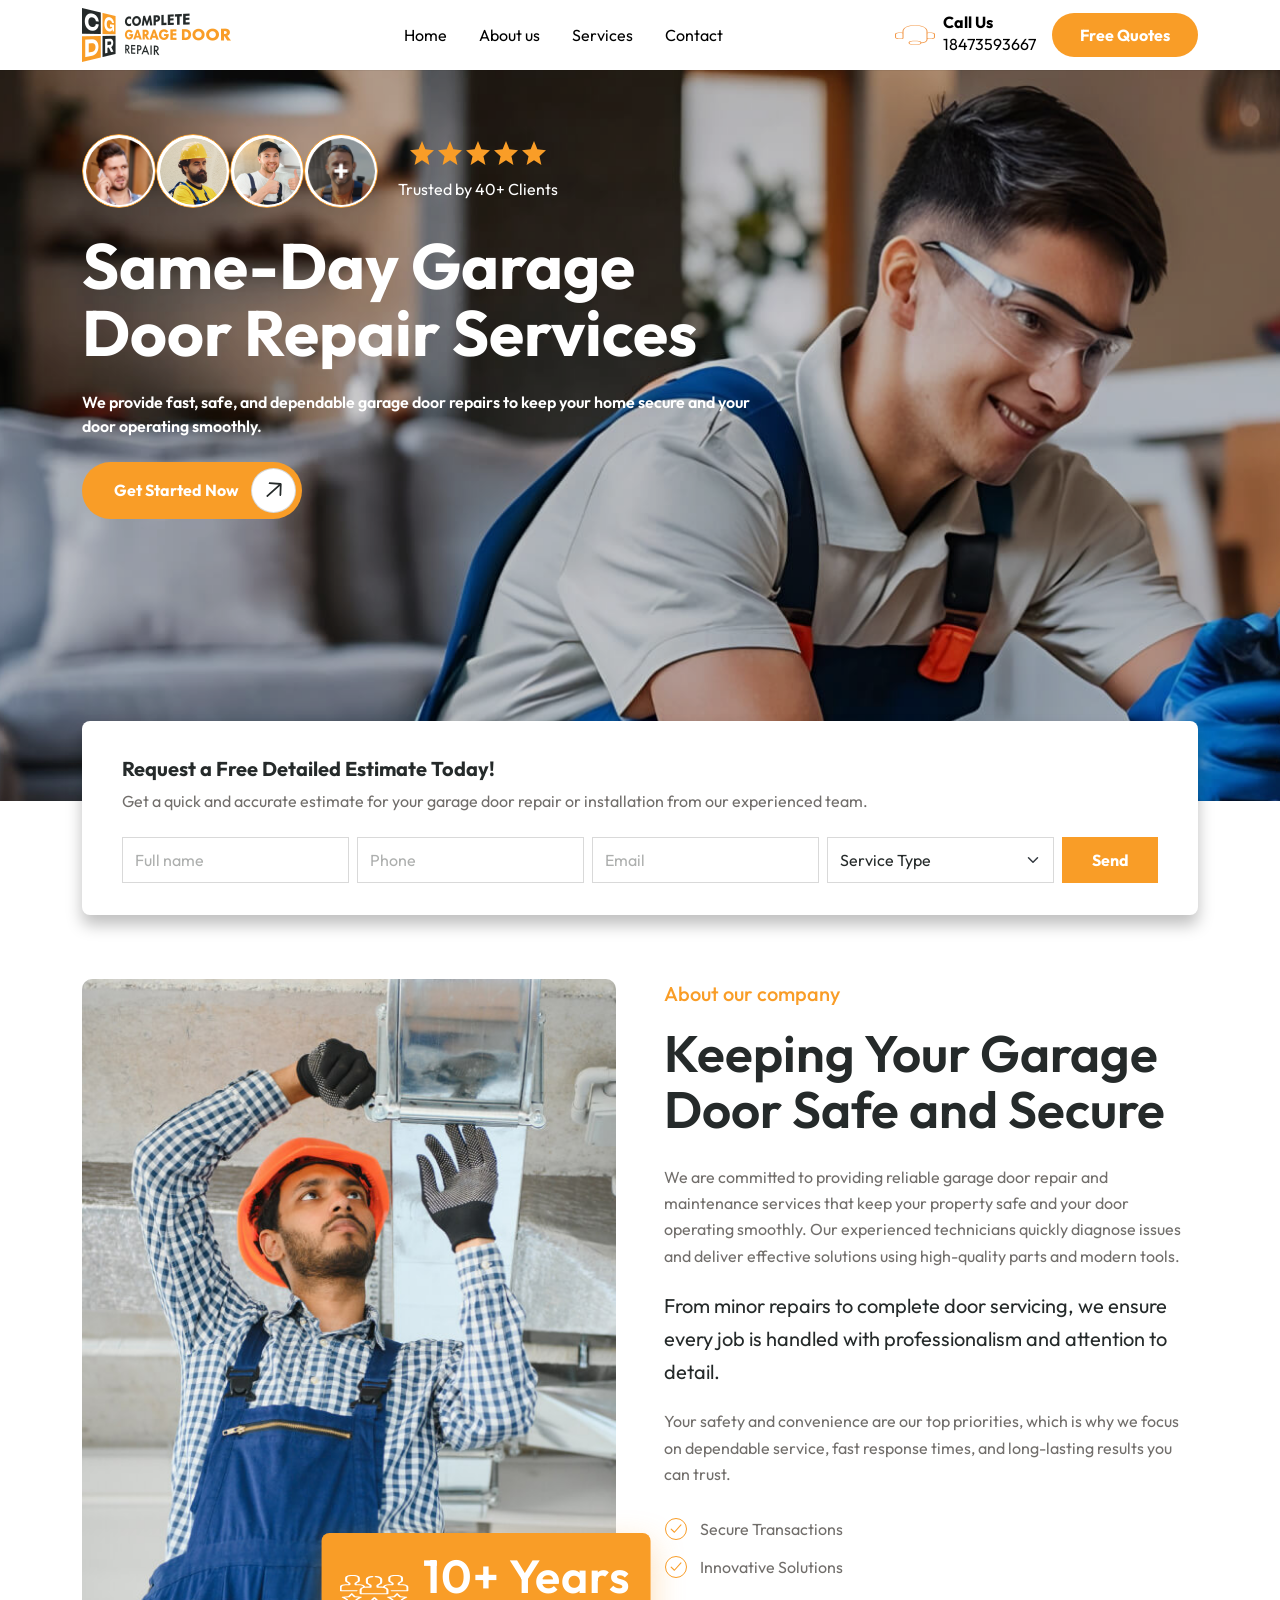
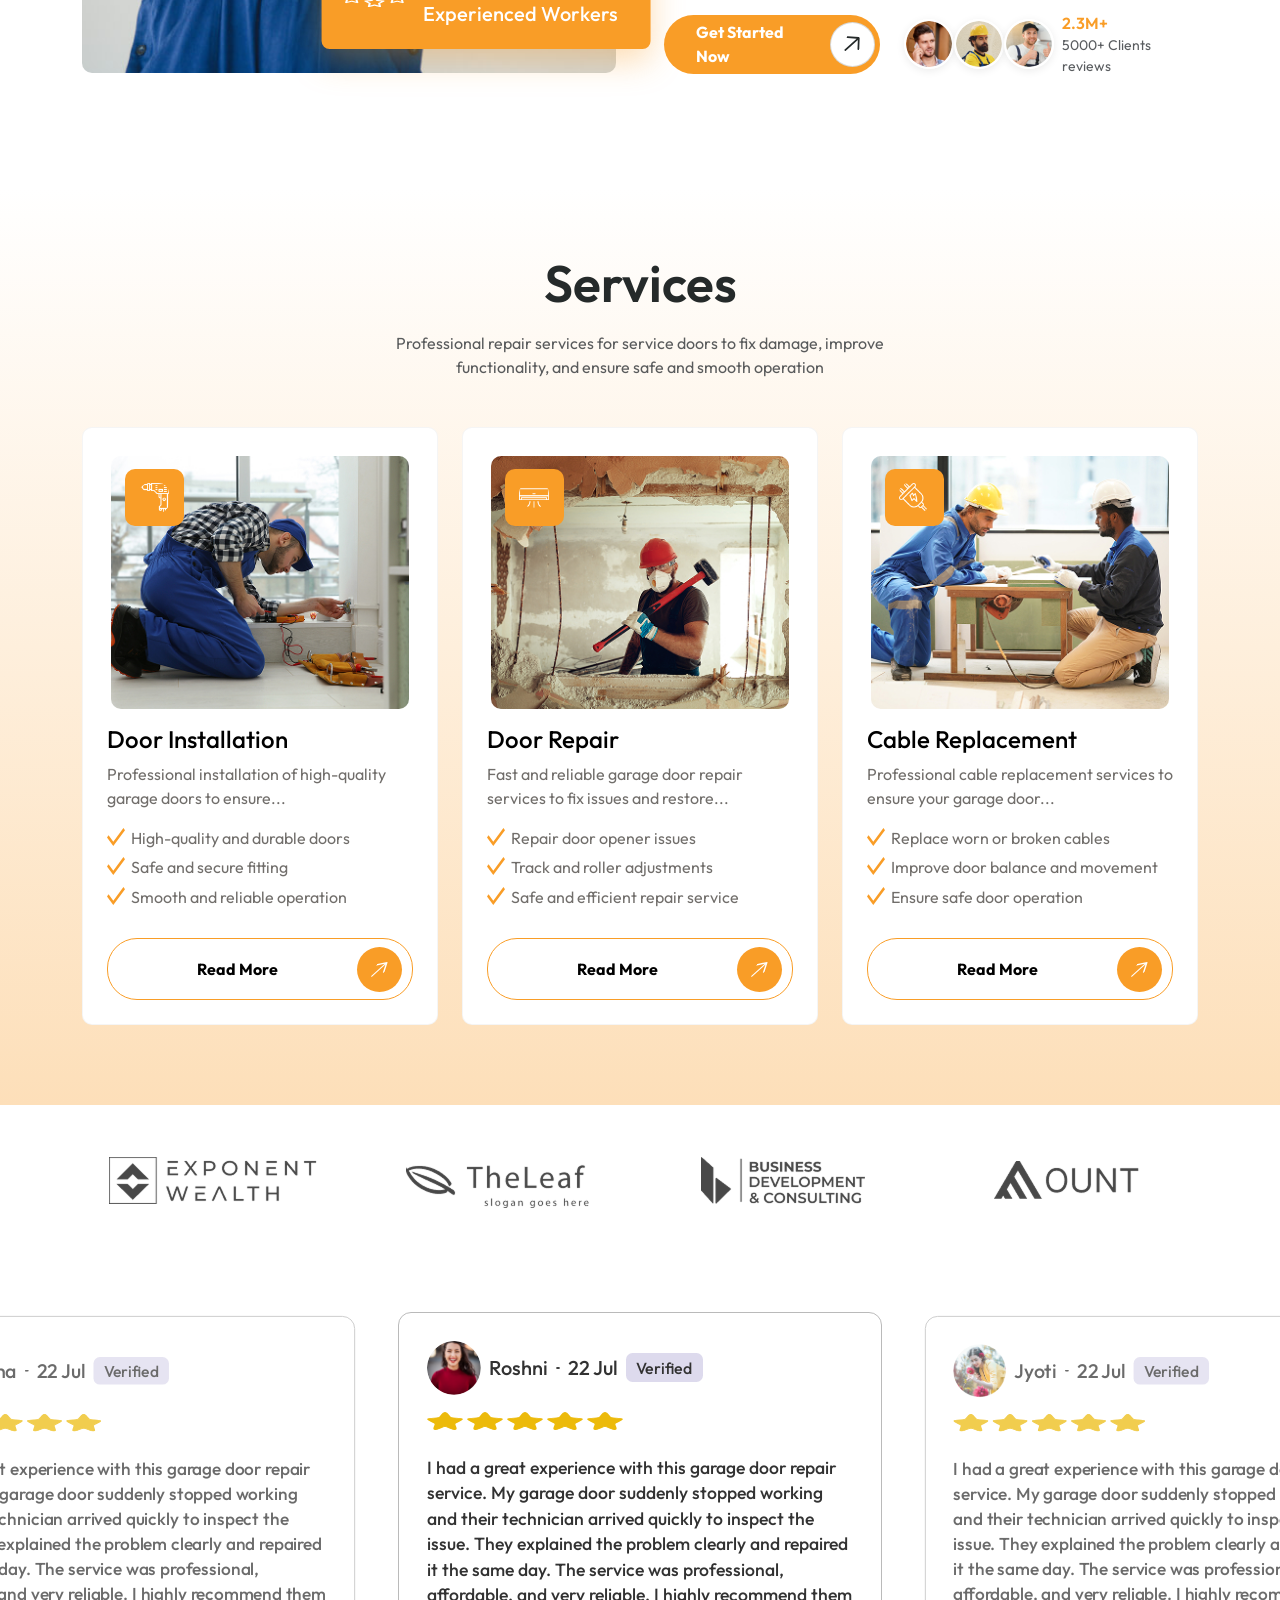
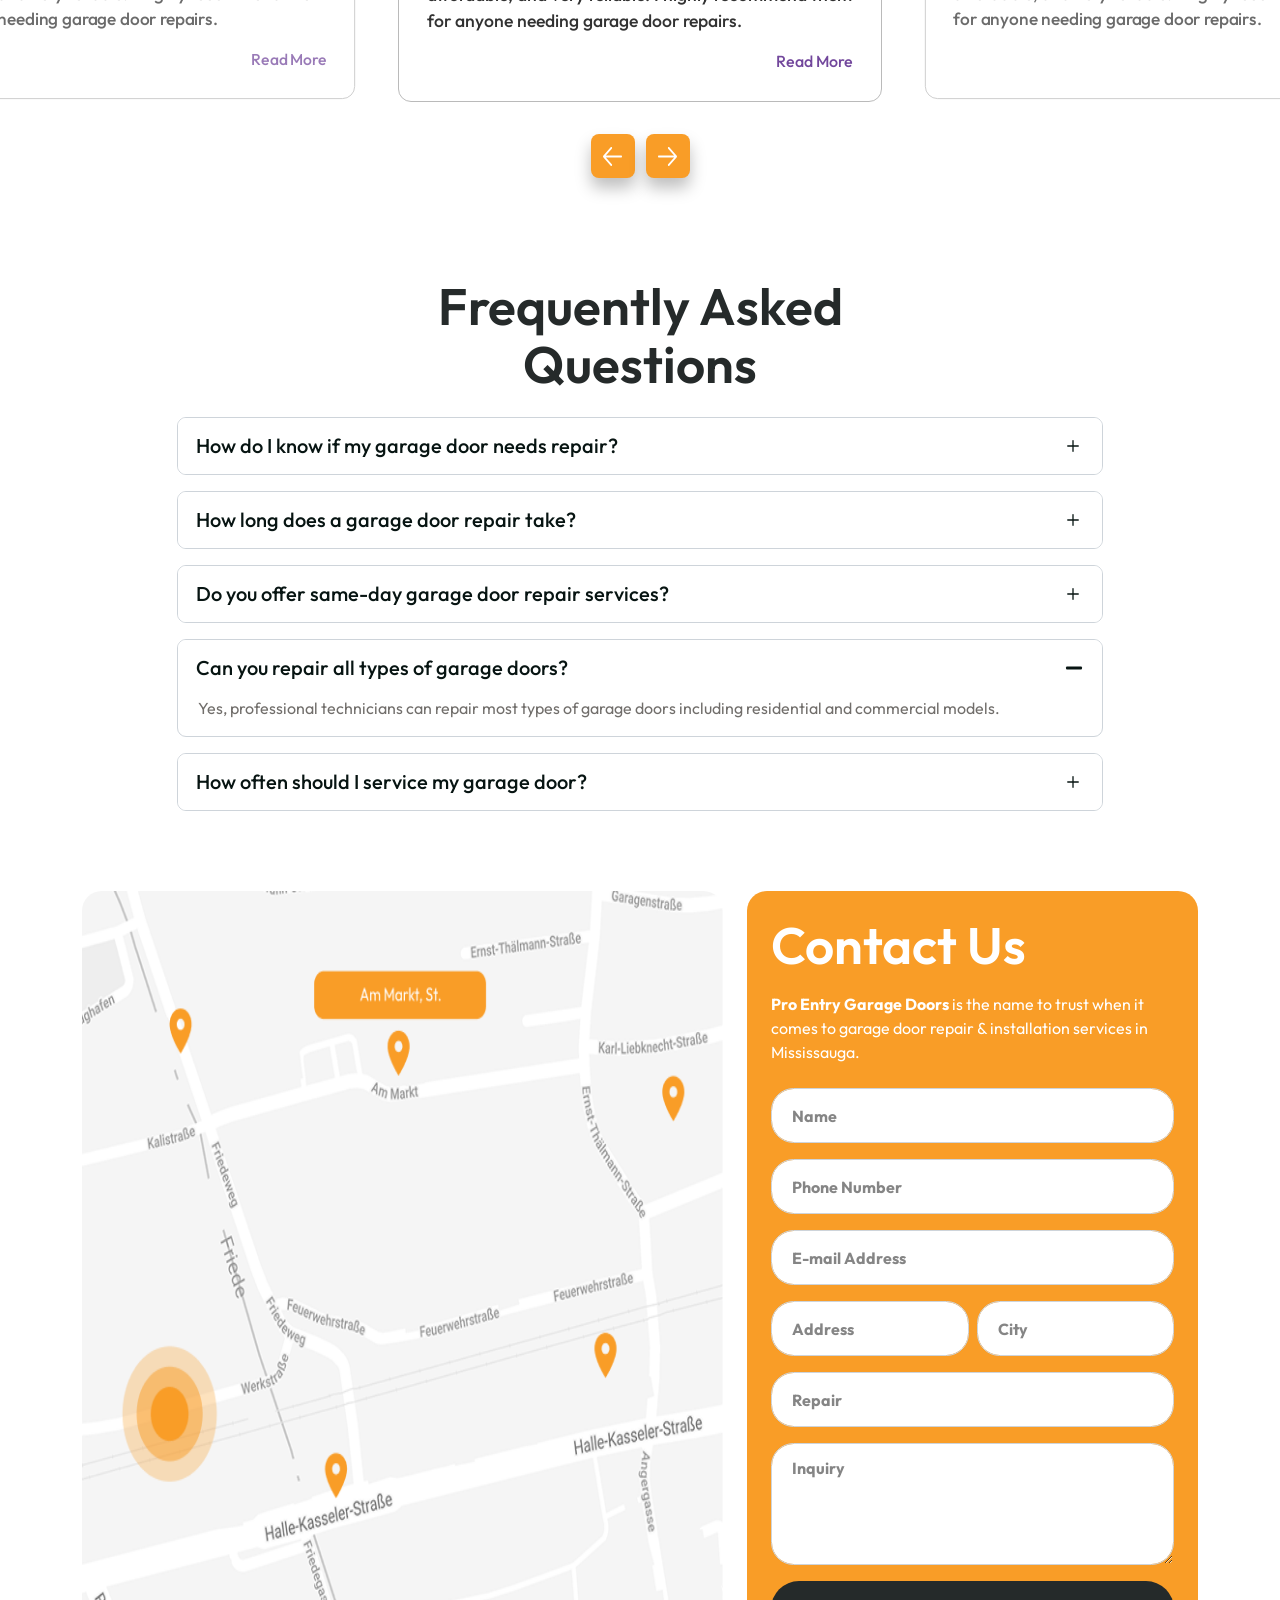
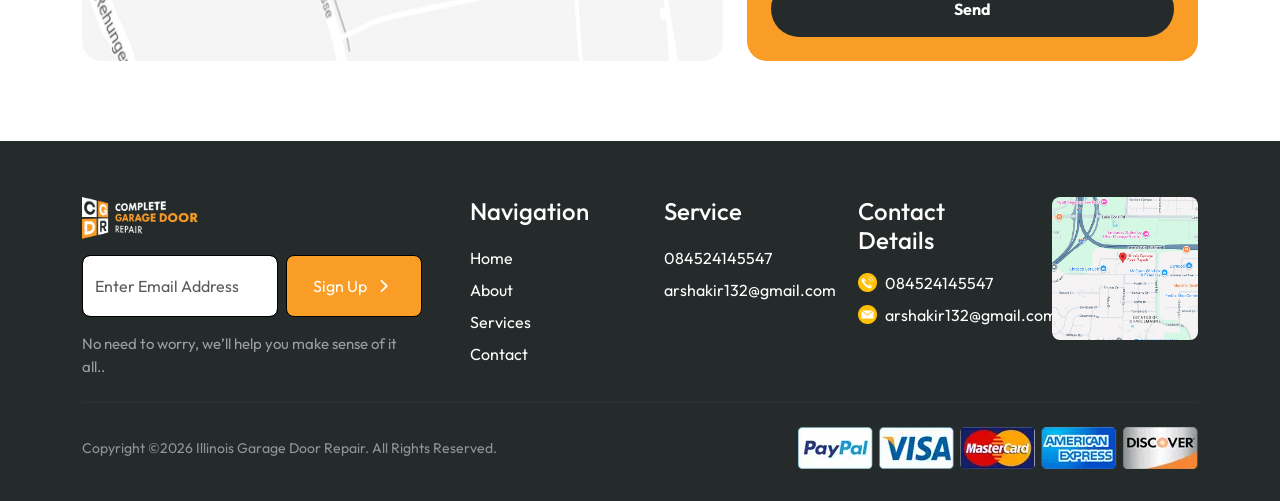
<file: index.html>
<!DOCTYPE html>
<html lang="en">
<head>
  <meta charset="utf-8">
  <meta name="viewport" content="width=device-width, initial-scale=1">
  <title>Complete Garage Door Repair | Same-Day Garage Door Repair Services</title>
  <meta name="description" content="Fast, safe, and dependable garage door repairs. Request a free estimate for repair or installation.">
  <link rel="preconnect" href="https://fonts.googleapis.com">
  <link rel="preconnect" href="https://fonts.gstatic.com" crossorigin>
  <link href="https://fonts.googleapis.com/css2?family=Outfit:wght@400;500;600;700&display=swap" rel="stylesheet">
  <link href="https://cdn.jsdelivr.net/npm/bootstrap@5.3.3/dist/css/bootstrap.min.css" rel="stylesheet" integrity="sha384-QWTKZyjpPEjISv5WaRU9OFeRpok6YctnYmDr5pNlyT2bRjXh0JMhjY6hW+ALEwIH" crossorigin="anonymous">
  <link href="assets/css/main.css" rel="stylesheet">
  <link href="https://cdnjs.cloudflare.com/ajax/libs/OwlCarousel2/2.3.4/assets/owl.carousel.min.css" rel="stylesheet" crossorigin="anonymous" referrerpolicy="no-referrer">
</head>
<body>
  <!-- Header -->
  <header class="site-header sticky-top">
    <nav class="navbar navbar-expand-lg py-2">
      <div class="container">
        <a class="navbar-brand py-0" href="index.html">
          <img src="assets/imgs/brand-logo-site-header.png" alt="Complete Garage Door Repair" class="brand-logo-img">
        </a>
        <button class="navbar-toggler" type="button" data-bs-toggle="collapse" data-bs-target="#mainNav" aria-controls="mainNav" aria-expanded="false" aria-label="Toggle navigation">
          <span class="navbar-toggler-icon"></span>
        </button>
        <div class="collapse navbar-collapse" id="mainNav">
          <ul class="navbar-nav mx-lg-auto mb-2 mb-lg-0 align-items-lg-center">
            <li class="nav-item"><a class="nav-link" href="index.html">Home</a></li>
            <li class="nav-item"><a class="nav-link" href="about.html">About us</a></li>
            <li class="nav-item"><a class="nav-link" href="services.html">Services</a></li>
            <li class="nav-item"><a class="nav-link" href="contact.html">Contact</a></li>
          </ul>
          <div class="d-flex flex-column flex-lg-row align-items-lg-center gap-3 ms-lg-3">
            <div class="call-block d-flex align-items-center gap-2">
              <img src="assets/imgs/icon-header-phone.svg" alt="" class="call-icon" width="40" height="40">
              <div>
                <div class="call-label">Call Us</div>
                <a class="call-num" href="tel:+18473593667">18473593667</a>
              </div>
            </div>
            <a class="btn btn-cg-primary" href="#estimate">Free Quotes</a>
          </div>
        </div>
      </div>
    </nav>
  </header>

  <!-- Hero -->
  <section class="hero-section text-white">
    <div class="hero-bg" aria-hidden="true">
      <img src="assets/imgs/home/hero-background.png" alt="">
      <div class="hero-overlay"></div>
    </div>
    <div class="container hero-inner">
      <div class="row">
        <div class="col-lg-10 col-xl-8">
          <div class="d-flex align-items-center flex-wrap hero-trust-row mb-4 hero-entrance">
            <div class="d-flex align-items-center hero-avatars">
              <div class="avatar-ring me-n2" style="z-index:4"><img src="assets/imgs/home/hero-trust-avatar-01.png" alt=""></div>
              <div class="avatar-ring me-n2" style="z-index:3"><img src="assets/imgs/home/hero-trust-avatar-02.png" alt=""></div>
              <div class="avatar-ring me-n2" style="z-index:2"><img src="assets/imgs/home/hero-trust-avatar-03.png" alt=""></div>
              <div class="avatar-ring" style="z-index:1"><img src="assets/imgs/home/hero-trust-avatar-04.png" alt=""></div>
            </div>
            <div class="hero-stars-trust d-flex flex-column">
              <div class="d-flex align-items-center hero-stars gap-1">
                <img src="assets/imgs/icon-star-rating.svg" alt="">
                <img src="assets/imgs/icon-star-rating.svg" alt="">
                <img src="assets/imgs/icon-star-rating.svg" alt="">
                <img src="assets/imgs/icon-star-rating.svg" alt="">
                <img src="assets/imgs/icon-star-rating.svg" alt="">
              </div>
              <span class="hero-trust-text text-white">Trusted by 40+ Clients</span>
            </div>
          </div>
          <h1 class="hero-title mb-4 hero-entrance">Same-Day Garage Door Repair Services</h1>
          <p class="hero-sub mb-4 hero-entrance">We provide fast, safe, and dependable garage door repairs to keep your home secure and your door operating smoothly.</p>
          <a class="btn-hero-cta hero-entrance" href="#estimate">
            Get Started Now
            <span class="cta-icon"><img src="assets/imgs/icon-cta-arrow.svg" alt=""></span>
          </a>
        </div>
      </div>
    </div>
  </section>

  <!-- Estimate -->
  <section id="estimate" class="pb-0">
    <div class="container">
      <div class="estimate-card reveal">
        <h2 class="mb-2">Request a Free Detailed Estimate Today!</h2>
        <p class="lead-text mb-4">Get a quick and accurate estimate for your garage door repair or installation from our experienced team.</p>
        <form class="row g-2 g-lg-2 align-items-stretch" action="#" method="post">
          <div class="col-12 col-sm-6 col-lg">
            <label class="visually-hidden" for="estName">Full name</label>
            <input type="text" class="form-control" id="estName" name="name" placeholder="Full name" required>
          </div>
          <div class="col-12 col-sm-6 col-lg">
            <label class="visually-hidden" for="estPhone">Phone</label>
            <input type="tel" class="form-control" id="estPhone" name="phone" placeholder="Phone" required>
          </div>
          <div class="col-12 col-sm-6 col-lg">
            <label class="visually-hidden" for="estEmail">Email</label>
            <input type="email" class="form-control" id="estEmail" name="email" placeholder="Email" required>
          </div>
          <div class="col-12 col-sm-6 col-lg">
            <label class="visually-hidden" for="estService">Service Type</label>
            <select class="form-select" id="estService" name="service" required>
              <option selected disabled value="">Service Type</option>
              <option>Installation</option>
              <option>Repair</option>
              <option>Cable replacement</option>
              <option>Other</option>
            </select>
          </div>
          <div class="col-12 col-lg-auto d-grid">
            <button type="submit" class="btn btn-send px-4">Send</button>
          </div>
        </form>
      </div>
    </div>
  </section>

  <!-- About -->
  <section id="about" class="section-about">
    <div class="container">
      <div class="row g-4 g-lg-5 align-items-start">
        <div class="col-lg-6 reveal">
          <div class="about-media">
            <img src="assets/imgs/home/about-technician-garage-door.png" alt="Technician servicing a garage door">
            <div class="experience-badge">
              <img src="assets/imgs/icon-experience-badge.svg" alt="" class="badge-icon">
              <div class="years">10+ Years</div>
              <div class="sub">Experienced Workers</div>
            </div>
          </div>
        </div>
        <div class="col-lg-6 reveal">
          <p class="about-kicker">About our company</p>
          <h2 class="about-title">Keeping Your Garage Door Safe and Secure</h2>
          <div class="about-body">
            <p>We are committed to providing reliable garage door repair and maintenance services that keep your property safe and your door operating smoothly. Our experienced technicians quickly diagnose issues and deliver effective solutions using high-quality parts and modern tools.</p>
            <p class="lead-in">From minor repairs to complete door servicing, we ensure every job is handled with professionalism and attention to detail.</p>
            <p>Your safety and convenience are our top priorities, which is why we focus on dependable service, fast response times, and long-lasting results you can trust.</p>
          </div>
          <div class="about-checklist">
            <div class="check-row">
              <img class="check-ic-circled" src="assets/imgs/icon-about-check-circled.svg" alt="" width="24" height="24">
              <span>Secure Transactions</span>
            </div>
            <div class="check-row">
              <img class="check-ic-circled" src="assets/imgs/icon-about-check-circled.svg" alt="" width="24" height="24">
              <span>Innovative Solutions</span>
            </div>
          </div>
          <div class="about-cta-row d-flex flex-column flex-sm-row align-items-sm-center gap-4">
            <a class="btn-hero-cta" href="#contact">
              Get Started Now
              <span class="cta-icon"><img src="assets/imgs/icon-cta-arrow.svg" alt=""></span>
            </a>
            <div class="reviews-pill d-flex align-items-center gap-2">
              <div class="d-flex" style="margin-left:0">
                <img class="avatar-sm me-n2" src="assets/imgs/home/hero-trust-avatar-01.png" alt="">
                <img class="avatar-sm me-n2" src="assets/imgs/home/hero-trust-avatar-02.png" alt="">
                <img class="avatar-sm" src="assets/imgs/home/hero-trust-avatar-03.png" alt="">
              </div>
              <div>
                <div class="stat">2.3M+</div>
                <div class="small text-muted">5000+ Clients reviews</div>
              </div>
            </div>
          </div>
        </div>
      </div>
    </div>
  </section>

  <!-- Services -->
  <section id="services" class="section-services">
    <div class="container">
      <div class="text-center mb-5 reveal">
        <h2 class="section-title mb-3">Services</h2>
        <p class="mx-auto text-muted" style="max-width:33rem">Professional repair services for service doors to fix damage, improve functionality, and ensure safe and smooth operation</p>
      </div>
      <div class="row g-4">
        <div class="col-md-6 col-lg-4 reveal">
          <article class="service-card p-3 pb-4 d-flex flex-column h-100">
            <div class="thumb">
              <span class="icon-badge"><img src="assets/imgs/home/service-badge-door-installation.png" alt=""></span>
              <img src="assets/imgs/home/service-photo-door-installation.png" alt="Door installation">
            </div>
            <div class="px-2 flex-grow-1 d-flex flex-column">
              <h3 class="mt-3 mb-2">Door Installation</h3>
              <p class="excerpt mb-3">Professional installation of high-quality garage doors to ensure...</p>
              <ul class="mb-4 flex-grow-1">
                <li><img src="assets/imgs/icon-list-bullet.svg" alt="">High-quality and durable doors</li>
                <li><img src="assets/imgs/icon-list-bullet.svg" alt="">Safe and secure fitting</li>
                <li><img src="assets/imgs/icon-list-bullet.svg" alt="">Smooth and reliable operation</li>
              </ul>
              <a class="btn-read-more mt-auto" href="service-detail.html"><span class="btn-read-more__label">Read More</span><span class="arrow-circle"><img src="assets/imgs/icon-read-more-arrow.svg" alt=""></span></a>
            </div>
          </article>
        </div>
        <div class="col-md-6 col-lg-4 reveal">
          <article class="service-card p-3 pb-4 d-flex flex-column h-100">
            <div class="thumb">
              <span class="icon-badge"><img src="assets/imgs/home/service-badge-door-repair.png" alt=""></span>
              <img src="assets/imgs/home/service-photo-door-repair.png" alt="Door repair">
            </div>
            <div class="px-2 flex-grow-1 d-flex flex-column">
              <h3 class="mt-3 mb-2">Door Repair</h3>
              <p class="excerpt mb-3">Fast and reliable garage door repair services to fix issues and restore...</p>
              <ul class="mb-4 flex-grow-1">
                <li><img src="assets/imgs/icon-list-bullet.svg" alt="">Repair door opener issues</li>
                <li><img src="assets/imgs/icon-list-bullet.svg" alt="">Track and roller adjustments</li>
                <li><img src="assets/imgs/icon-list-bullet.svg" alt="">Safe and efficient repair service</li>
              </ul>
              <a class="btn-read-more mt-auto" href="service-detail.html"><span class="btn-read-more__label">Read More</span><span class="arrow-circle"><img src="assets/imgs/icon-read-more-arrow.svg" alt=""></span></a>
            </div>
          </article>
        </div>
        <div class="col-md-6 col-lg-4 reveal">
          <article class="service-card p-3 pb-4 d-flex flex-column h-100">
            <div class="thumb">
              <span class="icon-badge"><img src="assets/imgs/home/service-badge-cable-replacement.png" alt=""></span>
              <img src="assets/imgs/home/service-photo-cable-replacement.png" alt="Cable replacement">
            </div>
            <div class="px-2 flex-grow-1 d-flex flex-column">
              <h3 class="mt-3 mb-2">Cable Replacement</h3>
              <p class="excerpt mb-3">Professional cable replacement services to ensure your garage door...</p>
              <ul class="mb-4 flex-grow-1">
                <li><img src="assets/imgs/icon-list-bullet.svg" alt="">Replace worn or broken cables</li>
                <li><img src="assets/imgs/icon-list-bullet.svg" alt="">Improve door balance and movement</li>
                <li><img src="assets/imgs/icon-list-bullet.svg" alt="">Ensure safe door operation</li>
              </ul>
              <a class="btn-read-more mt-auto" href="service-detail.html"><span class="btn-read-more__label">Read More</span><span class="arrow-circle"><img src="assets/imgs/icon-read-more-arrow.svg" alt=""></span></a>
            </div>
          </article>
        </div>
      </div>
    </div>
  </section>

  <!-- Partners -->
  <section class="section-partners bg-white">
    <div class="container">
      <div class="row row-cols-2 row-cols-md-4 align-items-center justify-content-center g-4 py-2 reveal">
        <div class="col text-center"><img src="assets/imgs/home/partner-logo-01.png" alt="Partner logo"></div>
        <div class="col text-center"><img src="assets/imgs/home/partner-logo-02.png" alt="Partner logo"></div>
        <div class="col text-center"><img src="assets/imgs/home/partner-logo-03.png" alt="Partner logo"></div>
        <div class="col text-center"><img src="assets/imgs/home/partner-logo-04.png" alt="Partner logo"></div>
      </div>
    </div>
  </section>

  <!-- Testimonials -->
  <section class="section-testimonials pt-5">
    <div class="testimonials-carousel-wrap reveal">
      <div class="owl-carousel testimonials-owl" id="testimonialsOwl">
        <div class="item">
          <article class="testimonial-card secondary h-100">
            <div class="d-flex flex-wrap align-items-center justify-content-between gap-2 mb-3">
              <div class="d-flex align-items-center gap-2 flex-wrap">
                <img class="avatar" src="assets/imgs/home/testimonial-avatar-roshni.png" alt="">
                <span class="name">Roshni</span>
                <img src="assets/imgs/home/icon-testimonial-separator.svg" alt="" width="4" height="4">
                <span class="name">22 Jul</span>
                <span class="verified">Verified</span>
              </div>
              <div class="stars d-flex gap-1 flex-shrink-0">
                <img src="assets/imgs/icon-testimonial-star.svg" alt="">
                <img src="assets/imgs/icon-testimonial-star.svg" alt="">
                <img src="assets/imgs/icon-testimonial-star.svg" alt="">
                <img src="assets/imgs/icon-testimonial-star.svg" alt="">
                <img src="assets/imgs/icon-testimonial-star.svg" alt="">
              </div>
            </div>
            <p class="body mb-3">I had a great experience with this garage door repair service. My garage door suddenly stopped working and their technician arrived quickly to inspect the issue. They explained the problem clearly and repaired it the same day. The service was professional, affordable, and very reliable. I highly recommend them for anyone needing garage door repairs.</p>
            <a href="#" class="read-more">Read More</a>
          </article>
        </div>
        <div class="item">
          <article class="testimonial-card secondary h-100">
            <div class="d-flex flex-wrap align-items-center justify-content-between gap-2 mb-3">
              <div class="d-flex align-items-center gap-2 flex-wrap">
                <img class="avatar" src="assets/imgs/home/testimonial-avatar-jyoti.png" alt="">
                <span class="name">Jyoti</span>
                <img src="assets/imgs/home/icon-testimonial-separator.svg" alt="" width="4" height="4">
                <span class="name">22 Jul</span>
                <span class="verified">Verified</span>
              </div>
              <div class="stars d-flex gap-1 flex-shrink-0">
                <img src="assets/imgs/icon-testimonial-star.svg" alt="">
                <img src="assets/imgs/icon-testimonial-star.svg" alt="">
                <img src="assets/imgs/icon-testimonial-star.svg" alt="">
                <img src="assets/imgs/icon-testimonial-star.svg" alt="">
                <img src="assets/imgs/icon-testimonial-star.svg" alt="">
              </div>
            </div>
            <p class="body mb-3">I had a great experience with this garage door repair service. My garage door suddenly stopped working and their technician arrived quickly to inspect the issue. They explained the problem clearly and repaired it the same day. The service was professional, affordable, and very reliable. I highly recommend them for anyone needing garage door repairs.</p>
            <a href="#" class="read-more">Read More</a>
          </article>
        </div>
        <div class="item">
          <article class="testimonial-card secondary h-100">
            <div class="d-flex flex-wrap align-items-center justify-content-between gap-2 mb-3">
              <div class="d-flex align-items-center gap-2 flex-wrap">
                <img class="avatar" src="assets/imgs/home/testimonial-avatar-neha.png" alt="">
                <span class="name">Neha</span>
                <img src="assets/imgs/home/icon-testimonial-separator.svg" alt="" width="4" height="4">
                <span class="name">22 Jul</span>
                <span class="verified">Verified</span>
              </div>
              <div class="stars d-flex gap-1 flex-shrink-0">
                <img src="assets/imgs/icon-testimonial-star.svg" alt="">
                <img src="assets/imgs/icon-testimonial-star.svg" alt="">
                <img src="assets/imgs/icon-testimonial-star.svg" alt="">
                <img src="assets/imgs/icon-testimonial-star.svg" alt="">
                <img src="assets/imgs/icon-testimonial-star.svg" alt="">
              </div>
            </div>
            <p class="body mb-3">I had a great experience with this garage door repair service. My garage door suddenly stopped working and their technician arrived quickly to inspect the issue. They explained the problem clearly and repaired it the same day. The service was professional, affordable, and very reliable. I highly recommend them for anyone needing garage door repairs.</p>
            <a href="#" class="read-more">Read More</a>
          </article>
        </div>
      </div>
      <div class="text-center mt-4 testimonials-carousel-nav">
        <button type="button" class="carousel-nav me-2" id="testimonialPrev" aria-label="Previous testimonial">
          <img src="assets/imgs/icon-carousel-chevron.svg" alt="" style="transform:scaleX(-1)">
        </button>
        <button type="button" class="carousel-nav" id="testimonialNext" aria-label="Next testimonial">
          <img src="assets/imgs/icon-carousel-chevron.svg" alt="">
        </button>
      </div>
    </div>
  </section>

  <!-- FAQ -->
  <section class="section-faq">
    <div class="container">
      <h2 class="section-title faq-section-heading text-center mb-4 reveal">
        <span class="faq-section-heading__line">Frequently Asked</span>
        <span class="faq-section-heading__line">Questions</span>
      </h2>
      <div class="row justify-content-center reveal">
        <div class="col-lg-10">
          <div class="accordion accordion-cg" id="faqAccordion">
            <div class="accordion-item">
              <h3 class="accordion-header">
                <button class="accordion-button collapsed position-relative" type="button" data-bs-toggle="collapse" data-bs-target="#faq1" aria-expanded="false" aria-controls="faq1">
                  How do I know if my garage door needs repair?
                  <img class="accordion-icon icon-plus" src="assets/imgs/icon-accordion-plus.svg" alt="">
                  <span class="accordion-icon icon-minus" aria-hidden="true"></span>
                </button>
              </h3>
              <div id="faq1" class="accordion-collapse collapse" data-bs-parent="#faqAccordion">
                <div class="accordion-body">Unusual noises, slow movement, uneven closing, or a door that won’t open fully are common signs. If you notice broken cables, bent tracks, or opener issues, contact a professional for a safety inspection.</div>
              </div>
            </div>
            <div class="accordion-item">
              <h3 class="accordion-header">
                <button class="accordion-button collapsed position-relative" type="button" data-bs-toggle="collapse" data-bs-target="#faq2" aria-expanded="false" aria-controls="faq2">
                  How long does a garage door repair take?
                  <img class="accordion-icon icon-plus" src="assets/imgs/icon-accordion-plus.svg" alt="">
                  <span class="accordion-icon icon-minus" aria-hidden="true"></span>
                </button>
              </h3>
              <div id="faq2" class="accordion-collapse collapse" data-bs-parent="#faqAccordion">
                <div class="accordion-body">Many common repairs are completed within a few hours once parts are available. Complex issues or specialty doors may require additional time; we’ll give you a clear timeline after inspection.</div>
              </div>
            </div>
            <div class="accordion-item">
              <h3 class="accordion-header">
                <button class="accordion-button collapsed position-relative" type="button" data-bs-toggle="collapse" data-bs-target="#faq3" aria-expanded="false" aria-controls="faq3">
                  Do you offer same-day garage door repair services?
                  <img class="accordion-icon icon-plus" src="assets/imgs/icon-accordion-plus.svg" alt="">
                  <span class="accordion-icon icon-minus" aria-hidden="true"></span>
                </button>
              </h3>
              <div id="faq3" class="accordion-collapse collapse" data-bs-parent="#faqAccordion">
                <div class="accordion-body">Yes—when scheduling allows, we prioritize urgent repairs so you can secure your home quickly. Call early for the best same-day availability.</div>
              </div>
            </div>
            <div class="accordion-item">
              <h3 class="accordion-header">
                <button class="accordion-button position-relative" type="button" data-bs-toggle="collapse" data-bs-target="#faq4" aria-expanded="true" aria-controls="faq4">
                  Can you repair all types of garage doors?
                  <img class="accordion-icon icon-plus" src="assets/imgs/icon-accordion-plus.svg" alt="">
                  <span class="accordion-icon icon-minus" aria-hidden="true"></span>
                </button>
              </h3>
              <div id="faq4" class="accordion-collapse collapse show" data-bs-parent="#faqAccordion">
                <div class="accordion-body">Yes, professional technicians can repair most types of garage doors including residential and commercial models.</div>
              </div>
            </div>
            <div class="accordion-item">
              <h3 class="accordion-header">
                <button class="accordion-button collapsed position-relative" type="button" data-bs-toggle="collapse" data-bs-target="#faq5" aria-expanded="false" aria-controls="faq5">
                  How often should I service my garage door?
                  <img class="accordion-icon icon-plus" src="assets/imgs/icon-accordion-plus.svg" alt="">
                  <span class="accordion-icon icon-minus" aria-hidden="true"></span>
                </button>
              </h3>
              <div id="faq5" class="accordion-collapse collapse" data-bs-parent="#faqAccordion">
                <div class="accordion-body">Annual maintenance is recommended for most homes. Heavier use or harsh weather may benefit from twice-yearly tune-ups to keep springs, cables, and openers in safe working order.</div>
              </div>
            </div>
          </div>
        </div>
      </div>
    </div>
  </section>

  <!-- Contact -->
  <section id="contact" class="section-contact">
    <div class="container">
      <div class="row g-4 align-items-stretch">
        <div class="col-lg-7 reveal d-flex flex-column">
          <div class="map-wrap position-relative w-100 flex-fill">
            <img class="map-img" src="assets/imgs/home/contact-locations-map.png" alt="Service area map">
          </div>
        </div>
        <div class="col-lg-5 reveal">
          <div class="contact-form-panel h-100">
            <h2 class="mb-3">Contact Us</h2>
            <p class="intro mb-4"><strong>Pro Entry Garage Doors</strong> is the name to trust when it comes to garage door repair &amp; installation services in Mississauga.</p>
            <form action="#" method="post">
              <div class="d-flex flex-column gap-3">
                <input type="text" class="form-control" name="name" placeholder="Name" required>
                <input type="tel" class="form-control" name="phone" placeholder="Phone Number" required>
                <input type="email" class="form-control" name="email" placeholder="E-mail Address" required>
                <div class="row g-2">
                  <div class="col-6"><input type="text" class="form-control" name="address" placeholder="Address"></div>
                  <div class="col-6"><input type="text" class="form-control" name="city" placeholder="City"></div>
                </div>
                <input type="text" class="form-control" name="repair" placeholder="Repair">
                <textarea class="form-control" name="inquiry" rows="4" placeholder="Inquiry"></textarea>
                <button type="submit" class="btn btn-submit">Send</button>
              </div>
            </form>
          </div>
        </div>
      </div>
    </div>
  </section>

  <!-- Footer -->
  <footer class="site-footer">
    <div class="container">
      <div class="row g-4 g-lg-5">
        <div class="col-lg-4">
          <img src="assets/imgs/brand-logo-site-footer.png" alt="Complete Garage Door Repair" class="footer-brand mb-3">
          <form class="newsletter d-flex flex-column flex-sm-row gap-2 mb-3">
            <input type="email" class="form-control flex-grow-1" placeholder="Enter Email Address" aria-label="Email">
            <button type="button" class="btn btn-signup">
              Sign Up
              <img src="assets/imgs/icon-footer-newsletter-arrow.svg" alt="" width="22" height="22">
            </button>
          </form>
          <p class="footer-newsletter-note small mb-0">No need to worry, we’ll help you make sense of it all..</p>
        </div>
        <div class="col-6 col-lg-2">
          <h3 class="footer-title mb-3">Navigation</h3>
          <nav class="nav flex-column">
            <a class="nav-link px-0" href="index.html">Home</a>
            <a class="nav-link px-0" href="about.html">About</a>
            <a class="nav-link px-0" href="services.html">Services</a>
            <a class="nav-link px-0" href="contact.html">Contact</a>
          </nav>
        </div>
        <div class="col-6 col-lg-2">
          <h3 class="footer-title mb-3">Service</h3>
          <nav class="nav flex-column">
            <a class="nav-link px-0" href="tel:+084524145547">084524145547</a>
            <a class="nav-link px-0" href="mailto:arshakir132@gmail.com">arshakir132@gmail.com</a>
          </nav>
        </div>
        <div class="col-lg-2">
          <h3 class="footer-title mb-3">Contact Details</h3>
          <div class="contact-row d-flex align-items-center gap-2 mb-2">
            <img src="assets/imgs/icon-footer-phone.png" alt="">
            <a class="text-white text-decoration-none" href="tel:+084524145547">084524145547</a>
          </div>
          <div class="contact-row d-flex align-items-center gap-2">
            <img src="assets/imgs/icon-footer-email.png" alt="">
            <a class="text-white text-decoration-none" href="mailto:arshakir132@gmail.com">arshakir132@gmail.com</a>
          </div>
        </div>
        <div class="col-lg-2">
          <div class="footer-map">
            <img src="assets/imgs/footer-location-map.png" alt="Map">
          </div>
        </div>
      </div>
      <hr class="my-4">
      <div class="row align-items-center gy-3">
        <div class="col-md-6 small text-white-50">Copyright ©2026 Illinois Garage Door Repair. All Rights Reserved.</div>
        <div class="col-md-6 text-md-end">
          <img src="assets/imgs/payment-methods-accepted.png" alt="Accepted payment methods" class="pay-icons img-fluid">
        </div>
      </div>
    </div>
  </footer>

  <script src="https://cdn.jsdelivr.net/npm/bootstrap@5.3.3/dist/js/bootstrap.bundle.min.js" integrity="sha384-YvpcrYf0tY3lHB60NNkmXc5s9fDVZLESaAA55NDzOxhy9GkcIdslK1eN7N6jIeHz" crossorigin="anonymous"></script>
  <script src="https://cdnjs.cloudflare.com/ajax/libs/jquery/3.7.1/jquery.min.js" crossorigin="anonymous" referrerpolicy="no-referrer"></script>
  <script src="https://cdnjs.cloudflare.com/ajax/libs/OwlCarousel2/2.3.4/owl.carousel.min.js" crossorigin="anonymous" referrerpolicy="no-referrer"></script>
  <script src="assets/js/main.js"></script>
  <script src="assets/js/testimonials-carousel.js"></script>
</body>
</html>
</file>
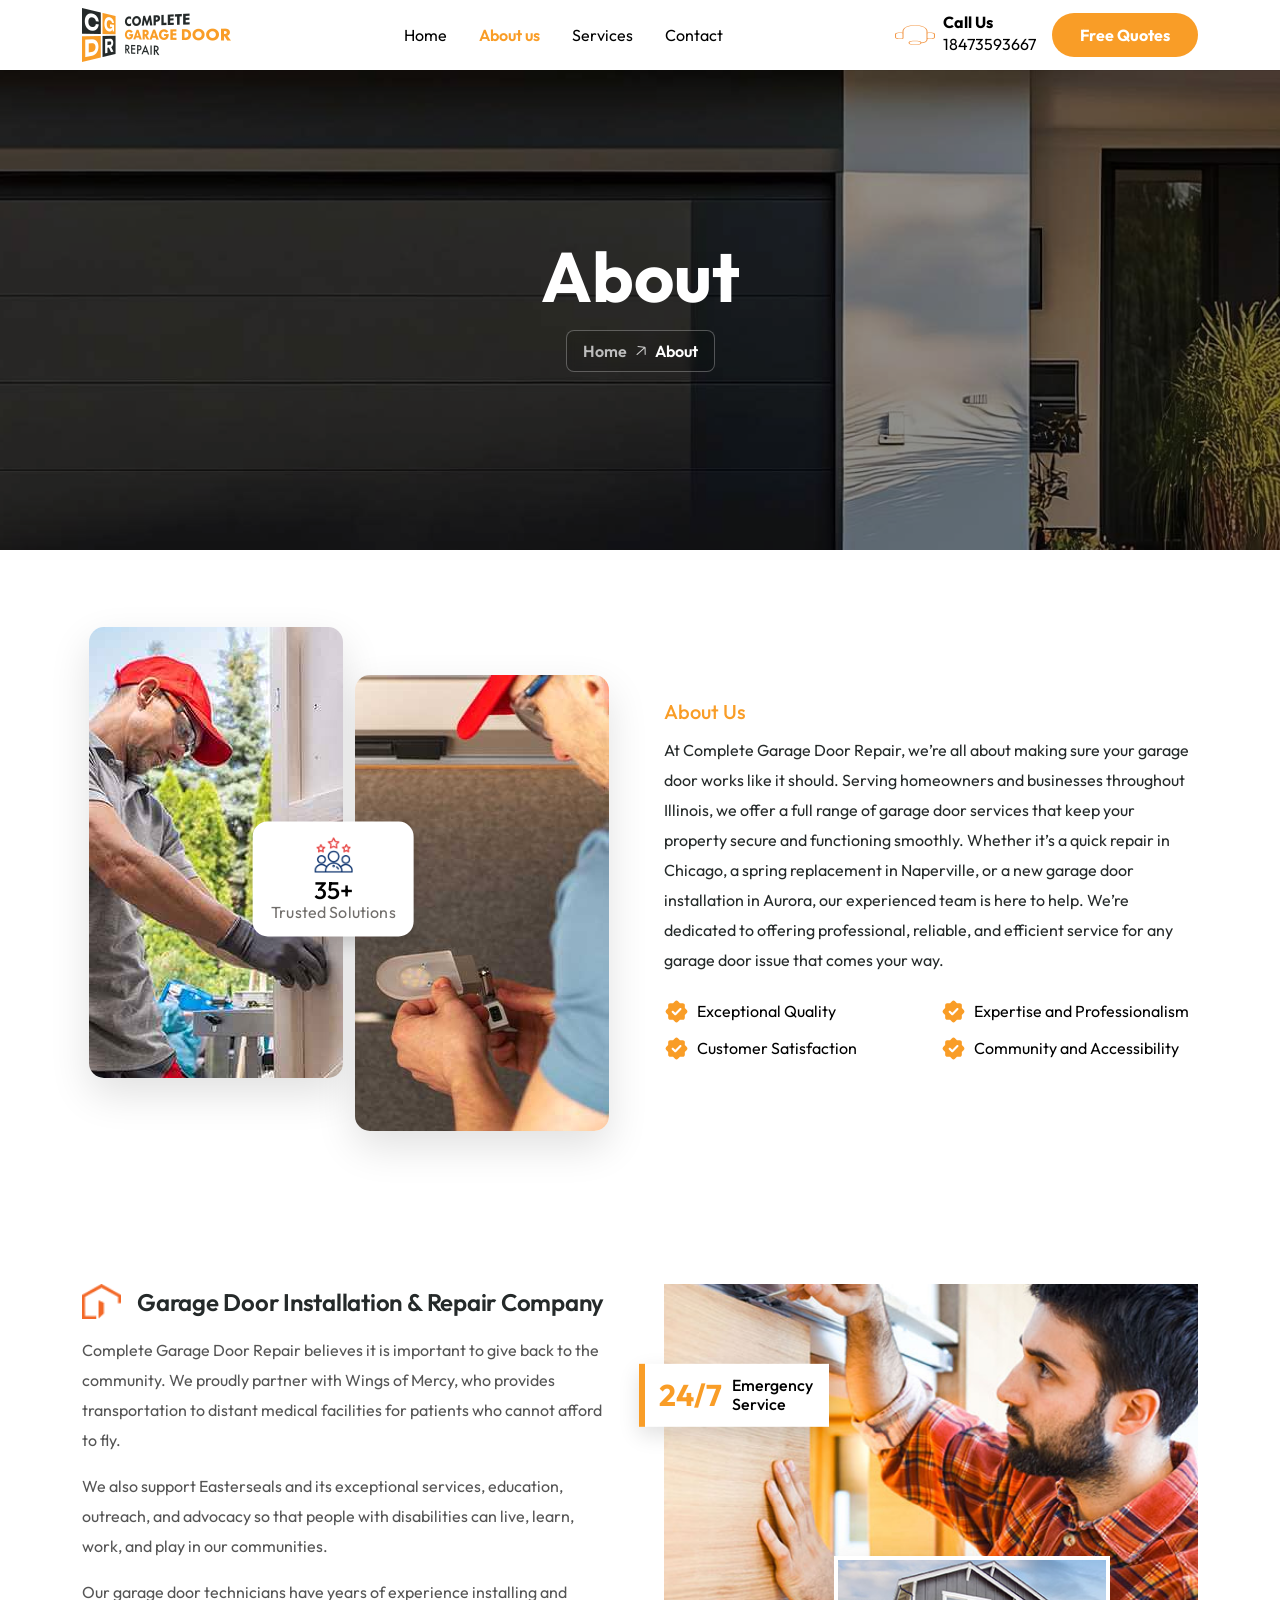
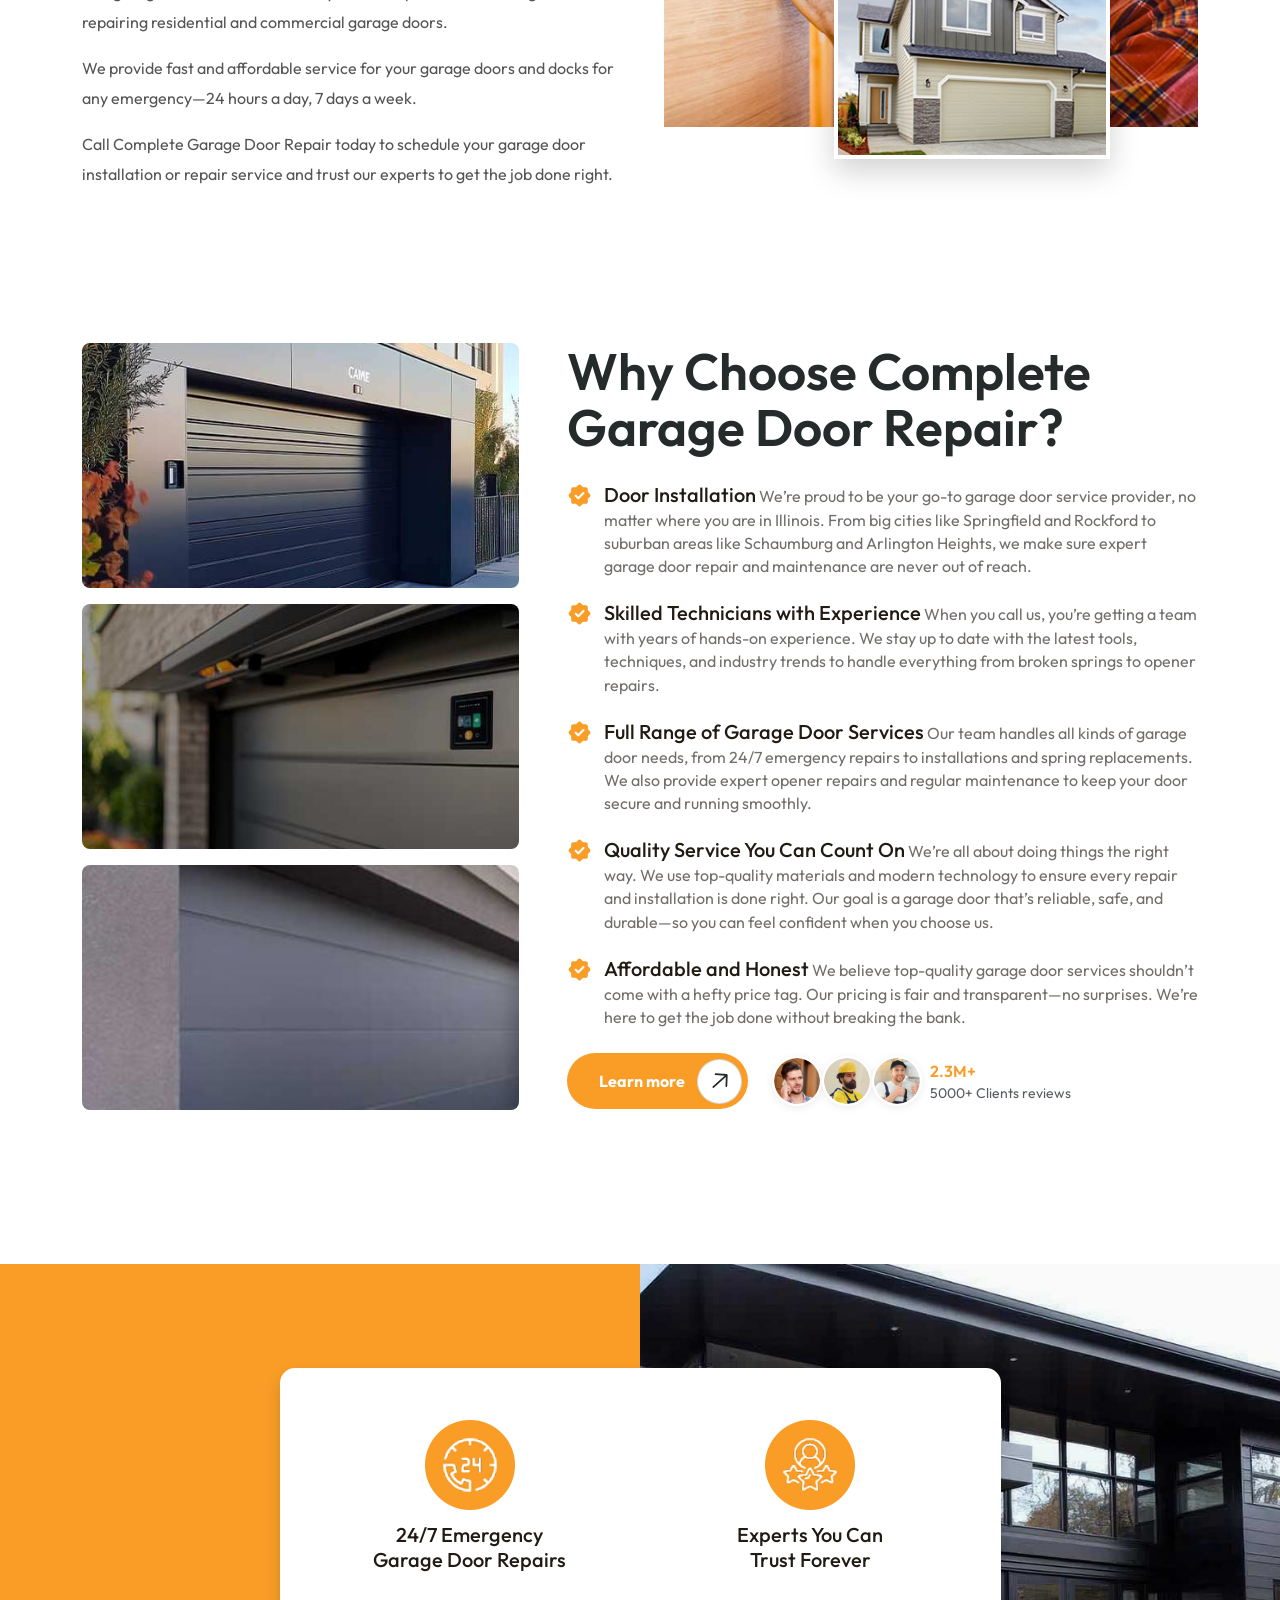
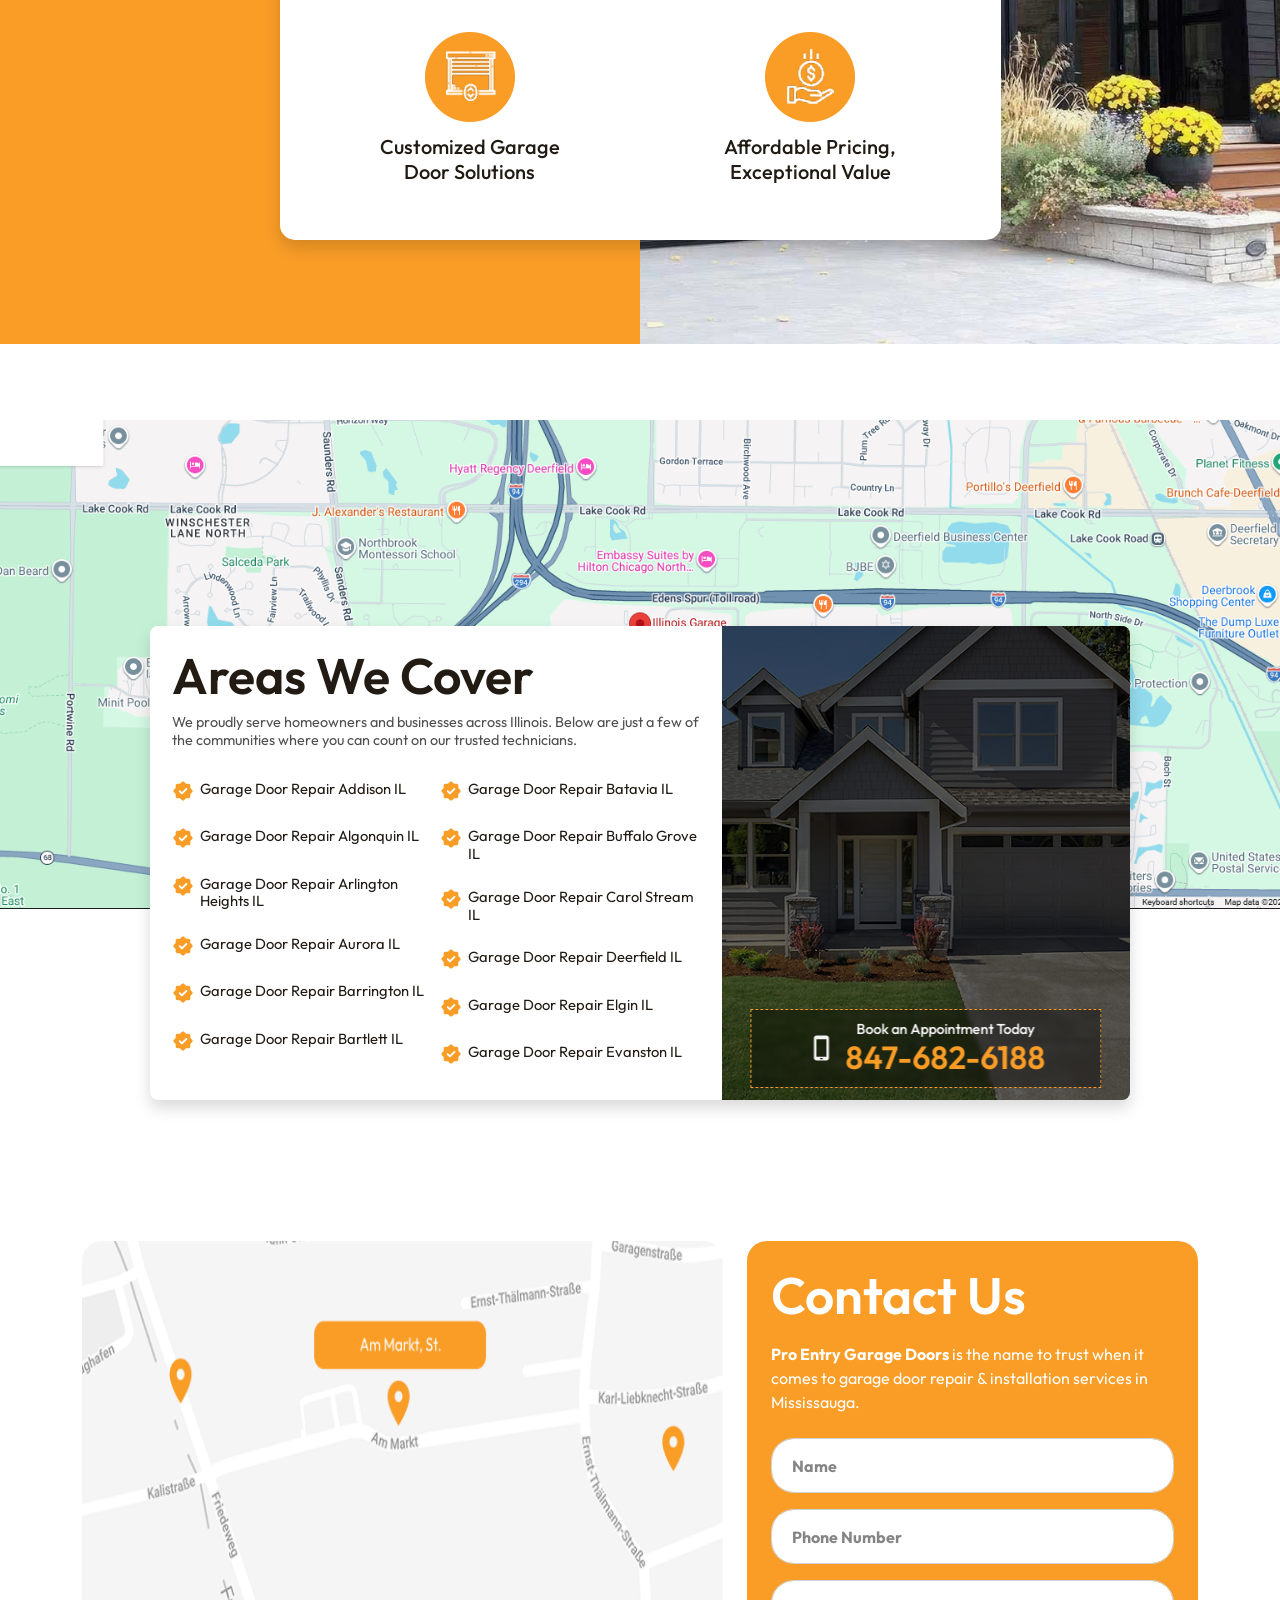
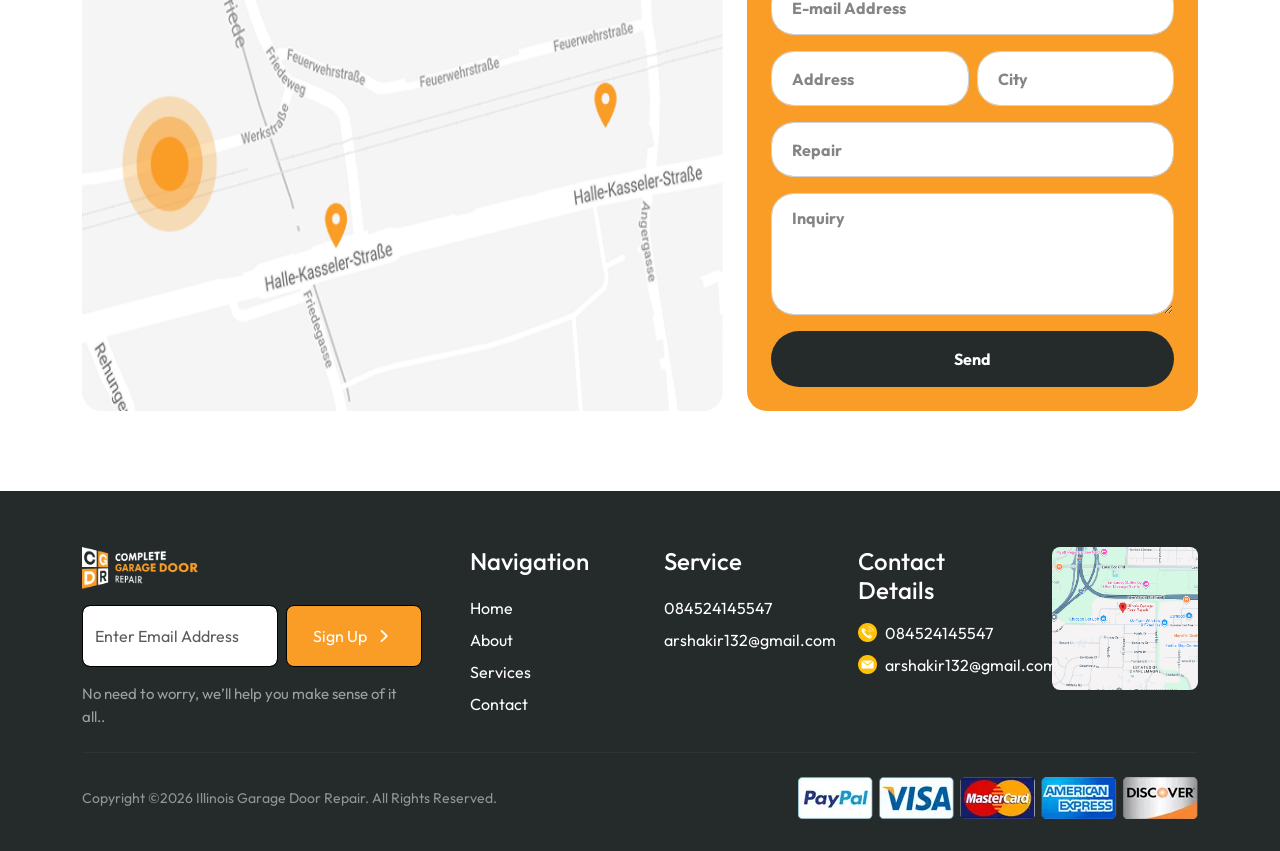
<file: about.html>
<!DOCTYPE html>
<html lang="en">
<head>
  <meta charset="utf-8">
  <meta name="viewport" content="width=device-width, initial-scale=1">
  <title>About Us | Complete Garage Door Repair</title>
  <meta name="description" content="Learn about Complete Garage Door Repair—trusted garage door installation, repair, and emergency service across Illinois.">
  <link rel="preconnect" href="https://fonts.googleapis.com">
  <link rel="preconnect" href="https://fonts.gstatic.com" crossorigin>
  <link href="https://fonts.googleapis.com/css2?family=Outfit:wght@400;500;600;700&display=swap" rel="stylesheet">
  <link href="https://cdn.jsdelivr.net/npm/bootstrap@5.3.3/dist/css/bootstrap.min.css" rel="stylesheet" integrity="sha384-QWTKZyjpPEjISv5WaRU9OFeRpok6YctnYmDr5pNlyT2bRjXh0JMhjY6hW+ALEwIH" crossorigin="anonymous">
  <link href="assets/css/main.css" rel="stylesheet">
</head>
<body class="page-about">
  <!-- Header -->
  <header class="site-header sticky-top">
    <nav class="navbar navbar-expand-lg py-2">
      <div class="container">
        <a class="navbar-brand py-0" href="index.html">
          <img src="assets/imgs/brand-logo-site-header.png" alt="Complete Garage Door Repair" class="brand-logo-img">
        </a>
        <button class="navbar-toggler" type="button" data-bs-toggle="collapse" data-bs-target="#mainNav" aria-controls="mainNav" aria-expanded="false" aria-label="Toggle navigation">
          <span class="navbar-toggler-icon"></span>
        </button>
        <div class="collapse navbar-collapse" id="mainNav">
          <ul class="navbar-nav mx-lg-auto mb-2 mb-lg-0 align-items-lg-center">
            <li class="nav-item"><a class="nav-link" href="index.html">Home</a></li>
            <li class="nav-item"><a class="nav-link active" href="about.html" aria-current="page">About us</a></li>
            <li class="nav-item"><a class="nav-link" href="services.html">Services</a></li>
            <li class="nav-item"><a class="nav-link" href="contact.html">Contact</a></li>
          </ul>
          <div class="d-flex flex-column flex-lg-row align-items-lg-center gap-3 ms-lg-3">
            <div class="call-block d-flex align-items-center gap-2">
              <img src="assets/imgs/icon-header-phone.svg" alt="" class="call-icon" width="40" height="40">
              <div>
                <div class="call-label">Call Us</div>
                <a class="call-num" href="tel:+18473593667">18473593667</a>
              </div>
            </div>
            <a class="btn btn-cg-primary" href="index.html#estimate">Free Quotes</a>
          </div>
        </div>
      </div>
    </nav>
  </header>

  <!-- Page hero -->
  <section class="about-page-hero text-white" aria-labelledby="about-hero-title">
    <div class="about-page-hero__bg" aria-hidden="true">
      <img src="assets/imgs/about/about-hero-bg.png" alt="">
      <div class="about-page-hero__overlay"></div>
    </div>
    <div class="container about-page-hero__inner position-relative text-center">
      <h1 id="about-hero-title" class="about-page-hero__title mb-3 hero-entrance">About</h1>
      <nav class="about-breadcrumb d-inline-flex align-items-center gap-2 px-3 py-2 rounded-3 hero-entrance" aria-label="Breadcrumb">
        <a class="about-breadcrumb__link" href="index.html">Home</a>
        <span class="about-breadcrumb__sep" aria-hidden="true">
          <img src="assets/imgs/icon-read-more-arrow.svg" alt="" width="12" height="12" class="about-breadcrumb__chev">
        </span>
        <span class="about-breadcrumb__current">About</span>
      </nav>
    </div>
  </section>

  <!-- Intro -->
  <section class="section-about-page-intro">
    <div class="container">
      <div class="row g-4 g-xl-5 align-items-start align-items-lg-center">
        <div class="col-lg-6 reveal">
          <div class="about-page-collage">
            <div class="about-page-collage__img about-page-collage__img--primary">
              <img src="assets/imgs/about/about-collage-1.png" alt="Technician working on a garage door">
            </div>
            <div class="about-page-collage__img about-page-collage__img--secondary">
              <img src="assets/imgs/about/about-collage-2.png" alt="Garage door service in progress">
            </div>
            <div class="about-page-badge shadow">
              <div class="about-page-badge__icon-wrap">
                <img src="assets/imgs/about/about-badge-icon.png" alt="" width="38" height="35">
              </div>
              <div class="about-page-badge__num">35+</div>
              <div class="about-page-badge__label"><span class="about-page-badge__label-text">Trusted Solutions</span></div>
            </div>
          </div>
        </div>
        <div class="col-lg-6 reveal about-page-intro-text">
          <p class="about-kicker mb-2">About Us</p>
          <div class="about-page-intro-copy text-body">
            <p>At Complete Garage Door Repair, we’re all about making sure your garage door works like it should. Serving homeowners and businesses throughout Illinois, we offer a full range of garage door services that keep your property secure and functioning smoothly. Whether it’s a quick repair in Chicago, a spring replacement in Naperville, or a new garage door installation in Aurora, our experienced team is here to help. We’re dedicated to offering professional, reliable, and efficient service for any garage door issue that comes your way.</p>
          </div>
          <div class="about-values-grid mt-4">
            <div class="about-values-grid__item">
              <img src="assets/imgs/about/about-intro-check-icon.svg" alt="" class="about-values-grid__icon" width="25" height="25">
              <span>Exceptional Quality</span>
            </div>
            <div class="about-values-grid__item">
              <img src="assets/imgs/about/about-intro-check-icon.svg" alt="" class="about-values-grid__icon" width="25" height="25">
              <span>Expertise and Professionalism</span>
            </div>
            <div class="about-values-grid__item">
              <img src="assets/imgs/about/about-intro-check-icon.svg" alt="" class="about-values-grid__icon" width="25" height="25">
              <span>Customer Satisfaction</span>
            </div>
            <div class="about-values-grid__item">
              <img src="assets/imgs/about/about-intro-check-icon.svg" alt="" class="about-values-grid__icon" width="25" height="25">
              <span>Community and Accessibility</span>
            </div>
          </div>
        </div>
      </div>
    </div>
  </section>

  <!-- Company -->
  <section class="section-about-company">
    <div class="container">
      <div class="row g-4 g-xl-5 align-items-start">
        <div class="col-lg-6 order-lg-1 reveal">
          <div class="about-company-heading-row d-flex align-items-center gap-3 mb-3">
            <img src="assets/imgs/about/about-company-icon.png" alt="" width="39" height="35" class="about-company-heading__icon flex-shrink-0">
            <h2 class="about-company-heading mb-0">Garage Door Installation &amp; Repair Company</h2>
          </div>
          <div class="about-page-intro-copy text-body about-company-copy">
            <p>Complete Garage Door Repair believes it is important to give back to the community. We proudly partner with Wings of Mercy, who provides transportation to distant medical facilities for patients who cannot afford to fly.</p>
            <p>We also support Easterseals and its exceptional services, education, outreach, and advocacy so that people with disabilities can live, learn, work, and play in our communities.</p>
            <p>Our garage door technicians have years of experience installing and repairing residential and commercial garage doors.</p>
            <p>We provide fast and affordable service for your garage doors and docks for any emergency—24 hours a day, 7 days a week.</p>
            <p class="mb-0">Call Complete Garage Door Repair today to schedule your garage door installation or repair service and trust our experts to get the job done right.</p>
          </div>
        </div>
        <div class="col-lg-6 order-lg-2 reveal">
          <div class="about-company-media position-relative">
            <img class="about-company-media__main w-100" src="assets/imgs/about/about-company-main.png" alt="Technician providing garage door service">
            <div class="about-company-media__badge">
              <div class="about-company-media__badge-inner">
                <span class="about-company-media__badge-24">24/7</span>
                <span class="about-company-media__badge-text">Emergency<br>Service</span>
              </div>
            </div>
            <div class="about-company-media__inset">
              <img src="assets/imgs/about/about-company-inset.png" alt="Completed garage door installation" class="about-company-media__inset-img w-100 h-100 object-fit-cover">
            </div>
          </div>
        </div>
      </div>
    </div>
  </section>

  <!-- Why choose -->
  <section class="section-about-why">
    <div class="container">
      <div class="row g-4 g-xl-5">
        <div class="col-lg-5 reveal">
          <div class="about-why-stack d-flex flex-column gap-3">
            <div class="about-why-stack__shot rounded-3 overflow-hidden">
              <img src="assets/imgs/about/about-why-1.png" alt="Garage door keypad" class="w-100 h-100 object-fit-cover">
            </div>
            <div class="about-why-stack__shot rounded-3 overflow-hidden">
              <img src="assets/imgs/about/about-why-2.png" alt="Garage door panels" class="w-100 h-100 object-fit-cover">
            </div>
            <div class="about-why-stack__shot rounded-3 overflow-hidden">
              <img src="assets/imgs/about/about-why-3.png" alt="Garage door hardware detail" class="w-100 h-100 object-fit-cover">
            </div>
          </div>
        </div>
        <div class="col-lg-7 reveal">
          <h2 class="about-why-title mb-4">Why Choose Complete Garage Door Repair?</h2>
          <ul class="about-why-list list-unstyled mb-4">
            <li class="about-why-list__item">
              <img src="assets/imgs/about/about-intro-check-icon.svg" alt="" width="25" height="25" class="about-why-list__icon">
              <p class="about-why-list__text mb-0"><span class="about-why-list__lead">Door Installation</span> We’re proud to be your go-to garage door service provider, no matter where you are in Illinois. From big cities like Springfield and Rockford to suburban areas like Schaumburg and Arlington Heights, we make sure expert garage door repair and maintenance are never out of reach.</p>
            </li>
            <li class="about-why-list__item">
              <img src="assets/imgs/about/about-intro-check-icon.svg" alt="" width="25" height="25" class="about-why-list__icon">
              <p class="about-why-list__text mb-0"><span class="about-why-list__lead">Skilled Technicians with Experience</span> When you call us, you’re getting a team with years of hands-on experience. We stay up to date with the latest tools, techniques, and industry trends to handle everything from broken springs to opener repairs.</p>
            </li>
            <li class="about-why-list__item">
              <img src="assets/imgs/about/about-intro-check-icon.svg" alt="" width="25" height="25" class="about-why-list__icon">
              <p class="about-why-list__text mb-0"><span class="about-why-list__lead">Full Range of Garage Door Services</span> Our team handles all kinds of garage door needs, from 24/7 emergency repairs to installations and spring replacements. We also provide expert opener repairs and regular maintenance to keep your door secure and running smoothly.</p>
            </li>
            <li class="about-why-list__item">
              <img src="assets/imgs/about/about-intro-check-icon.svg" alt="" width="25" height="25" class="about-why-list__icon">
              <p class="about-why-list__text mb-0"><span class="about-why-list__lead">Quality Service You Can Count On</span> We’re all about doing things the right way. We use top-quality materials and modern technology to ensure every repair and installation is done right. Our goal is a garage door that’s reliable, safe, and durable—so you can feel confident when you choose us.</p>
            </li>
            <li class="about-why-list__item">
              <img src="assets/imgs/about/about-intro-check-icon.svg" alt="" width="25" height="25" class="about-why-list__icon">
              <p class="about-why-list__text mb-0"><span class="about-why-list__lead">Affordable and Honest</span> We believe top-quality garage door services shouldn’t come with a hefty price tag. Our pricing is fair and transparent—no surprises. We’re here to get the job done without breaking the bank.</p>
            </li>
          </ul>
          <div class="d-flex flex-column flex-sm-row align-items-sm-center gap-4 flex-wrap">
            <a class="btn-hero-cta" href="services.html">
              Learn more
              <span class="cta-icon"><img src="assets/imgs/icon-cta-arrow.svg" alt=""></span>
            </a>
            <div class="reviews-pill d-flex align-items-center gap-2">
              <div class="d-flex" style="margin-left:0">
                <img class="avatar-sm me-n2" src="assets/imgs/home/hero-trust-avatar-01.png" alt="">
                <img class="avatar-sm me-n2" src="assets/imgs/home/hero-trust-avatar-02.png" alt="">
                <img class="avatar-sm" src="assets/imgs/home/hero-trust-avatar-03.png" alt="">
              </div>
              <div>
                <div class="stat">2.3M+</div>
                <div class="small text-muted">5000+ Clients reviews</div>
              </div>
            </div>
          </div>
        </div>
      </div>
    </div>
  </section>

  <!-- Feature band: ~40% orange | ~60% photo; card centered on split (Figma) -->
  <section class="about-features-band" aria-labelledby="features-band-title">
    <div class="about-features-band__split">
      <div class="about-features-band__orange" aria-hidden="true"></div>
      <div class="about-features-band__image-wrap reveal">
        <img src="assets/imgs/about/about-features-side.png" alt="Modern home with garage door" class="about-features-band__image" loading="lazy" decoding="async">
      </div>
      <div class="about-features-band__overlay">
        <div class="about-features-card shadow reveal">
          <h2 id="features-band-title" class="visually-hidden">Why homeowners choose us</h2>
          <div class="row g-3 g-md-4">
            <div class="col-6">
              <div class="about-feature-tile h-100 text-center">
                <div class="about-feature-tile__icon mx-auto">
                  <img src="assets/imgs/about/about-feature-1.png" alt="" class="about-feature-tile__icon-img" width="90" height="90">
                </div>
                <p class="about-feature-tile__label mb-0">24/7 Emergency<br>Garage Door Repairs</p>
              </div>
            </div>
            <div class="col-6">
              <div class="about-feature-tile h-100 text-center">
                <div class="about-feature-tile__icon mx-auto">
                  <img src="assets/imgs/about/about-feature-2.png" alt="" class="about-feature-tile__icon-img" width="90" height="90">
                </div>
                <p class="about-feature-tile__label mb-0">Experts You Can<br>Trust Forever</p>
              </div>
            </div>
            <div class="col-6">
              <div class="about-feature-tile h-100 text-center">
                <div class="about-feature-tile__icon mx-auto">
                  <img src="assets/imgs/about/about-feature-3.png" alt="" class="about-feature-tile__icon-img" width="90" height="90">
                </div>
                <p class="about-feature-tile__label mb-0">Customized Garage<br>Door Solutions</p>
              </div>
            </div>
            <div class="col-6">
              <div class="about-feature-tile h-100 text-center">
                <div class="about-feature-tile__icon mx-auto">
                  <img src="assets/imgs/about/about-feature-4.png" alt="" class="about-feature-tile__icon-img" width="90" height="90">
                </div>
                <p class="about-feature-tile__label mb-0">Affordable Pricing,<br>Exceptional Value</p>
              </div>
            </div>
          </div>
        </div>
      </div>
    </div>
  </section>

  <!-- Areas -->
  <section class="section-about-areas position-relative">
    <div class="about-areas-bg" aria-hidden="true">
      <img src="assets/imgs/about/about-areas-map-bg.png" alt="">
    </div>
    <div class="container position-relative about-areas-desktop-pt">
      <div class="row justify-content-center">
        <div class="col-12 col-xl-11 reveal">
          <div class="about-areas-card shadow h-100">
            <div class="row g-0 about-areas-layout">
              <div class="col-lg-7 about-areas-content-col">
                <h2 class="about-areas-title mb-3">Areas We Cover</h2>
                <p class="text-muted mb-4 about-areas-lead">We proudly serve homeowners and businesses across Illinois. Below are just a few of the communities where you can count on our trusted technicians.</p>
                <div class="row g-2 about-areas-columns">
                  <div class="col-sm-6">
                    <ul class="about-areas-list list-unstyled mb-3">
                      <li class="pt-3"><img src="assets/imgs/about/about-intro-check-icon.svg" alt="" width="22" height="22">Garage Door Repair Addison IL</li>
                      <li class="pt-3"><img src="assets/imgs/about/about-intro-check-icon.svg" alt="" width="22" height="22">Garage Door Repair Algonquin IL</li>
                      <li class="pt-3"><img src="assets/imgs/about/about-intro-check-icon.svg" alt="" width="22" height="22">Garage Door Repair Arlington Heights IL</li>
                      <li class="pt-3"><img src="assets/imgs/about/about-intro-check-icon.svg" alt="" width="22" height="22">Garage Door Repair Aurora IL</li>
                      <li class="pt-3"><img src="assets/imgs/about/about-intro-check-icon.svg" alt="" width="22" height="22">Garage Door Repair Barrington IL</li>
                      <li class="pt-3"><img src="assets/imgs/about/about-intro-check-icon.svg" alt="" width="22" height="22">Garage Door Repair Bartlett IL</li>
                    </ul>
                  </div>
                  <div class="col-sm-6">
                    <ul class="about-areas-list list-unstyled mb-0">
                      <li class="pt-3"><img src="assets/imgs/about/about-intro-check-icon.svg" alt="" width="22" height="22">Garage Door Repair Batavia IL</li>
                      <li class="pt-3"><img src="assets/imgs/about/about-intro-check-icon.svg" alt="" width="22" height="22">Garage Door Repair Buffalo Grove IL</li>
                      <li class="pt-3"><img src="assets/imgs/about/about-intro-check-icon.svg" alt="" width="22" height="22">Garage Door Repair Carol Stream IL</li>
                      <li class="pt-3"><img src="assets/imgs/about/about-intro-check-icon.svg" alt="" width="22" height="22">Garage Door Repair Deerfield IL</li>
                      <li class="pt-3"><img src="assets/imgs/about/about-intro-check-icon.svg" alt="" width="22" height="22">Garage Door Repair Elgin IL</li>
                      <li class="pt-3"><img src="assets/imgs/about/about-intro-check-icon.svg" alt="" width="22" height="22">Garage Door Repair Evanston IL</li>
                    </ul>
                  </div>
                </div>
              </div>
              <div class="col-lg-5 about-areas-media-col">
                <div class="about-areas-visual">
                  <div class="about-areas-house overflow-hidden position-relative">
                    <img src="assets/imgs/about/about-areas-house.png" alt="Residential garage" class="w-100 h-100 object-fit-cover">
                    <div class="about-areas-house__shade" aria-hidden="true"></div>
                    <div class="about-areas-book">
                      <img src="assets/imgs/about/gridicons_phone.svg" alt="" class="about-areas-book__phone-icon" width="48" height="48">
                      <div class="about-areas-book__content">
                        <p class="about-areas-book__title mb-0">Book an Appointment Today</p>
                        <a class="about-areas-book__num" href="tel:+8476826188">847-682-6188</a>
                      </div>
                    </div>
                  </div>
                </div>
              </div>
            </div>
          </div>
        </div>
      </div>
    </div>
  </section>

  <!-- Contact -->
  <section id="contact" class="section-contact">
    <div class="container">
      <div class="row g-4 align-items-stretch">
        <div class="col-lg-7 reveal d-flex flex-column">
          <div class="map-wrap position-relative w-100 flex-fill">
            <img class="map-img" src="assets/imgs/home/contact-locations-map.png" alt="Service area map">
          </div>
        </div>
        <div class="col-lg-5 reveal">
          <div class="contact-form-panel h-100">
            <h2 class="mb-3">Contact Us</h2>
            <p class="intro mb-4"><strong>Pro Entry Garage Doors</strong> is the name to trust when it comes to garage door repair &amp; installation services in Mississauga.</p>
            <form action="#" method="post">
              <div class="d-flex flex-column gap-3">
                <input type="text" class="form-control" name="name" placeholder="Name" required>
                <input type="tel" class="form-control" name="phone" placeholder="Phone Number" required>
                <input type="email" class="form-control" name="email" placeholder="E-mail Address" required>
                <div class="row g-2">
                  <div class="col-6"><input type="text" class="form-control" name="address" placeholder="Address"></div>
                  <div class="col-6"><input type="text" class="form-control" name="city" placeholder="City"></div>
                </div>
                <input type="text" class="form-control" name="repair" placeholder="Repair">
                <textarea class="form-control" name="inquiry" rows="4" placeholder="Inquiry"></textarea>
                <button type="submit" class="btn btn-submit">Send</button>
              </div>
            </form>
          </div>
        </div>
      </div>
    </div>
  </section>

  <!-- Footer -->
  <footer class="site-footer">
    <div class="container">
      <div class="row g-4 g-lg-5">
        <div class="col-lg-4">
          <img src="assets/imgs/brand-logo-site-footer.png" alt="Complete Garage Door Repair" class="footer-brand mb-3">
          <form class="newsletter d-flex flex-column flex-sm-row gap-2 mb-3">
            <input type="email" class="form-control flex-grow-1" placeholder="Enter Email Address" aria-label="Email">
            <button type="button" class="btn btn-signup">
              Sign Up
              <img src="assets/imgs/icon-footer-newsletter-arrow.svg" alt="" width="22" height="22">
            </button>
          </form>
          <p class="footer-newsletter-note small mb-0">No need to worry, we’ll help you make sense of it all..</p>
        </div>
        <div class="col-6 col-lg-2">
          <h3 class="footer-title mb-3">Navigation</h3>
          <nav class="nav flex-column">
            <a class="nav-link px-0" href="index.html">Home</a>
            <a class="nav-link px-0" href="about.html">About</a>
            <a class="nav-link px-0" href="services.html">Services</a>
            <a class="nav-link px-0" href="contact.html">Contact</a>
          </nav>
        </div>
        <div class="col-6 col-lg-2">
          <h3 class="footer-title mb-3">Service</h3>
          <nav class="nav flex-column">
            <a class="nav-link px-0" href="tel:+084524145547">084524145547</a>
            <a class="nav-link px-0" href="mailto:arshakir132@gmail.com">arshakir132@gmail.com</a>
          </nav>
        </div>
        <div class="col-lg-2">
          <h3 class="footer-title mb-3">Contact Details</h3>
          <div class="contact-row d-flex align-items-center gap-2 mb-2">
            <img src="assets/imgs/icon-footer-phone.png" alt="">
            <a class="text-white text-decoration-none" href="tel:+084524145547">084524145547</a>
          </div>
          <div class="contact-row d-flex align-items-center gap-2">
            <img src="assets/imgs/icon-footer-email.png" alt="">
            <a class="text-white text-decoration-none" href="mailto:arshakir132@gmail.com">arshakir132@gmail.com</a>
          </div>
        </div>
        <div class="col-lg-2">
          <div class="footer-map">
            <img src="assets/imgs/footer-location-map.png" alt="Map">
          </div>
        </div>
      </div>
      <hr class="my-4">
      <div class="row align-items-center gy-3">
        <div class="col-md-6 small text-white-50">Copyright ©2026 Illinois Garage Door Repair. All Rights Reserved.</div>
        <div class="col-md-6 text-md-end">
          <img src="assets/imgs/payment-methods-accepted.png" alt="Accepted payment methods" class="pay-icons img-fluid">
        </div>
      </div>
    </div>
  </footer>

  <script src="https://cdn.jsdelivr.net/npm/bootstrap@5.3.3/dist/js/bootstrap.bundle.min.js" integrity="sha384-YvpcrYf0tY3lHB60NNkmXc5s9fDVZLESaAA55NDzOxhy9GkcIdslK1eN7N6jIeHz" crossorigin="anonymous"></script>
  <script src="assets/js/main.js"></script>
</body>
</html>
</file>
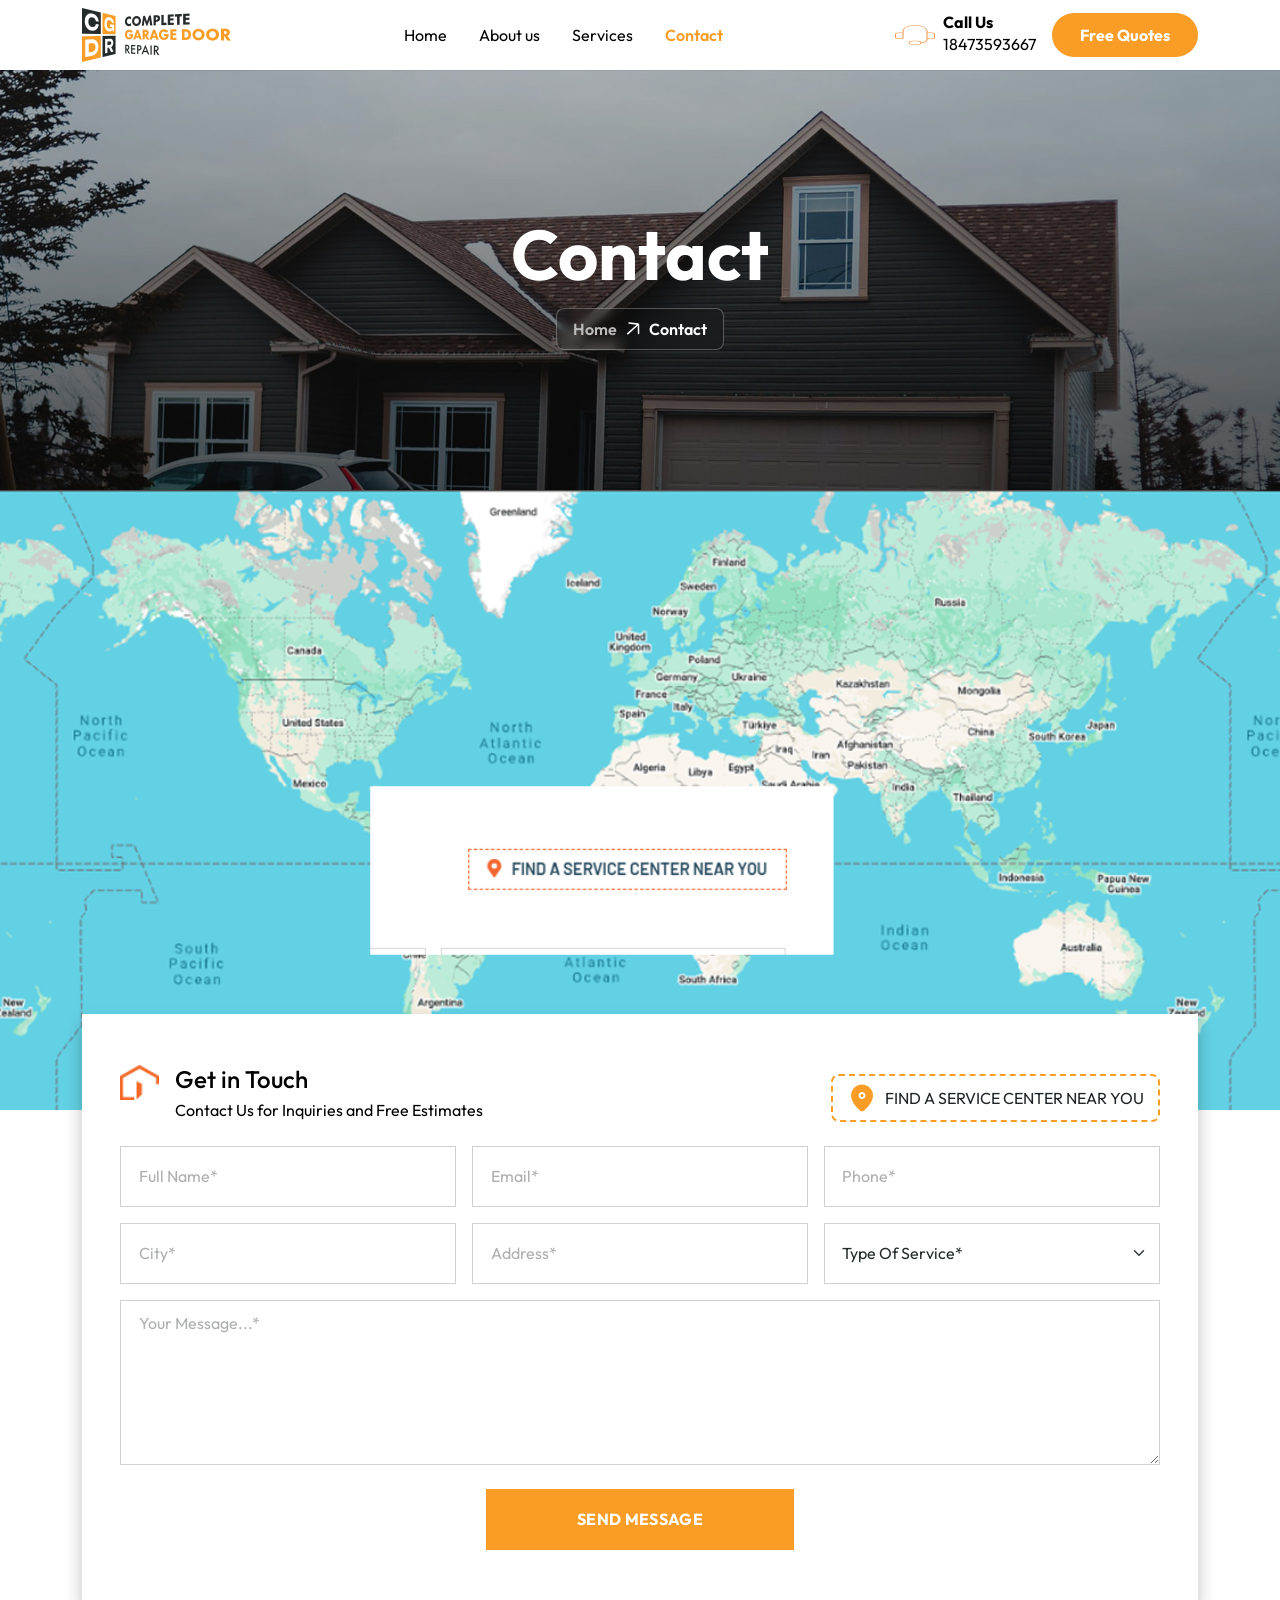
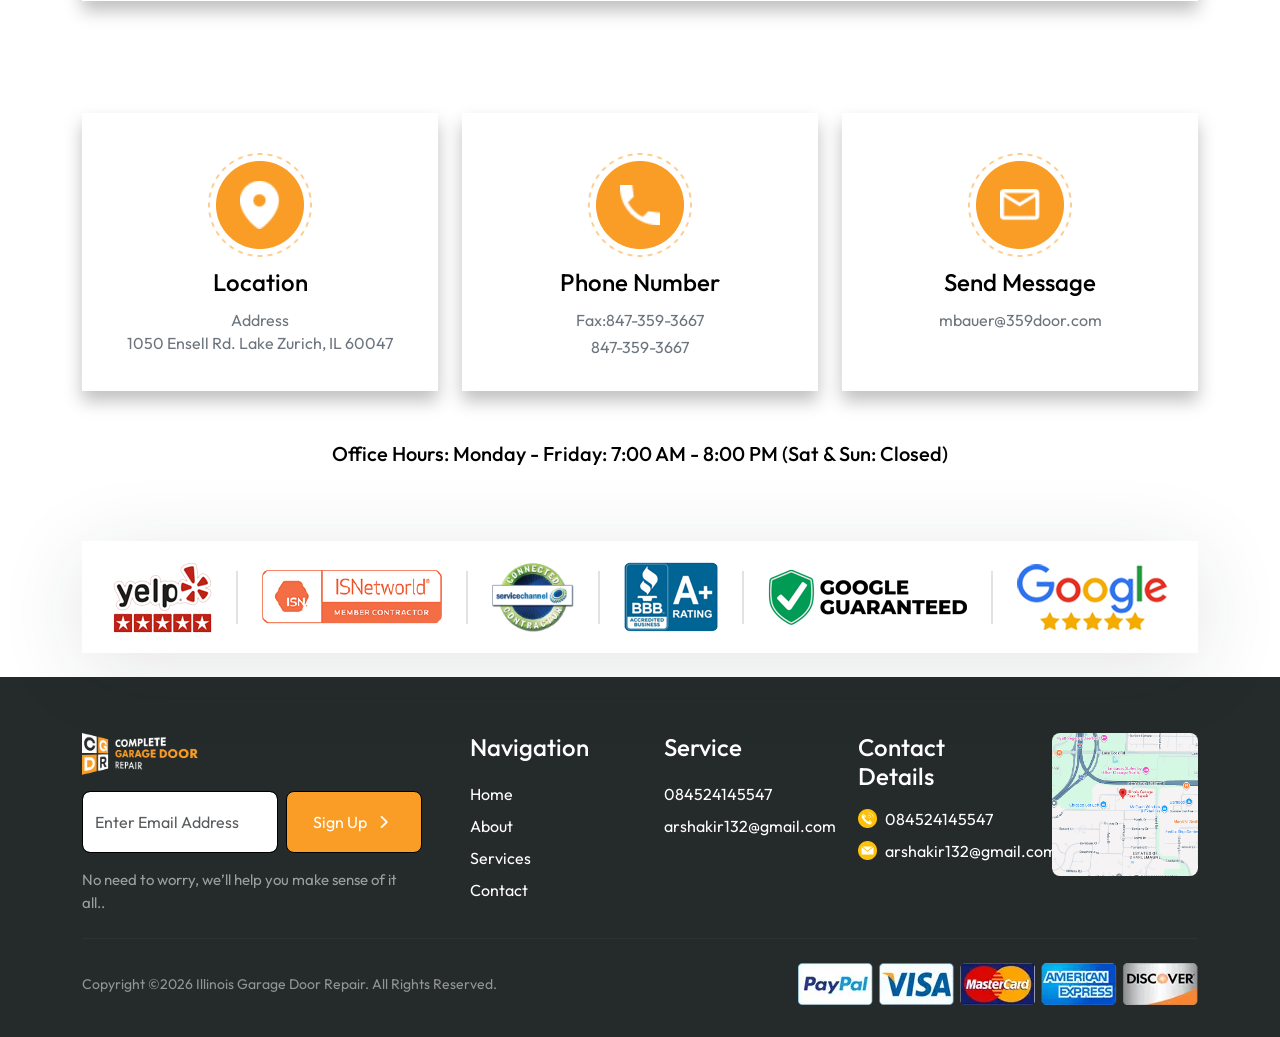
<file: contact.html>
<!DOCTYPE html>
<html lang="en">
<head>
  <meta charset="utf-8">
  <meta name="viewport" content="width=device-width, initial-scale=1">
  <title>Contact | Complete Garage Door Repair</title>
  <meta name="description" content="Get in touch for garage door inquiries and free estimates. Find a service center near you.">
  <link rel="preconnect" href="https://fonts.googleapis.com">
  <link rel="preconnect" href="https://fonts.gstatic.com" crossorigin>
  <link href="https://fonts.googleapis.com/css2?family=Outfit:wght@400;500;600;700&display=swap" rel="stylesheet">
  <link href="https://cdn.jsdelivr.net/npm/bootstrap@5.3.3/dist/css/bootstrap.min.css" rel="stylesheet" integrity="sha384-QWTKZyjpPEjISv5WaRU9OFeRpok6YctnYmDr5pNlyT2bRjXh0JMhjY6hW+ALEwIH" crossorigin="anonymous">
  <link href="assets/css/main.css" rel="stylesheet">
</head>
<body class="page-contact">
  <header class="site-header sticky-top">
    <nav class="navbar navbar-expand-lg py-2">
      <div class="container">
        <a class="navbar-brand py-0" href="index.html">
          <img src="assets/imgs/brand-logo-site-header.png" alt="Complete Garage Door Repair" class="brand-logo-img">
        </a>
        <button class="navbar-toggler" type="button" data-bs-toggle="collapse" data-bs-target="#mainNav" aria-controls="mainNav" aria-expanded="false" aria-label="Toggle navigation">
          <span class="navbar-toggler-icon"></span>
        </button>
        <div class="collapse navbar-collapse" id="mainNav">
          <ul class="navbar-nav mx-lg-auto mb-2 mb-lg-0 align-items-lg-center">
            <li class="nav-item"><a class="nav-link" href="index.html">Home</a></li>
            <li class="nav-item"><a class="nav-link" href="about.html">About us</a></li>
            <li class="nav-item"><a class="nav-link" href="services.html">Services</a></li>
            <li class="nav-item"><a class="nav-link active" href="contact.html" aria-current="page">Contact</a></li>
          </ul>
          <div class="d-flex flex-column flex-lg-row align-items-lg-center gap-3 ms-lg-3">
            <div class="call-block d-flex align-items-center gap-2">
              <img src="assets/imgs/icon-header-phone.svg" alt="" class="call-icon" width="40" height="40">
              <div>
                <div class="call-label">Call Us</div>
                <a class="call-num" href="tel:+18473593667">18473593667</a>
              </div>
            </div>
            <a class="btn btn-cg-primary" href="index.html#estimate">Free Quotes</a>
          </div>
        </div>
      </div>
    </nav>
  </header>

  <main>
    <section class="contact-page-hero text-white" aria-labelledby="contact-hero-title">
      <div class="contact-page-hero__bg" aria-hidden="true">
        <img src="assets/imgs/contact/contact-hero-bg.png" alt="">
        <div class="contact-page-hero__overlay"></div>
      </div>
      <div class="container contact-page-hero__inner position-relative text-center">
        <h1 id="contact-hero-title" class="contact-page-hero__title mb-3 hero-entrance">Contact</h1>
        <nav class="contact-breadcrumb d-inline-flex align-items-center gap-2 px-3 py-2 rounded-3 hero-entrance" aria-label="Breadcrumb">
          <a class="contact-breadcrumb__link" href="index.html">Home</a>
          <img src="assets/imgs/icon-read-more-arrow.svg" alt="" class="contact-breadcrumb__chev" width="16" height="16">
          <span class="contact-breadcrumb__current">Contact</span>
        </nav>
      </div>
    </section>

    <div class="contact-map-stage position-relative">
      <div class="contact-map-stage__bg" aria-hidden="true">
        <img src="assets/imgs/contact/contact-map-bg.png" alt="">
      </div>
    </div>

    <section class="contact-form-section" id="get-in-touch">
      <div class="container">
        <div class="contact-form-card reveal">
          <div class="contact-form-card__head d-flex flex-column flex-lg-row align-items-lg-start justify-content-lg-between gap-3">
            <div class="d-flex gap-3 align-items-start">
              <img src="assets/imgs/contact/contact-form-house-icon.png" alt="" class="contact-form-card__house" width="39" height="35">
              <div>
                <h2 class="contact-form-card__title mb-1">Get in Touch</h2>
                <p class="contact-form-card__lead mb-0">Contact Us for Inquiries and Free Estimates</p>
              </div>
            </div>
            <a class="contact-find-outline align-self-lg-end text-decoration-none text-dark" href="tel:+18473593667">
              <span class="contact-find-outline__inner d-flex align-items-center gap-2">
                <img src="assets/imgs/contact/contact-find-pin.png" alt="" width="30" height="30">
                <span class="contact-find-outline__text">FIND A SERVICE CENTER NEAR YOU</span>
              </span>
            </a>
          </div>
          <form class="contact-page-form mt-4" action="#" method="post">
            <div class="row g-3">
              <div class="col-md-6 col-xl-4">
                <label class="visually-hidden" for="c-fullname">Full Name</label>
                <input id="c-fullname" type="text" class="form-control contact-page-form__control" placeholder="Full Name*" required>
              </div>
              <div class="col-md-6 col-xl-4">
                <label class="visually-hidden" for="c-email">Email</label>
                <input id="c-email" type="email" class="form-control contact-page-form__control" placeholder="Email*" required>
              </div>
              <div class="col-md-6 col-xl-4">
                <label class="visually-hidden" for="c-phone">Phone</label>
                <input id="c-phone" type="tel" class="form-control contact-page-form__control" placeholder="Phone*" required>
              </div>
              <div class="col-md-6 col-xl-4">
                <label class="visually-hidden" for="c-city">City</label>
                <input id="c-city" type="text" class="form-control contact-page-form__control" placeholder="City*" required>
              </div>
              <div class="col-md-6 col-xl-4">
                <label class="visually-hidden" for="c-address">Address</label>
                <input id="c-address" type="text" class="form-control contact-page-form__control" placeholder="Address*" required>
              </div>
              <div class="col-md-6 col-xl-4">
                <label class="visually-hidden" for="c-service">Type Of Service</label>
                <div class="contact-page-form__select-wrap">
                  <select id="c-service" class="form-select contact-page-form__control contact-page-form__select" required>
                    <option value="" selected disabled>Type Of Service*</option>
                    <option value="repair">Repair</option>
                    <option value="installation">Installation</option>
                    <option value="maintenance">Maintenance</option>
                    <option value="emergency">Emergency</option>
                    <option value="other">Other</option>
                  </select>
                </div>
              </div>
              <div class="col-12">
                <label class="visually-hidden" for="c-message">Your Message</label>
                <textarea id="c-message" class="form-control contact-page-form__control contact-page-form__textarea" rows="5" placeholder="Your Message...*" required></textarea>
              </div>
              <div class="col-12 text-center pt-2">
                <button type="submit" class="btn contact-page-form__submit">SEND MESSAGE</button>
              </div>
            </div>
          </form>
        </div>
      </div>
    </section>

    <section class="contact-info-cards py-5">
      <div class="container">
        <div class="row g-4 justify-content-center">
          <div class="col-md-6 col-xl-4 reveal">
            <article class="contact-info-card text-center h-100">
              <div class="contact-info-card__icon-wrap mx-auto position-relative">
                <img src="assets/imgs/contact/contact-card-ring.png" alt="" class="contact-info-card__ring" width="88" height="88">
                <img src="assets/imgs/contact/contact-card-orange.png" alt="" class="contact-info-card__orange" width="103" height="103">
                <img src="assets/imgs/contact/contact-icon-map-pin.png" alt="" class="contact-info-card__glyph" width="40">
              </div>
              <h3 class="contact-info-card__title">Location</h3>
              <div class="contact-info-card__body text-secondary">
                <p class="mb-0">Address</p>
                <p class="mb-0">1050 Ensell Rd. Lake Zurich, IL 60047</p>
              </div>
            </article>
          </div>
          <div class="col-md-6 col-xl-4 reveal">
            <article class="contact-info-card text-center h-100">
              <div class="contact-info-card__icon-wrap mx-auto position-relative">
                <img src="assets/imgs/contact/contact-card-ring.png" alt="" class="contact-info-card__ring" width="88" height="88">
                <img src="assets/imgs/contact/contact-card-orange.png" alt="" class="contact-info-card__orange" width="103" height="103">
                <img src="assets/imgs/contact/contact-icon-phone.png" alt="" class="contact-info-card__glyph" width="40">
              </div>
              <h3 class="contact-info-card__title">Phone Number</h3>
              <div class="contact-info-card__body text-secondary">
                <p class="mb-1">Fax:847-359-3667</p>
                <p class="mb-0">847-359-3667</p>
              </div>
            </article>
          </div>
          <div class="col-md-6 col-xl-4 reveal">
            <article class="contact-info-card text-center h-100">
              <div class="contact-info-card__icon-wrap mx-auto position-relative">
                <img src="assets/imgs/contact/contact-card-ring.png" alt="" class="contact-info-card__ring" width="88" height="88">
                <img src="assets/imgs/contact/contact-card-orange.png" alt="" class="contact-info-card__orange" width="103" height="103">
                <img src="assets/imgs/contact/contact-icon-email.png" alt="" class="contact-info-card__glyph" width="40">
              </div>
              <h3 class="contact-info-card__title">Send Message</h3>
              <div class="contact-info-card__body text-secondary">
                <p class="mb-0"><a class="text-secondary text-decoration-none" href="mailto:mbauer@359door.com">mbauer@359door.com</a></p>
              </div>
            </article>
          </div>
        </div>
        <p class="contact-office-hours text-center reveal mt-5 mb-0">Office Hours:&nbsp;Monday - Friday: 7:00 AM - 8:00 PM (Sat &amp; Sun: Closed)</p>
      </div>
    </section>

    <section class="contact-trust-bar py-4">
      <div class="container">
        <div class="contact-trust-bar__inner reveal d-flex flex-wrap align-items-center justify-content-center gap-3 gap-lg-4">
          <img src="assets/imgs/contact/trust-yelp.png" alt="Yelp" class="contact-trust-bar__badge">
          <span class="contact-trust-bar__rule" aria-hidden="true"></span>
          <img src="assets/imgs/contact/trust-isnetworld.png" alt="ISNetworld" class="contact-trust-bar__badge">
          <span class="contact-trust-bar__rule" aria-hidden="true"></span>
          <img src="assets/imgs/contact/trust-service-channel.png" alt="Accredited" class="contact-trust-bar__badge">
          <span class="contact-trust-bar__rule" aria-hidden="true"></span>
          <img src="assets/imgs/contact/trust-bbb.png" alt="BBB" class="contact-trust-bar__badge">
          <span class="contact-trust-bar__rule" aria-hidden="true"></span>
          <img src="assets/imgs/contact/trust-google-guaranteed.png" alt="Google Guaranteed" class="contact-trust-bar__badge">
          <span class="contact-trust-bar__rule" aria-hidden="true"></span>
          <img src="assets/imgs/contact/trust-google-reviews.png" alt="Google Reviews" class="contact-trust-bar__badge">
        </div>
      </div>
    </section>
  </main>

  <footer class="site-footer">
    <div class="container">
      <div class="row g-4 g-lg-5">
        <div class="col-lg-4">
          <img src="assets/imgs/brand-logo-site-footer.png" alt="Complete Garage Door Repair" class="footer-brand mb-3">
          <form class="newsletter d-flex flex-column flex-sm-row gap-2 mb-3">
            <input type="email" class="form-control flex-grow-1" placeholder="Enter Email Address" aria-label="Email">
            <button type="button" class="btn btn-signup">
              Sign Up
              <img src="assets/imgs/icon-footer-newsletter-arrow.svg" alt="" width="22" height="22">
            </button>
          </form>
          <p class="footer-newsletter-note small mb-0">No need to worry, we’ll help you make sense of it all..</p>
        </div>
        <div class="col-6 col-lg-2">
          <h3 class="footer-title mb-3">Navigation</h3>
          <nav class="nav flex-column">
            <a class="nav-link px-0" href="index.html">Home</a>
            <a class="nav-link px-0" href="about.html">About</a>
            <a class="nav-link px-0" href="services.html">Services</a>
            <a class="nav-link px-0" href="contact.html">Contact</a>
          </nav>
        </div>
        <div class="col-6 col-lg-2">
          <h3 class="footer-title mb-3">Service</h3>
          <nav class="nav flex-column">
            <a class="nav-link px-0" href="tel:+084524145547">084524145547</a>
            <a class="nav-link px-0" href="mailto:arshakir132@gmail.com">arshakir132@gmail.com</a>
          </nav>
        </div>
        <div class="col-lg-2">
          <h3 class="footer-title mb-3">Contact Details</h3>
          <div class="contact-row d-flex align-items-center gap-2 mb-2">
            <img src="assets/imgs/icon-footer-phone.png" alt="">
            <a class="text-white text-decoration-none" href="tel:+084524145547">084524145547</a>
          </div>
          <div class="contact-row d-flex align-items-center gap-2">
            <img src="assets/imgs/icon-footer-email.png" alt="">
            <a class="text-white text-decoration-none" href="mailto:arshakir132@gmail.com">arshakir132@gmail.com</a>
          </div>
        </div>
        <div class="col-lg-2">
          <div class="footer-map">
            <img src="assets/imgs/footer-location-map.png" alt="Map">
          </div>
        </div>
      </div>
      <hr class="my-4">
      <div class="row align-items-center gy-3">
        <div class="col-md-6 small text-white-50">Copyright ©2026 Illinois Garage Door Repair. All Rights Reserved.</div>
        <div class="col-md-6 text-md-end">
          <img src="assets/imgs/payment-methods-accepted.png" alt="Accepted payment methods" class="pay-icons img-fluid">
        </div>
      </div>
    </div>
  </footer>

  <script src="https://cdn.jsdelivr.net/npm/bootstrap@5.3.3/dist/js/bootstrap.bundle.min.js" integrity="sha384-YvpcrYf0tY3lHB60NNkmXc5s9fDVZLESaAA55NDzOxhy9GkcIdslK1eN7N6jIeHz" crossorigin="anonymous"></script>
  <script src="assets/js/main.js"></script>
</body>
</html>
</file>
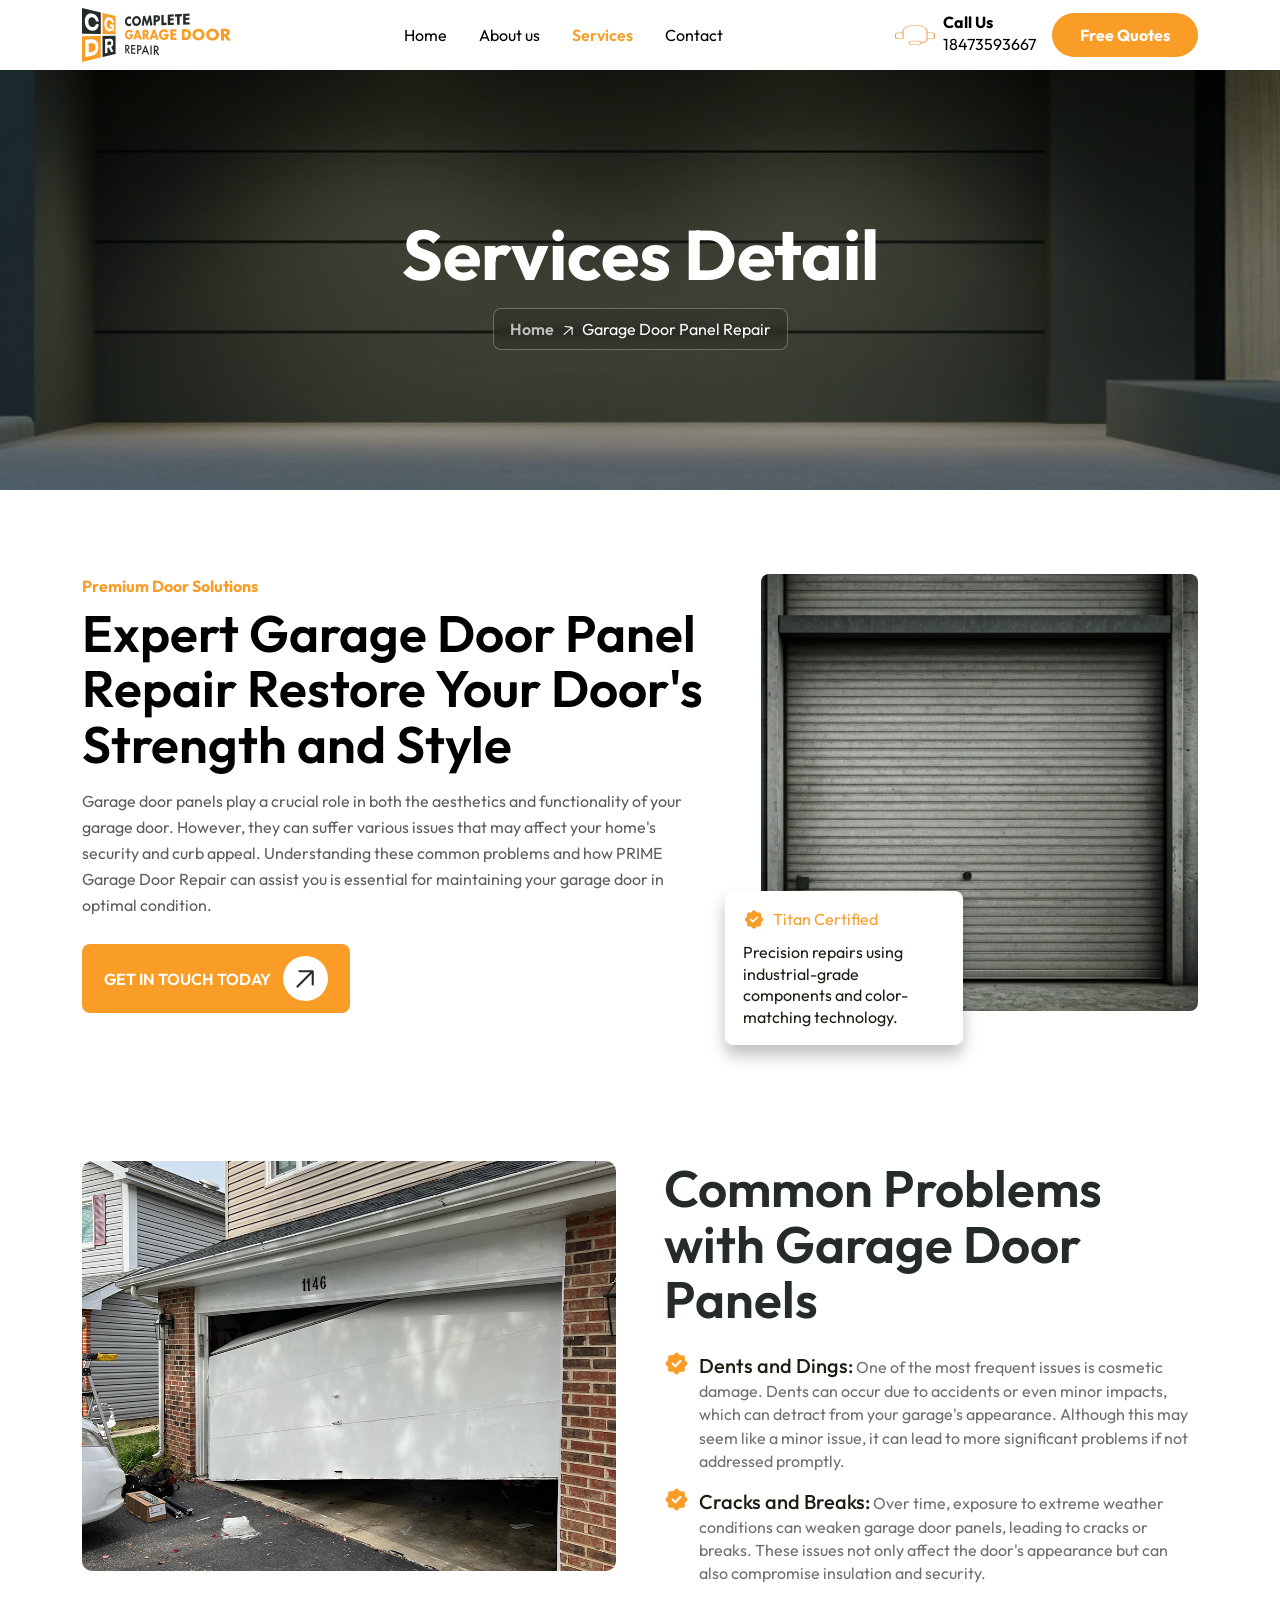
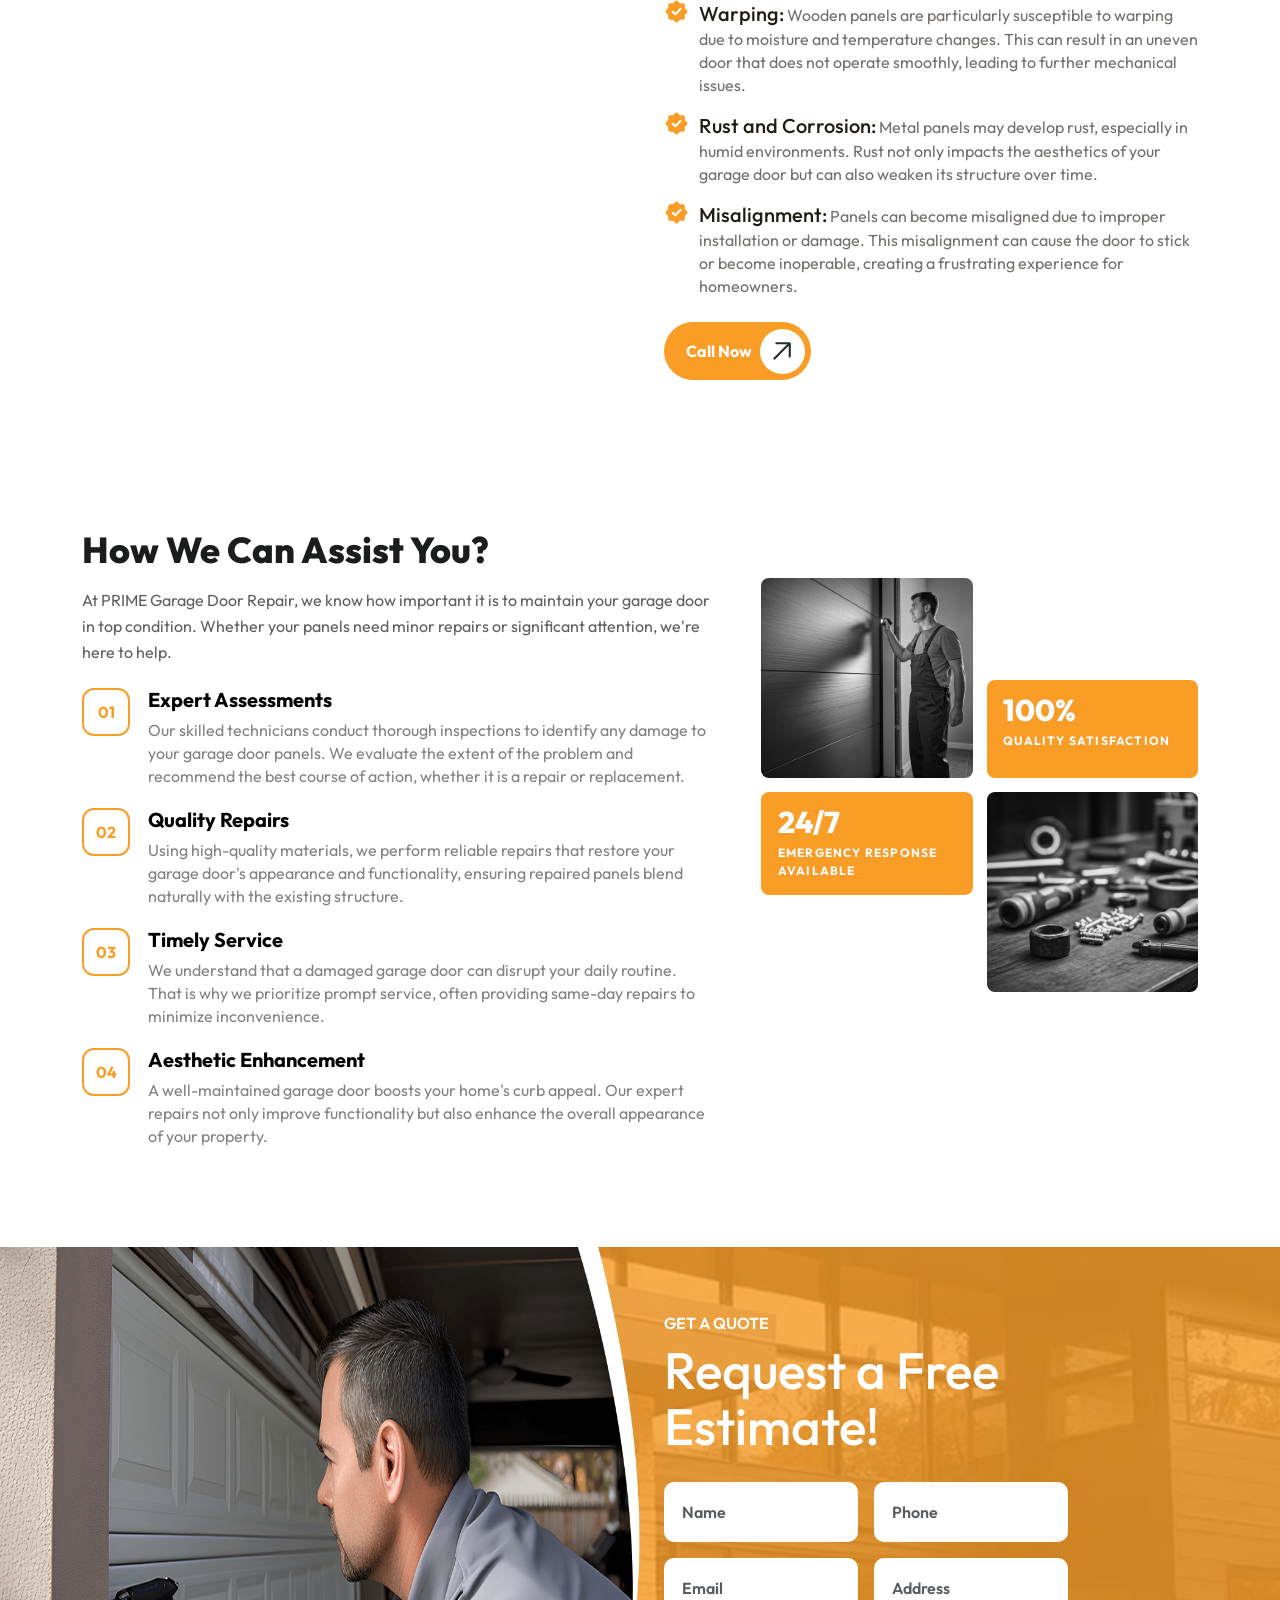
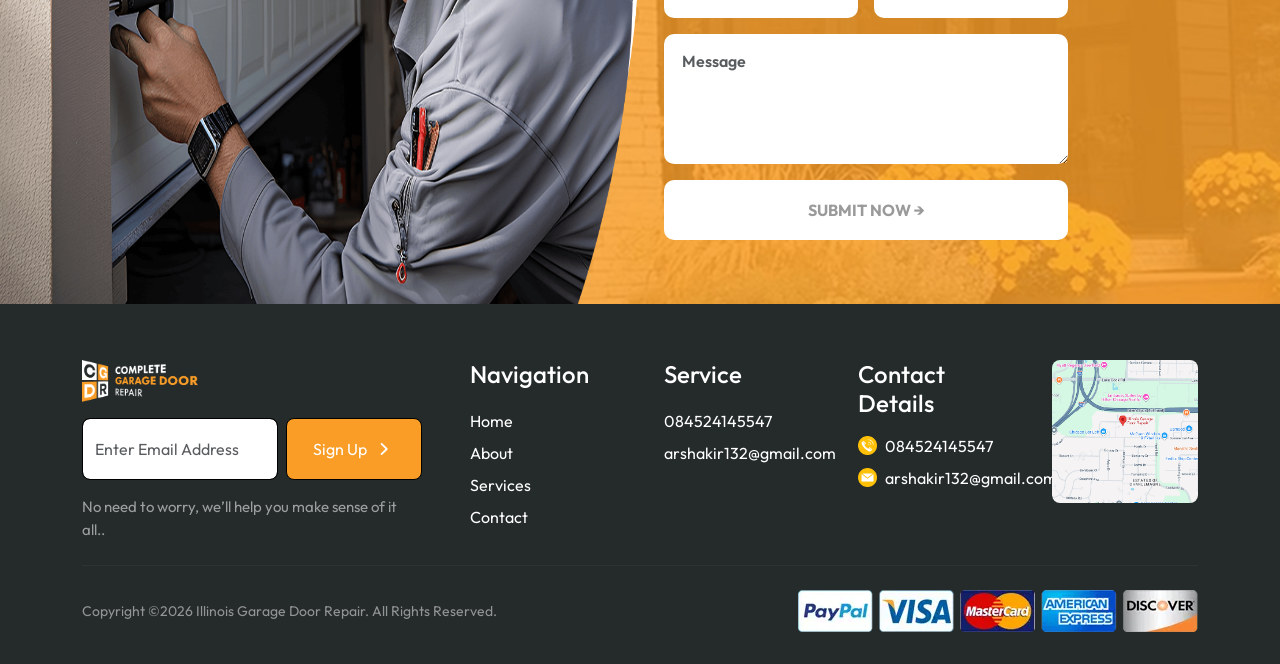
<file: service-detail.html>
<!DOCTYPE html>
<html lang="en">
<head>
  <meta charset="utf-8">
  <meta name="viewport" content="width=device-width, initial-scale=1">
  <title>Services Detail | Complete Garage Door Repair</title>
  <meta name="description" content="Expert garage door panel repair service details, common panel issues, and how our technicians help restore security and curb appeal.">
  <link rel="preconnect" href="https://fonts.googleapis.com">
  <link rel="preconnect" href="https://fonts.gstatic.com" crossorigin>
  <link href="https://fonts.googleapis.com/css2?family=Outfit:wght@400;500;600;700;800&display=swap" rel="stylesheet">
  <link href="https://cdn.jsdelivr.net/npm/bootstrap@5.3.3/dist/css/bootstrap.min.css" rel="stylesheet" integrity="sha384-QWTKZyjpPEjISv5WaRU9OFeRpok6YctnYmDr5pNlyT2bRjXh0JMhjY6hW+ALEwIH" crossorigin="anonymous">
  <link href="assets/css/main.css" rel="stylesheet">
</head>
<body class="page-service-detail">
  <!-- Header (reused) -->
  <header class="site-header sticky-top">
    <nav class="navbar navbar-expand-lg py-2">
      <div class="container">
        <a class="navbar-brand py-0" href="index.html">
          <img src="assets/imgs/brand-logo-site-header.png" alt="Complete Garage Door Repair" class="brand-logo-img">
        </a>
        <button class="navbar-toggler" type="button" data-bs-toggle="collapse" data-bs-target="#mainNav" aria-controls="mainNav" aria-expanded="false" aria-label="Toggle navigation">
          <span class="navbar-toggler-icon"></span>
        </button>
        <div class="collapse navbar-collapse" id="mainNav">
          <ul class="navbar-nav mx-lg-auto mb-2 mb-lg-0 align-items-lg-center">
            <li class="nav-item"><a class="nav-link" href="index.html">Home</a></li>
            <li class="nav-item"><a class="nav-link" href="about.html">About us</a></li>
            <li class="nav-item"><a class="nav-link active" href="services.html" aria-current="page">Services</a></li>
            <li class="nav-item"><a class="nav-link" href="contact.html">Contact</a></li>
          </ul>
          <div class="d-flex flex-column flex-lg-row align-items-lg-center gap-3 ms-lg-3">
            <div class="call-block d-flex align-items-center gap-2">
              <img src="assets/imgs/icon-header-phone.svg" alt="" class="call-icon" width="40" height="40">
              <div>
                <div class="call-label">Call Us</div>
                <a class="call-num" href="tel:+18473593667">18473593667</a>
              </div>
            </div>
            <a class="btn btn-cg-primary" href="#quote">Free Quotes</a>
          </div>
        </div>
      </div>
    </nav>
  </header>

  <main>
    <section class="service-detail-hero text-white" aria-labelledby="service-detail-hero-title">
      <div class="service-detail-hero__bg" aria-hidden="true">
        <img src="assets/imgs/service-detail/service-detail-hero-bg.png" alt="">
        <div class="service-detail-hero__overlay"></div>
      </div>
      <div class="container service-detail-hero__inner position-relative text-center">
        <h1 id="service-detail-hero-title" class="service-detail-hero__title mb-3 hero-entrance">Services Detail</h1>
        <nav class="service-detail-breadcrumb d-inline-flex align-items-center gap-2 px-3 py-2 rounded-3 hero-entrance" aria-label="Breadcrumb">
          <a class="service-detail-breadcrumb__link" href="index.html">Home</a>
          <span class="service-detail-breadcrumb__sep" aria-hidden="true">
            <img src="assets/imgs/icon-read-more-arrow.svg" alt="" width="12" height="12" class="service-detail-breadcrumb__chev">
          </span>
          <span class="service-detail-breadcrumb__current">Garage Door Panel Repair</span>
        </nav>
      </div>
    </section>

    <section class="service-detail-intro">
      <div class="container">
        <div class="row g-4 g-lg-5 align-items-start">
          <div class="col-lg-7 reveal">
            <p class="service-detail-kicker mb-2">Premium Door Solutions</p>
            <h2 class="service-detail-intro__title">Expert Garage Door Panel Repair Restore Your Door's Strength and Style</h2>
            <p class="service-detail-intro__body">Garage door panels play a crucial role in both the aesthetics and functionality of your garage door. However, they can suffer various issues that may affect your home's security and curb appeal. Understanding these common problems and how PRIME Garage Door Repair can assist you is essential for maintaining your garage door in optimal condition.</p>
            <a class="service-detail-intro__cta" href="contact.html">
              <span>GET IN TOUCH TODAY</span>
               <span class="service-detail-problems__cta-circle"><img src="assets/imgs/icon-cta-arrow.svg" alt=""></span>
            </a>
          </div>
          <div class="col-lg-5 reveal">
            <div class="service-detail-intro__media">
              <img src="assets/imgs/service-detail/service-detail-intro-main.png" alt="Garage door panel ready for repair" class="service-detail-intro__media-main">
              <div class="service-detail-intro__cert">
                <div class="service-detail-intro__cert-head">
                  <img src="assets/imgs/service-detail/service-detail-check-icon.svg" alt="" width="22" height="21">
                  <span>Titan Certified</span>
                </div>
                <p class="mb-0">Precision repairs using industrial-grade components and color-matching technology.</p>
              </div>
            </div>
          </div>
        </div>
      </div>
    </section>

    <section class="service-detail-problems">
      <div class="container">
        <div class="row g-4 g-xl-5 align-items-start">
          <div class="col-lg-6 reveal">
            <img src="assets/imgs/service-detail/service-detail-common-main.png" alt="Damaged garage door panel" class="service-detail-problems__image">
          </div>
          <div class="col-lg-6 reveal">
            <h2 class="service-detail-problems__title">Common Problems with Garage Door Panels</h2>
            <ul class="service-detail-problems__list list-unstyled mb-4">
              <li><img src="assets/imgs/service-detail/service-detail-check-icon.svg" alt=""><span><strong>Dents and Dings:</strong> One of the most frequent issues is cosmetic damage. Dents can occur due to accidents or even minor impacts, which can detract from your garage's appearance. Although this may seem like a minor issue, it can lead to more significant problems if not addressed promptly.</span></li>
              <li><img src="assets/imgs/service-detail/service-detail-check-icon.svg" alt=""><span><strong>Cracks and Breaks:</strong> Over time, exposure to extreme weather conditions can weaken garage door panels, leading to cracks or breaks. These issues not only affect the door's appearance but can also compromise insulation and security.</span></li>
              <li><img src="assets/imgs/service-detail/service-detail-check-icon.svg" alt=""><span><strong>Warping:</strong> Wooden panels are particularly susceptible to warping due to moisture and temperature changes. This can result in an uneven door that does not operate smoothly, leading to further mechanical issues.</span></li>
              <li><img src="assets/imgs/service-detail/service-detail-check-icon.svg" alt=""><span><strong>Rust and Corrosion:</strong> Metal panels may develop rust, especially in humid environments. Rust not only impacts the aesthetics of your garage door but can also weaken its structure over time.</span></li>
              <li><img src="assets/imgs/service-detail/service-detail-check-icon.svg" alt=""><span><strong>Misalignment:</strong> Panels can become misaligned due to improper installation or damage. This misalignment can cause the door to stick or become inoperable, creating a frustrating experience for homeowners.</span></li>
            </ul>
            <a class="service-detail-problems__cta" href="tel:+18473593667">
              <span>Call Now</span>
              <span class="service-detail-problems__cta-circle"><img src="assets/imgs/icon-cta-arrow.svg" alt=""></span>
            </a>
          </div>
        </div>
      </div>
    </section>

    <section class="service-detail-assist">
      <div class="container">
        <div class="row g-4 g-xl-5 align-items-start">
          <div class="col-lg-7 reveal">
            <h2 class="service-detail-assist__title">How We Can Assist You?</h2>
            <p class="service-detail-assist__lead">At PRIME Garage Door Repair, we know how important it is to maintain your garage door in top condition. Whether your panels need minor repairs or significant attention, we're here to help.</p>
            <ol class="service-detail-assist__list list-unstyled mb-0">
              <li>
                <span class="service-detail-assist__num">01</span>
                <div>
                  <h3>Expert Assessments</h3>
                  <p>Our skilled technicians conduct thorough inspections to identify any damage to your garage door panels. We evaluate the extent of the problem and recommend the best course of action, whether it is a repair or replacement.</p>
                </div>
              </li>
              <li>
                <span class="service-detail-assist__num">02</span>
                <div>
                  <h3>Quality Repairs</h3>
                  <p>Using high-quality materials, we perform reliable repairs that restore your garage door's appearance and functionality, ensuring repaired panels blend naturally with the existing structure.</p>
                </div>
              </li>
              <li>
                <span class="service-detail-assist__num">03</span>
                <div>
                  <h3>Timely Service</h3>
                  <p>We understand that a damaged garage door can disrupt your daily routine. That is why we prioritize prompt service, often providing same-day repairs to minimize inconvenience.</p>
                </div>
              </li>
              <li>
                <span class="service-detail-assist__num">04</span>
                <div>
                  <h3>Aesthetic Enhancement</h3>
                  <p>A well-maintained garage door boosts your home's curb appeal. Our expert repairs not only improve functionality but also enhance the overall appearance of your property.</p>
                </div>
              </li>
            </ol>
          </div>
          <div class="col-lg-5 reveal">
            <div class="service-detail-assist__stack">
              <div class="service-detail-assist__img-top">
                <img src="assets/imgs/service-detail/service-detail-assist-image-top.png" alt="Technician inspecting panel">
              </div>
              <div class="service-detail-assist__stat service-detail-assist__stat--top">
                <strong>100%</strong>
                <span>QUALITY SATISFACTION</span>
              </div>
              <div class="service-detail-assist__stat service-detail-assist__stat--bottom">
                <strong>24/7</strong>
                <span>EMERGENCY RESPONSE AVAILABLE</span>
              </div>
              <div class="service-detail-assist__img-bot">
                <img src="assets/imgs/service-detail/service-detail-assist-image-bot.png" alt="Repair tools and hardware">
              </div>
            </div>
          </div>
        </div>
      </div>
    </section>

    <!-- Quote -->
    <section id="quote" class="service-quote">
      <div class="service-quote__layout reveal">
        <div class="service-quote__photo">
          <img src="assets/imgs/service/service-quote-left.png" alt="Technician preparing an estimate">
        </div>
        <div class="service-quote__form-col">
          <div class="service-quote__form-inner">
            <p class="service-quote__kicker">GET A QUOTE</p>
            <h2 class="service-quote__title">Request a Free Estimate!</h2>
            <form action="#" method="post" class="service-quote__form">
              <div class="row g-3">
                <div class="col-sm-6"><input type="text" class="form-control" placeholder="Name" required></div>
                <div class="col-sm-6"><input type="tel" class="form-control" placeholder="Phone" required></div>
                <div class="col-sm-6"><input type="email" class="form-control" placeholder="Email" required></div>
                <div class="col-sm-6"><input type="text" class="form-control" placeholder="Address"></div>
                <div class="col-12"><textarea class="form-control" rows="4" placeholder="Message"></textarea></div>
                <div class="col-12"><button type="submit" class="service-quote__submit">SUBMIT NOW →</button></div>
              </div>
            </form>
          </div>
        </div>
      </div>
    </section>
  </main>

  <!-- Footer (reused) -->
  <footer class="site-footer">
    <div class="container">
      <div class="row g-4 g-lg-5">
        <div class="col-lg-4">
          <img src="assets/imgs/brand-logo-site-footer.png" alt="Complete Garage Door Repair" class="footer-brand mb-3">
          <form class="newsletter d-flex flex-column flex-sm-row gap-2 mb-3">
            <input type="email" class="form-control flex-grow-1" placeholder="Enter Email Address" aria-label="Email">
            <button type="button" class="btn btn-signup">
              Sign Up
              <img src="assets/imgs/icon-footer-newsletter-arrow.svg" alt="" width="22" height="22">
            </button>
          </form>
          <p class="footer-newsletter-note small mb-0">No need to worry, we’ll help you make sense of it all..</p>
        </div>
        <div class="col-6 col-lg-2">
          <h3 class="footer-title mb-3">Navigation</h3>
          <nav class="nav flex-column">
            <a class="nav-link px-0" href="index.html">Home</a>
            <a class="nav-link px-0" href="about.html">About</a>
            <a class="nav-link px-0" href="services.html">Services</a>
            <a class="nav-link px-0" href="contact.html">Contact</a>
          </nav>
        </div>
        <div class="col-6 col-lg-2">
          <h3 class="footer-title mb-3">Service</h3>
          <nav class="nav flex-column">
            <a class="nav-link px-0" href="tel:+084524145547">084524145547</a>
            <a class="nav-link px-0" href="mailto:arshakir132@gmail.com">arshakir132@gmail.com</a>
          </nav>
        </div>
        <div class="col-lg-2">
          <h3 class="footer-title mb-3">Contact Details</h3>
          <div class="contact-row d-flex align-items-center gap-2 mb-2">
            <img src="assets/imgs/icon-footer-phone.png" alt="">
            <a class="text-white text-decoration-none" href="tel:+084524145547">084524145547</a>
          </div>
          <div class="contact-row d-flex align-items-center gap-2">
            <img src="assets/imgs/icon-footer-email.png" alt="">
            <a class="text-white text-decoration-none" href="mailto:arshakir132@gmail.com">arshakir132@gmail.com</a>
          </div>
        </div>
        <div class="col-lg-2">
          <div class="footer-map">
            <img src="assets/imgs/footer-location-map.png" alt="Map">
          </div>
        </div>
      </div>
      <hr class="my-4">
      <div class="row align-items-center gy-3">
        <div class="col-md-6 small text-white-50">Copyright ©2026 Illinois Garage Door Repair. All Rights Reserved.</div>
        <div class="col-md-6 text-md-end">
          <img src="assets/imgs/payment-methods-accepted.png" alt="Accepted payment methods" class="pay-icons img-fluid">
        </div>
      </div>
    </div>
  </footer>

  <script src="https://cdn.jsdelivr.net/npm/bootstrap@5.3.3/dist/js/bootstrap.bundle.min.js" integrity="sha384-YvpcrYf0tY3lHB60NNkmXc5s9fDVZLESaAA55NDzOxhy9GkcIdslK1eN7N6jIeHz" crossorigin="anonymous"></script>
  <script src="assets/js/main.js"></script>
</body>
</html>
</file>
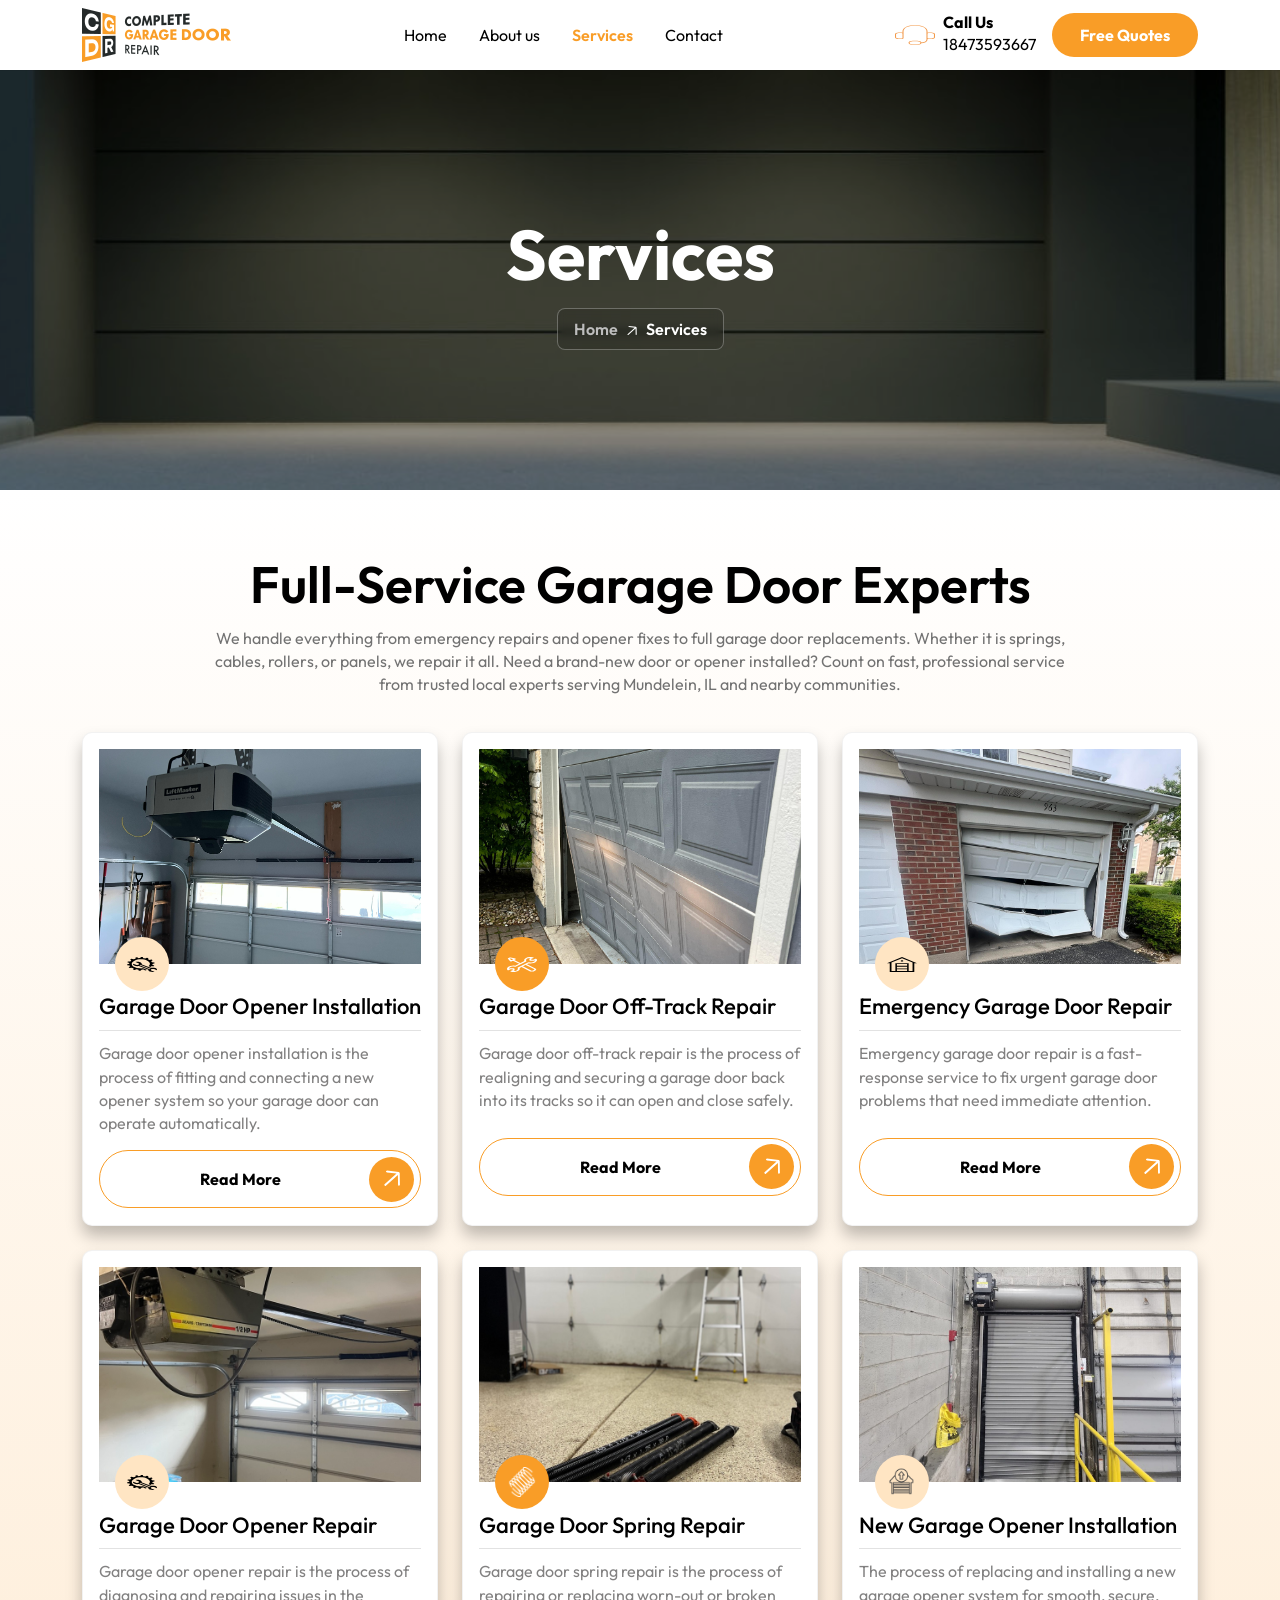
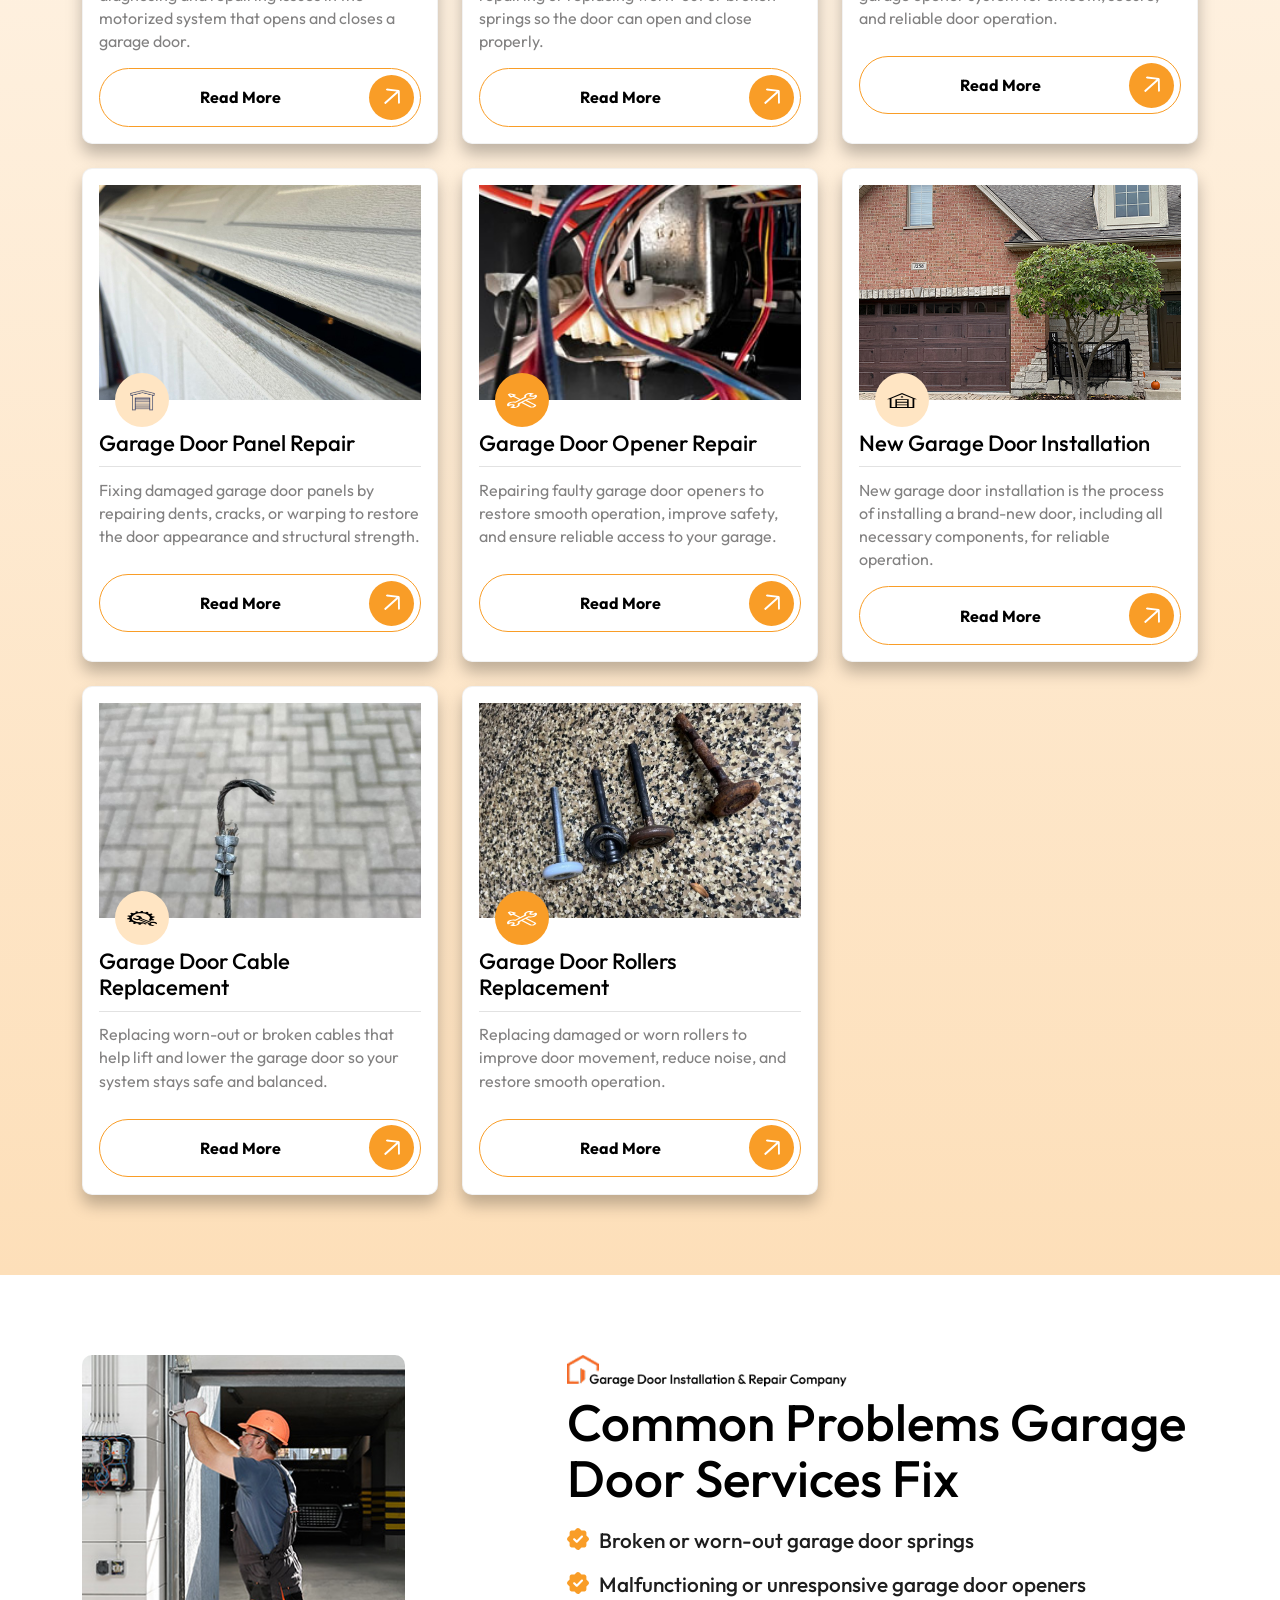
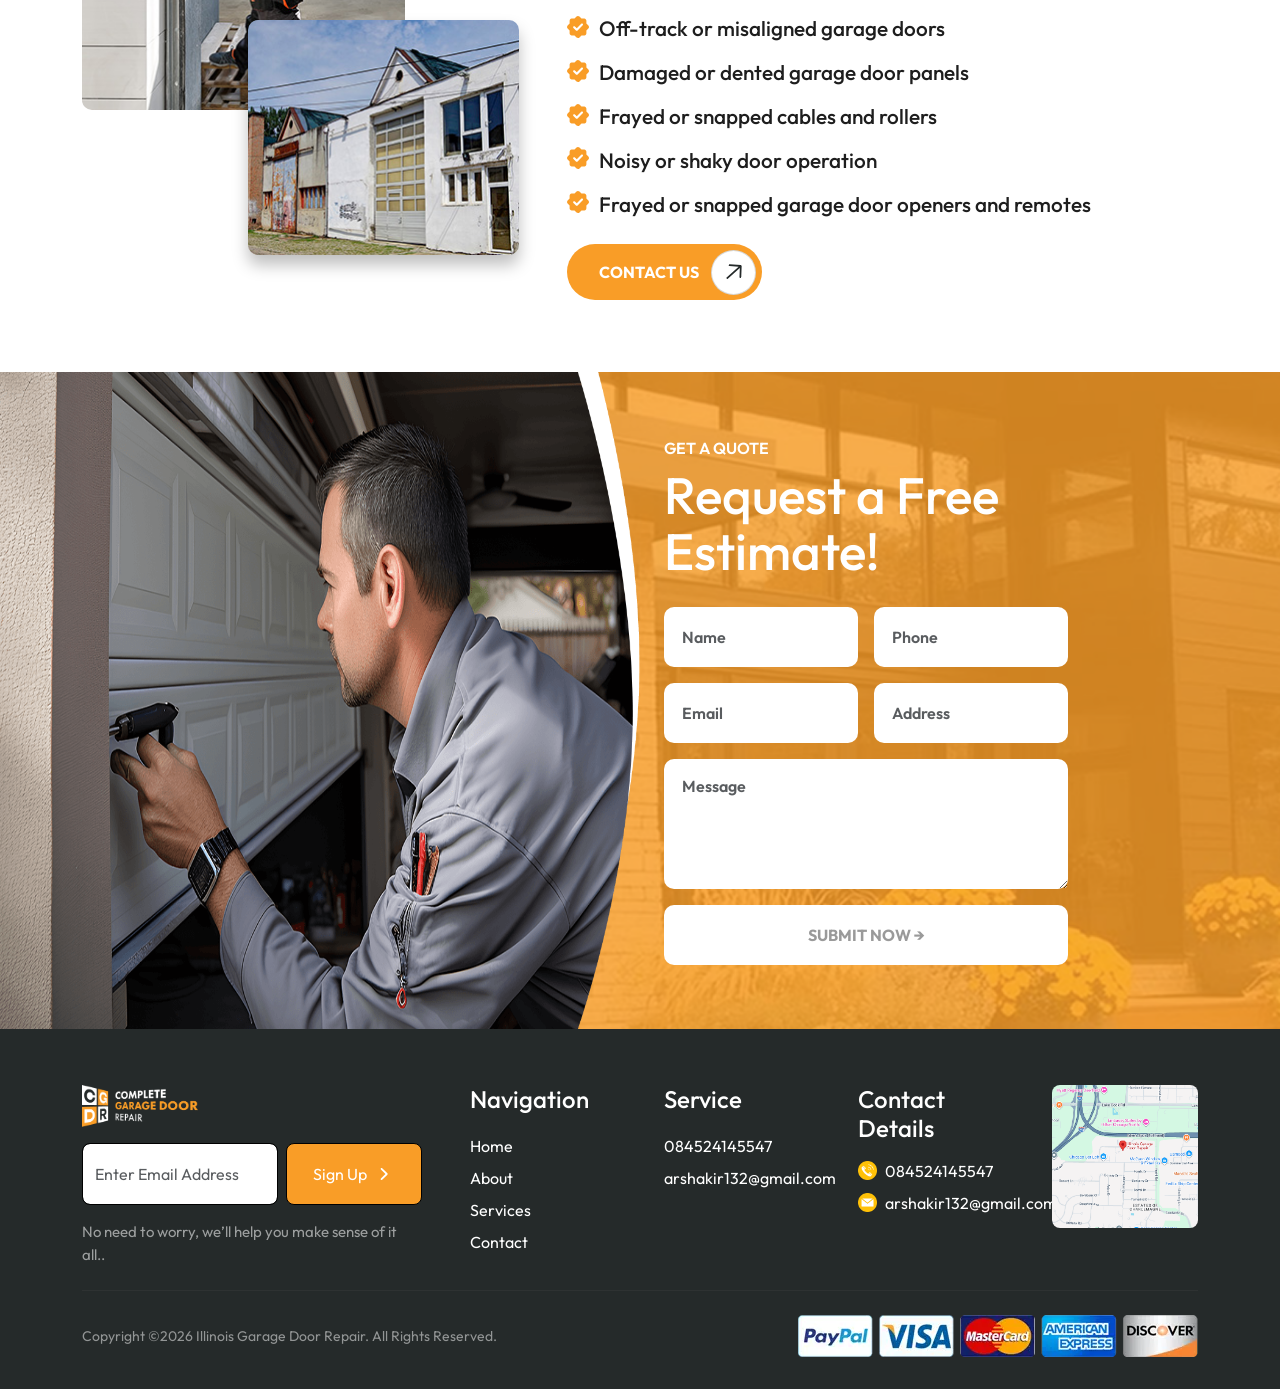
<file: services.html>
<!DOCTYPE html>
<html lang="en">
<head>
  <meta charset="utf-8">
  <meta name="viewport" content="width=device-width, initial-scale=1">
  <title>Services | Complete Garage Door Repair</title>
  <meta name="description" content="Explore full-service garage door repair, opener installation, spring repair, off-track repair, and emergency garage door services.">
  <link rel="preconnect" href="https://fonts.googleapis.com">
  <link rel="preconnect" href="https://fonts.gstatic.com" crossorigin>
  <link href="https://fonts.googleapis.com/css2?family=Outfit:wght@400;500;600;700&display=swap" rel="stylesheet">
  <link href="https://cdn.jsdelivr.net/npm/bootstrap@5.3.3/dist/css/bootstrap.min.css" rel="stylesheet" integrity="sha384-QWTKZyjpPEjISv5WaRU9OFeRpok6YctnYmDr5pNlyT2bRjXh0JMhjY6hW+ALEwIH" crossorigin="anonymous">
  <link href="assets/css/main.css" rel="stylesheet">
</head>
<body class="page-service">
  <!-- Header -->
  <header class="site-header sticky-top">
    <nav class="navbar navbar-expand-lg py-2">
      <div class="container">
        <a class="navbar-brand py-0" href="index.html">
          <img src="assets/imgs/brand-logo-site-header.png" alt="Complete Garage Door Repair" class="brand-logo-img">
        </a>
        <button class="navbar-toggler" type="button" data-bs-toggle="collapse" data-bs-target="#mainNav" aria-controls="mainNav" aria-expanded="false" aria-label="Toggle navigation">
          <span class="navbar-toggler-icon"></span>
        </button>
        <div class="collapse navbar-collapse" id="mainNav">
          <ul class="navbar-nav mx-lg-auto mb-2 mb-lg-0 align-items-lg-center">
            <li class="nav-item"><a class="nav-link" href="index.html">Home</a></li>
            <li class="nav-item"><a class="nav-link" href="about.html">About us</a></li>
            <li class="nav-item"><a class="nav-link active" href="services.html" aria-current="page">Services</a></li>
            <li class="nav-item"><a class="nav-link" href="contact.html">Contact</a></li>
          </ul>
          <div class="d-flex flex-column flex-lg-row align-items-lg-center gap-3 ms-lg-3">
            <div class="call-block d-flex align-items-center gap-2">
              <img src="assets/imgs/icon-header-phone.svg" alt="" class="call-icon" width="40" height="40">
              <div>
                <div class="call-label">Call Us</div>
                <a class="call-num" href="tel:+18473593667">18473593667</a>
              </div>
            </div>
            <a class="btn btn-cg-primary" href="#quote">Free Quotes</a>
          </div>
        </div>
      </div>
    </nav>
  </header>

  <!-- Hero -->
  <section class="service-page-hero text-white" aria-labelledby="service-hero-title">
    <div class="service-page-hero__bg" aria-hidden="true">
      <img src="assets/imgs/service/service-hero-bg.png" alt="">
      <div class="service-page-hero__overlay"></div>
    </div>
    <div class="container service-page-hero__inner position-relative text-center">
      <h1 id="service-hero-title" class="service-page-hero__title mb-3 hero-entrance">Services</h1>
      <nav class="service-breadcrumb d-inline-flex align-items-center gap-2 px-3 py-2 rounded-3 hero-entrance" aria-label="Breadcrumb">
        <a class="service-breadcrumb__link" href="index.html">Home</a>
        <span class="service-breadcrumb__sep" aria-hidden="true">
          <img src="assets/imgs/icon-read-more-arrow.svg" alt="" width="12" height="12" class="service-breadcrumb__chev">
        </span>
        <span class="service-breadcrumb__current">Services</span>
      </nav>
    </div>
  </section>

  <!-- Services Grid -->
  <section class="service-catalog">
    <div class="container">
      <div class="service-catalog__heading text-center reveal">
        <h2 class="service-catalog__title">Full-Service Garage Door Experts</h2>
        <p class="service-catalog__lead">We handle everything from emergency repairs and opener fixes to full garage door replacements. Whether it is springs, cables, rollers, or panels, we repair it all. Need a brand-new door or opener installed? Count on fast, professional service from trusted local experts serving Mundelein, IL and nearby communities.</p>
      </div>
      <div class="row g-4 service-catalog__grid">
        <div class="col-md-6 col-lg-4 reveal">
          <article class="service-item-card h-100">
            <div class="service-item-card__media">
              <img src="assets/imgs/service/service-card-01-opener-install.png" alt="Garage door opener installation">
              <span class="service-item-card__icon-badge"><img src="assets/imgs/service/service-card-icon-auto.svg" alt=""></span>
            </div>
            <div class="service-item-card__body">
              <h3>Garage Door Opener Installation</h3>
              <p>Garage door opener installation is the process of fitting and connecting a new opener system so your garage door can operate automatically.</p>
              <a class="service-item-card__cta" href="service-detail.html">Read More <span><img src="assets/imgs/service/service-card-arrow.svg" alt=""></span></a>
            </div>
          </article>
        </div>
        <div class="col-md-6 col-lg-4 reveal">
          <article class="service-item-card h-100">
            <div class="service-item-card__media">
              <img src="assets/imgs/service/service-card-02-offtrack.png" alt="Garage door off-track repair">
              <span class="service-item-card__icon-badge"><img src="assets/imgs/service/service-card-icon-repair.svg" alt=""></span>
            </div>
            <div class="service-item-card__body">
              <h3>Garage Door Off-Track Repair</h3>
              <p>Garage door off-track repair is the process of realigning and securing a garage door back into its tracks so it can open and close safely.</p>
              <a class="service-item-card__cta" href="service-detail.html">Read More <span><img src="assets/imgs/service/service-card-arrow.svg" alt=""></span></a>
            </div>
          </article>
        </div>
        <div class="col-md-6 col-lg-4 reveal">
          <article class="service-item-card h-100">
            <div class="service-item-card__media">
              <img src="assets/imgs/service/service-card-03-emergency.png" alt="Emergency garage door repair">
              <span class="service-item-card__icon-badge"><img src="assets/imgs/service/service-card-icon-garage.svg" alt=""></span>
            </div>
            <div class="service-item-card__body">
              <h3>Emergency Garage Door Repair</h3>
              <p>Emergency garage door repair is a fast-response service to fix urgent garage door problems that need immediate attention.</p>
              <a class="service-item-card__cta" href="service-detail.html">Read More <span><img src="assets/imgs/service/service-card-arrow.svg" alt=""></span></a>
            </div>
          </article>
        </div>
        <div class="col-md-6 col-lg-4 reveal">
          <article class="service-item-card h-100">
            <div class="service-item-card__media">
              <img src="assets/imgs/service/service-card-04-opener-repair.png" alt="Garage door opener repair">
              <span class="service-item-card__icon-badge"><img src="assets/imgs/service/service-card-icon-auto.svg" alt=""></span>
            </div>
            <div class="service-item-card__body">
              <h3>Garage Door Opener Repair</h3>
              <p>Garage door opener repair is the process of diagnosing and repairing issues in the motorized system that opens and closes a garage door.</p>
              <a class="service-item-card__cta" href="service-detail.html">Read More <span><img src="assets/imgs/service/service-card-arrow.svg" alt=""></span></a>
            </div>
          </article>
        </div>
        <div class="col-md-6 col-lg-4 reveal">
          <article class="service-item-card h-100">
            <div class="service-item-card__media">
              <img src="assets/imgs/service/service-card-05-spring-repair.png" alt="Garage door spring repair">
              <span class="service-item-card__icon-badge"><img src="assets/imgs/service/service-card-icon-s5.svg" alt=""></span>
            </div>
            <div class="service-item-card__body">
              <h3>Garage Door Spring Repair</h3>
              <p>Garage door spring repair is the process of repairing or replacing worn-out or broken springs so the door can open and close properly.</p>
              <a class="service-item-card__cta" href="service-detail.html">Read More <span><img src="assets/imgs/service/service-card-arrow.svg" alt=""></span></a>
            </div>
          </article>
        </div>
        <div class="col-md-6 col-lg-4 reveal">
          <article class="service-item-card h-100">
            <div class="service-item-card__media">
              <img src="assets/imgs/service/service-card-06-opener-install-2.png" alt="New garage opener installation">
              <span class="service-item-card__icon-badge"><img src="assets/imgs/service/service-card-icon-s6.svg" alt=""></span>
            </div>
            <div class="service-item-card__body">
              <h3>New Garage Opener Installation</h3>
              <p>The process of replacing and installing a new garage opener system for smooth, secure, and reliable door operation.</p>
              <a class="service-item-card__cta" href="service-detail.html">Read More <span><img src="assets/imgs/service/service-card-arrow.svg" alt=""></span></a>
            </div>
          </article>
        </div>
        <div class="col-md-6 col-lg-4 reveal">
          <article class="service-item-card h-100">
            <div class="service-item-card__media">
              <img src="assets/imgs/service/service-card-07-panel-repair.png" alt="Garage door panel repair">
              <span class="service-item-card__icon-badge"><img src="assets/imgs/service/service-card-icon-s7.svg" alt=""></span>
            </div>
            <div class="service-item-card__body">
              <h3>Garage Door Panel Repair</h3>
              <p>Fixing damaged garage door panels by repairing dents, cracks, or warping to restore the door appearance and structural strength.</p>
              <a class="service-item-card__cta" href="service-detail.html">Read More <span><img src="assets/imgs/service/service-card-arrow.svg" alt=""></span></a>
            </div>
          </article>
        </div>
        <div class="col-md-6 col-lg-4 reveal">
          <article class="service-item-card h-100">
            <div class="service-item-card__media">
              <img src="assets/imgs/service/service-card-08-opener-repair-2.png" alt="Garage door opener repair and tuning">
              <span class="service-item-card__icon-badge"><img src="assets/imgs/service/service-card-icon-repair.svg" alt=""></span>
            </div>
            <div class="service-item-card__body">
              <h3>Garage Door Opener Repair</h3>
              <p>Repairing faulty garage door openers to restore smooth operation, improve safety, and ensure reliable access to your garage.</p>
              <a class="service-item-card__cta" href="service-detail.html">Read More <span><img src="assets/imgs/service/service-card-arrow.svg" alt=""></span></a>
            </div>
          </article>
        </div>
        <div class="col-md-6 col-lg-4 reveal">
          <article class="service-item-card h-100">
            <div class="service-item-card__media">
              <img src="assets/imgs/service/service-card-09-new-door-install.png" alt="New garage door installation">
              <span class="service-item-card__icon-badge"><img src="assets/imgs/service/service-card-icon-garage.svg" alt=""></span>
            </div>
            <div class="service-item-card__body">
              <h3>New Garage Door Installation</h3>
              <p>New garage door installation is the process of installing a brand-new door, including all necessary components, for reliable operation.</p>
              <a class="service-item-card__cta" href="service-detail.html">Read More <span><img src="assets/imgs/service/service-card-arrow.svg" alt=""></span></a>
            </div>
          </article>
        </div>
        <div class="col-md-6 col-lg-4 reveal">
          <article class="service-item-card h-100">
            <div class="service-item-card__media">
              <img src="assets/imgs/service/service-card-10-cable-replace.png" alt="Garage door cable replacement">
              <span class="service-item-card__icon-badge"><img src="assets/imgs/service/service-card-icon-auto.svg" alt=""></span>
            </div>
            <div class="service-item-card__body">
              <h3>Garage Door Cable Replacement</h3>
              <p>Replacing worn-out or broken cables that help lift and lower the garage door so your system stays safe and balanced.</p>
              <a class="service-item-card__cta" href="service-detail.html">Read More <span><img src="assets/imgs/service/service-card-arrow.svg" alt=""></span></a>
            </div>
          </article>
        </div>
        <div class="col-md-6 col-lg-4 reveal">
          <article class="service-item-card h-100">
            <div class="service-item-card__media">
              <img src="assets/imgs/service/service-card-11-rollers-replace.png" alt="Garage door rollers replacement">
              <span class="service-item-card__icon-badge"><img src="assets/imgs/service/service-card-icon-repair.svg" alt=""></span>
            </div>
            <div class="service-item-card__body">
              <h3>Garage Door Rollers Replacement</h3>
              <p>Replacing damaged or worn rollers to improve door movement, reduce noise, and restore smooth operation.</p>
              <a class="service-item-card__cta" href="service-detail.html">Read More <span><img src="assets/imgs/service/service-card-arrow.svg" alt=""></span></a>
            </div>
          </article>
        </div>
      </div>
    </div>
  </section>

  <!-- Common Problems -->
  <section class="service-problems">
    <div class="container">
      <div class="row g-4 g-lg-5 align-items-start">
        <div class="col-lg-5 reveal">
          <div class="service-problems__media">
            <div class="service-problems__main">
              <img src="assets/imgs/service/service-problem-main.png" alt="Technician fixing a garage door">
            </div>
            <div class="service-problems__inset">
              <img src="assets/imgs/service/service-problem-inset.png" alt="Residential garage front view">
            </div>
          </div>
        </div>
        <div class="col-lg-7 reveal">
          <div class="service-problems__tag">
            <img src="assets/imgs/service/title-tag.png" alt="Garage Door Installation &amp; Repair Company">
          </div>
          <h2 class="service-problems__title">Common Problems Garage Door Services Fix</h2>
          <ul class="service-problems__list list-unstyled mb-4">
            <li><img src="assets/imgs/service/service-bullet-orange.svg" alt="">Broken or worn-out garage door springs</li>
            <li><img src="assets/imgs/service/service-bullet-orange.svg" alt="">Malfunctioning or unresponsive garage door openers</li>
            <li><img src="assets/imgs/service/service-bullet-orange.svg" alt="">Off-track or misaligned garage doors</li>
            <li><img src="assets/imgs/service/service-bullet-orange.svg" alt="">Damaged or dented garage door panels</li>
            <li><img src="assets/imgs/service/service-bullet-orange.svg" alt="">Frayed or snapped cables and rollers</li>
            <li><img src="assets/imgs/service/service-bullet-orange.svg" alt="">Noisy or shaky door operation</li>
            <li><img src="assets/imgs/service/service-bullet-orange.svg" alt="">Frayed or snapped garage door openers and remotes</li>
          </ul>
          <a class="btn-hero-cta" href="#quote">CONTACT US <span class="cta-icon"><img src="assets/imgs/icon-cta-arrow.svg" alt=""></span></a>
        </div>
      </div>
    </div>
  </section>

  <!-- Quote -->
  <section id="quote" class="service-quote">
    <div class="service-quote__layout reveal">
      <div class="service-quote__photo">
        <img src="assets/imgs/service/service-quote-left.png" alt="Technician preparing an estimate">
      </div>
      <div class="service-quote__form-col">
        <div class="service-quote__form-inner">
          <p class="service-quote__kicker">GET A QUOTE</p>
          <h2 class="service-quote__title">Request a Free Estimate!</h2>
          <form action="#" method="post" class="service-quote__form">
            <div class="row g-3">
              <div class="col-sm-6"><input type="text" class="form-control" placeholder="Name" required></div>
              <div class="col-sm-6"><input type="tel" class="form-control" placeholder="Phone" required></div>
              <div class="col-sm-6"><input type="email" class="form-control" placeholder="Email" required></div>
              <div class="col-sm-6"><input type="text" class="form-control" placeholder="Address"></div>
              <div class="col-12"><textarea class="form-control" rows="4" placeholder="Message"></textarea></div>
              <div class="col-12"><button type="submit" class="service-quote__submit">SUBMIT NOW →</button></div>
            </div>
          </form>
        </div>
      </div>
    </div>
  </section>

  <!-- Footer -->
  <footer class="site-footer">
    <div class="container">
      <div class="row g-4 g-lg-5">
        <div class="col-lg-4">
          <img src="assets/imgs/brand-logo-site-footer.png" alt="Complete Garage Door Repair" class="footer-brand mb-3">
          <form class="newsletter d-flex flex-column flex-sm-row gap-2 mb-3">
            <input type="email" class="form-control flex-grow-1" placeholder="Enter Email Address" aria-label="Email">
            <button type="button" class="btn btn-signup">
              Sign Up
              <img src="assets/imgs/icon-footer-newsletter-arrow.svg" alt="" width="22" height="22">
            </button>
          </form>
          <p class="footer-newsletter-note small mb-0">No need to worry, we’ll help you make sense of it all..</p>
        </div>
        <div class="col-6 col-lg-2">
          <h3 class="footer-title mb-3">Navigation</h3>
          <nav class="nav flex-column">
            <a class="nav-link px-0" href="index.html">Home</a>
            <a class="nav-link px-0" href="about.html">About</a>
            <a class="nav-link px-0" href="services.html">Services</a>
            <a class="nav-link px-0" href="contact.html">Contact</a>
          </nav>
        </div>
        <div class="col-6 col-lg-2">
          <h3 class="footer-title mb-3">Service</h3>
          <nav class="nav flex-column">
            <a class="nav-link px-0" href="tel:+084524145547">084524145547</a>
            <a class="nav-link px-0" href="mailto:arshakir132@gmail.com">arshakir132@gmail.com</a>
          </nav>
        </div>
        <div class="col-lg-2">
          <h3 class="footer-title mb-3">Contact Details</h3>
          <div class="contact-row d-flex align-items-center gap-2 mb-2">
            <img src="assets/imgs/icon-footer-phone.png" alt="">
            <a class="text-white text-decoration-none" href="tel:+084524145547">084524145547</a>
          </div>
          <div class="contact-row d-flex align-items-center gap-2">
            <img src="assets/imgs/icon-footer-email.png" alt="">
            <a class="text-white text-decoration-none" href="mailto:arshakir132@gmail.com">arshakir132@gmail.com</a>
          </div>
        </div>
        <div class="col-lg-2">
          <div class="footer-map">
            <img src="assets/imgs/footer-location-map.png" alt="Map">
          </div>
        </div>
      </div>
      <hr class="my-4">
      <div class="row align-items-center gy-3">
        <div class="col-md-6 small text-white-50">Copyright ©2026 Illinois Garage Door Repair. All Rights Reserved.</div>
        <div class="col-md-6 text-md-end">
          <img src="assets/imgs/payment-methods-accepted.png" alt="Accepted payment methods" class="pay-icons img-fluid">
        </div>
      </div>
    </div>
  </footer>

  <script src="https://cdn.jsdelivr.net/npm/bootstrap@5.3.3/dist/js/bootstrap.bundle.min.js" integrity="sha384-YvpcrYf0tY3lHB60NNkmXc5s9fDVZLESaAA55NDzOxhy9GkcIdslK1eN7N6jIeHz" crossorigin="anonymous"></script>
  <script src="assets/js/main.js"></script>
</body>
</html>
</file>
<file: assets/css/main.css>
/* Complete Garage Door Repair — home (from Figma node 20188:204) */
:root {
  --cg-orange: #f99d27;
  --cg-dark: #252a2a;
  --cg-body: #716e6b;
  --cg-heading: #252a2a;
  --cg-black-green: #071412;
  --cg-border: #d9d9d9;
  --cg-input-border: #ced4da;
  --cg-placeholder: #adafae;
  --cg-gradient-end: #fddfb9;
  --cg-verified: #dddaed;
  --cg-read-more: #72479c;
  --font-outfit: "Outfit", system-ui, sans-serif;
}

html {
  scroll-behavior: smooth;
}

body {
  font-family: var(--font-outfit);
  color: var(--cg-body);
  overflow-x: hidden;
}

/* Navbar */
.site-header {
  background: #fff;
  box-shadow: 0 1px 0 rgba(0, 0, 0, 0.06);
  z-index: 1030;
}

.site-header .nav-link {
  color: #000;
  font-size: 1rem;
  font-weight: 400;
  padding: 0.5rem 1rem !important;
  transition: color 0.25s ease;
}

.site-header .nav-link:hover,
.site-header .nav-link:focus {
  color: var(--cg-orange);
}

.site-header .nav-link.active {
  color: var(--cg-orange);
  font-weight: 600;
}

.brand-logo-img {
  height: 54px;
  width: auto;
  object-fit: contain;
}

.call-block .call-label {
  font-weight: 700;
  font-size: 1rem;
  color: #000;
  line-height: 1.1;
}

.call-block .call-num {
  font-size: 1rem;
  color: #000;
  text-decoration: none;
  transition: color 0.25s ease;
}

.call-block .call-num:hover {
  color: var(--cg-orange);
}

.call-block .call-icon {
  width: 40px;
  height: 40px;
  object-fit: contain;
}

/* Align with Bootstrap .btn variables so :hover / :focus-visible keep contrast */
.btn.btn-cg-primary {
  --bs-btn-color: #fff;
  --bs-btn-bg: var(--cg-orange);
  --bs-btn-border-color: var(--cg-orange);
  --bs-btn-hover-color: #fff;
  --bs-btn-hover-bg: #ea9220;
  --bs-btn-hover-border-color: #ea9220;
  --bs-btn-active-color: #fff;
  --bs-btn-active-bg: #e07f10;
  --bs-btn-active-border-color: #e07f10;
  --bs-btn-focus-shadow-rgb: 249, 157, 39;
  --bs-btn-padding-y: 0.65rem;
  --bs-btn-padding-x: 1.75rem;
  --bs-btn-font-weight: 700;
  --bs-btn-border-radius: 30px;
  --bs-btn-border-width: 0;
  transition: transform 0.25s ease, box-shadow 0.25s ease, filter 0.25s ease;
}

.site-header .btn.btn-cg-primary:hover,
.btn.btn-cg-primary:hover {
  color: #fff;
  filter: brightness(1.03);
  transform: translateY(-2px);
  box-shadow: 0 8px 24px rgba(249, 157, 39, 0.35);
}

.site-header .btn.btn-cg-primary:active,
.btn.btn-cg-primary:active {
  transform: translateY(0);
  filter: brightness(0.98);
}

/* Hero */
.hero-section {
  position: relative;
  min-height: min(85vh, 731px);
  background: var(--cg-orange);
}

.hero-bg {
  position: absolute;
  inset: 0;
  overflow: hidden;
}

.hero-bg img {
  width: 100%;
  height: 115%;
  object-fit: cover;
  object-position: center top;
}

.hero-overlay {
  position: absolute;
  inset: 0;
  background: rgba(0, 0, 0, 0.2);
}

.hero-inner {
  position: relative;
  z-index: 1;
  padding-top: 4rem;
  padding-bottom: 8rem;
}

.hero-trust-row {
  gap: 1.25rem;
}

.hero-stars-trust {
  gap: 0.75rem;
  align-items: center;
}

.hero-trust-text {
  font-size: 1rem;
  font-weight: 400;
  line-height: 24px;
  display: inline-flex;
  align-items: center;
  white-space: nowrap;
}

.hero-avatars .avatar-ring {
  width: 74px;
  height: 74px;
  border-radius: 50%;
  background: url("../imgs/avatar-ring-frame.svg")
    center/cover;
  display: flex;
  align-items: center;
  justify-content: center;
  flex-shrink: 0;
}

.hero-avatars .avatar-ring img {
  width: 67px;
  height: 67px;
  border-radius: 50%;
  object-fit: cover;
}

.hero-stars img {
  width: 24px;
  height: 24px;
}

.hero-title {
  font-weight: 700;
  font-size: clamp(2rem, 5vw, 4.375rem);
  line-height: 1.05;
  color: #fff;
  max-width: 42rem;
}

.hero-sub {
  font-weight: 600;
  font-size: 1rem;
  color: #fff;
  max-width: 43rem;
  line-height: 1.5;
}

.btn-hero-cta {
  display: inline-flex;
  align-items: center;
  gap: 0;
  background: var(--cg-orange);
  color: #fff;
  font-weight: 700;
  font-size: 1rem;
  padding: 0.35rem 0.35rem 0.35rem 2rem;
  border-radius: 30px;
  border: none;
  text-decoration: none;
  transition: transform 0.3s ease, box-shadow 0.3s ease;
}

.btn-hero-cta:hover {
  color: #fff;
  transform: scale(1.02);
  box-shadow: 0 12px 32px rgba(0, 0, 0, 0.2);
}

.btn-hero-cta .cta-icon {
  width: 45px;
  height: 45px;
  background: #fff;
  border-radius: 50%;
  border: 1px solid rgba(37, 42, 42, 0.18);
  display: inline-flex;
  align-items: center;
  justify-content: center;
  margin-left: 0.75rem;
  flex-shrink: 0;
  box-sizing: border-box;
}

.btn-hero-cta .cta-icon img {
  width: 20px;
  height: 20px;
  display: block;
  object-fit: contain;
  transform: rotate(-42deg);
  transform-origin: center center;
}

/* Estimate card */
.estimate-card {
  margin-top: -5rem;
  position: relative;
  z-index: 2;
  background: #fff;
  border-radius: 8px;
  box-shadow: 0 10px 16.4px rgba(0, 0, 0, 0.25);
  padding: 2.25rem 2.5rem 2rem;
}

.estimate-card h2 {
  font-weight: 700;
  font-size: 1.25rem;
  color: var(--cg-dark);
}

.estimate-card .lead-text {
  font-size: 1rem;
  color: var(--cg-body);
  max-width: 49rem;
}

.estimate-card .form-control,
.estimate-card .form-select {
  border: 1px solid var(--cg-border);
  border-radius: 0;
  font-size: 1rem;
  min-height: 46px;
  color: var(--cg-dark);
}

.estimate-card .form-control::placeholder {
  color: var(--cg-placeholder);
}

.estimate-card form > .col-lg-auto.d-grid {
  min-width: 6.5rem;
}

.estimate-card .btn.btn-send {
  --bs-btn-color: #fff;
  --bs-btn-bg: var(--cg-orange);
  --bs-btn-border-color: var(--cg-orange);
  --bs-btn-hover-color: #fff;
  --bs-btn-hover-bg: #ea9220;
  --bs-btn-hover-border-color: #ea9220;
  --bs-btn-active-color: #fff;
  --bs-btn-active-bg: #e07f10;
  --bs-btn-active-border-color: #e07f10;
  --bs-btn-focus-shadow-rgb: 249, 157, 39;
  --bs-btn-font-weight: 700;
  --bs-btn-border-radius: 0;
  --bs-btn-border-width: 0;
  --bs-btn-padding-x: 1.25rem;
  --bs-btn-padding-y: 0.5625rem;
  min-height: 46px;
  width: 100%;
  cursor: pointer;
  transition: transform 0.2s ease, box-shadow 0.25s ease, filter 0.25s ease;
}

.estimate-card .btn.btn-send:hover {
  color: #fff;
  filter: brightness(1.05);
  transform: translateY(-1px);
  box-shadow: 0 6px 18px rgba(249, 157, 39, 0.45);
}

.estimate-card .btn.btn-send:active {
  transform: translateY(0);
  filter: brightness(0.98);
}

/* About */

.section-about {
  padding-top: 4rem;
  padding-bottom: 7rem;
}

@media (min-width: 992px) {
  .section-about .row > .col-lg-6:first-child {
    overflow: visible;
  }
}

.about-kicker {
  color: var(--cg-orange);
  font-weight: 500;
  font-size: 1.25rem;
}

.about-title {
  font-weight: 600;
  font-size: clamp(2rem, 4vw, 3.75rem);
  color: var(--cg-heading);
  line-height: 1.1;
}

/* About column — vertical rhythm aligned with Figma */
.section-about .about-kicker {
  margin-bottom: 1rem;
}

.section-about .about-title {
  margin-bottom: 1.625rem;
}

.section-about .about-body {
  margin-bottom: 1.875rem;
}

.section-about .about-body p {
  margin-bottom: 1.25rem;
  line-height: 1.65;
}

.section-about .about-body p:last-of-type {
  margin-bottom: 0;
}

.section-about .about-checklist {
  margin-bottom: 2rem;
}

.section-about .about-cta-row {
  margin-top: 0.25rem;
}

.about-media {
  position: relative;
  overflow: visible;
}

.about-media > img {
  border-radius: 10px;
  width: 100%;
  height: auto;
  object-fit: cover;
  max-height: 694px;
}

.experience-badge {
  position: absolute;
  right: 0;
  left: auto;
  bottom: 1.5rem;
  z-index: 2;
  max-width: min(388px, calc(100% - 2.5rem));
  width: max-content;
  box-sizing: border-box;
  background: var(--cg-orange);
  border-radius: 8px;
  padding: 1.25rem 1.25rem 1.25rem 6.35rem;
  color: #fff;
  box-shadow: 0 12px 32px rgba(249, 157, 39, 0.35);
}

@media (min-width: 992px) {
  .about-media .experience-badge {
    /* Sit on image + column gutter; uses row gutter so it stays in the gap, not over body text */
    transform: translateX(calc(var(--bs-gutter-x, 3rem) * 0.72));
  }
}

.experience-badge .badge-icon {
  position: absolute;
  left: 1.15rem;
  top: 50%;
  transform: translateY(-50%);
  width: 69px;
  height: 69px;
  object-fit: contain;
}

.experience-badge .years {
  font-weight: 600;
  font-size: clamp(2rem, 4vw, 2.9rem);
  letter-spacing: 0.02em;
  line-height: 1;
}

.experience-badge .sub {
  font-weight: 500;
  font-size: 1.25rem;
}

.check-row {
  display: flex;
  align-items: center;
  gap: 0.5rem;
  margin-bottom: 0.5rem;
}

.check-row .check-ic {
  width: 18px;
  height: 18px;
  flex-shrink: 0;
  object-fit: contain;
  display: block;
}

/* Figma: thin orange circle + thin orange check, white fill (single SVG asset) */
.section-about .check-ic-circled {
  width: 24px;
  height: 24px;
  flex-shrink: 0;
  display: block;
  object-fit: contain;
}

.section-about .check-row {
  gap: 0.75rem;
  margin-bottom: 0.875rem;
}

.section-about .check-row:last-child {
  margin-bottom: 0;
}

.about-body p {
  font-size: 1rem;
  line-height: 1.625;
}

.about-body .lead-in {
  color: var(--cg-dark);
  font-size: 1.25rem;
  font-weight: 400;
}

.reviews-pill img.avatar-sm {
  width: 50px;
  height: 50px;
  border-radius: 50%;
  object-fit: cover;
  border: 2px solid #fff;
  box-shadow: 0 2px 8px rgba(0, 0, 0, 0.08);
}

.reviews-pill .stat {
  font-weight: 600;
  color: var(--cg-orange);
  font-size: 1rem;
}

/* Services */

.section-services {
  background: linear-gradient(180deg, #fff 0%, var(--cg-gradient-end) 100%);
  padding-top: 4rem;
  padding-bottom: 5rem;
}

.section-services .section-title {
  font-weight: 600;
  font-size: clamp(2rem, 4vw, 3.75rem);
  color: var(--cg-heading);
}

.service-card {
  background: #fff;
  border-radius: 10px;
  overflow: hidden;
  height: 100%;
  transition: transform 0.35s ease, box-shadow 0.35s ease;
  border: 1px solid rgba(0, 0, 0, 0.04);
}

.service-card:hover {
  transform: translateY(-8px);
  box-shadow: 0 20px 40px rgba(0, 0, 0, 0.12);
}

.service-card .thumb {
  position: relative;
  padding: 0.75rem 0.75rem 0;
}

.service-card .thumb img {
  width: 100%;
  height: 253px;
  object-fit: cover;
  border-radius: 10px;
  transition: transform 0.45s ease;
}

.service-card .icon-badge {
  position: absolute;
  left: 1.6rem;
  top: 1.6rem;
  width: 59px;
  height: 57px;
  background: var(--cg-orange);
  border-radius: 10px;
  display: flex;
  align-items: center;
  justify-content: center;
  transition: transform 0.35s ease, box-shadow 0.35s ease;
}

.service-card .icon-badge img {
  width: 30px;
  height: 30px;
  object-fit: contain;
  transition: transform 0.35s ease;
}

.service-card:hover .thumb img {
  transform: scale(1.04);
}

.service-card:hover .icon-badge {
  transform: translateY(-2px);
  box-shadow: 0 10px 20px rgba(249, 157, 39, 0.35);
}

.service-card:hover .icon-badge img {
  transform: scale(1.08);
}

.service-card h3 {
  font-weight: 500;
  font-size: 1.5rem;
  color: #000;
}

.service-card .excerpt {
  font-size: 1rem;
  color: var(--cg-body);
}

.service-card ul {
  list-style: none;
  padding: 0;
  margin: 0;
}

.service-card li {
  display: flex;
  align-items: flex-start;
  gap: 0.35rem;
  font-size: 1rem;
  color: var(--cg-body);
  margin-bottom: 0.35rem;
}

.service-card li img {
  width: 18px;
  height: 18px;
  flex-shrink: 0;
  margin-top: 2px;
}

.btn-read-more {
  display: grid;
  grid-template-columns: minmax(0, 1fr) auto;
  align-items: center;
  column-gap: 0.65rem;
  width: 100%;
  border: 1px solid var(--cg-orange);
  border-radius: 30px;
  padding: 0.45rem 0.65rem 0.45rem 1.25rem;
  background: #fff;
  font-weight: 700;
  font-size: 1rem;
  color: #000;
  text-decoration: none;
  transition: background 0.25s ease, color 0.25s ease, box-shadow 0.25s ease, transform 0.25s ease;
}

.btn-read-more__label {
  text-align: center;
  min-width: 0;
}

.btn-read-more:hover {
  background: rgba(249, 157, 39, 0.08);
  color: #000;
  box-shadow: 0 8px 16px rgba(249, 157, 39, 0.22);
  transform: translateY(-1px);
}

.btn-read-more .arrow-circle {
  width: 45px;
  height: 45px;
  background: var(--cg-orange);
  border-radius: 50%;
  display: flex;
  align-items: center;
  justify-content: center;
  flex-shrink: 0;
  transition: transform 0.25s ease, box-shadow 0.25s ease;
}

.btn-read-more .arrow-circle img {
  width: 22px;
  height: 22px;
  display: block;
  object-fit: contain;
  transform: rotate(-42deg);
  transform-origin: center center;
  transition: transform 0.25s ease;
}

.btn-read-more:hover .arrow-circle {
  transform: scale(1.04);
  box-shadow: 0 8px 14px rgba(249, 157, 39, 0.35);
}

.btn-read-more:hover .arrow-circle img {
  transform: rotate(-42deg) translateX(2px);
}

.btn-read-more:focus-visible {
  outline: 2px solid var(--cg-orange);
  outline-offset: 2px;
}

/* Partners */
.section-partners {
  padding: 2.5rem 0 3rem;
}

.section-partners img {
  max-height: 55px;
  width: auto;
  max-width: 100%;
  object-fit: contain;
  filter: grayscale(1);
  opacity: 0.75;
  transition: opacity 0.3s ease, filter 0.3s ease;
}

.section-partners img:hover {
  opacity: 1;
  filter: grayscale(0);
}

/* Testimonials */
.section-testimonials {
  padding-bottom: 3rem;
  overflow-x: hidden;
}

.testimonials-carousel-wrap {
  max-width: 100%;
  margin: 0 auto;
  padding-bottom: 0.25rem;
}

.testimonials-owl .owl-stage-outer {
  overflow: hidden;
  padding-bottom: 0.5rem;
}

.testimonials-owl .item {
  padding: 0 6px;
  box-sizing: border-box;
}

/* Owl Carousel sets .owl-item img { width: 100% } — override so avatars & stars keep correct aspect ratio */
.testimonials-owl.owl-carousel .owl-item .testimonial-card img {
  width: auto;
  height: auto;
  max-width: none;
}

.testimonials-owl.owl-carousel .owl-item .testimonial-card .avatar {
  width: 54px;
  height: 54px;
  max-width: 54px;
  flex-shrink: 0;
  object-fit: cover;
  border-radius: 50%;
}

.testimonials-owl.owl-carousel .owl-item .testimonial-card .stars img {
  width: 36px;
  height: 36px;
  max-width: 36px;
  flex-shrink: 0;
  object-fit: contain;
  display: block;
}

.testimonials-owl.owl-carousel .owl-item .testimonial-card img[width="4"] {
  width: 4px;
  height: 4px;
  max-width: 4px;
  flex-shrink: 0;
  object-fit: contain;
}

.testimonials-owl .testimonial-card {
  overflow: hidden;
  min-width: 0;
}

.testimonials-owl .testimonial-card .read-more {
  display: block;
  text-align: right;
  margin-top: 0.25rem;
}

@media (min-width: 992px) {
  .testimonials-owl .item {
    padding: 0 10px;
  }

  .testimonials-owl .owl-item:not(.center) .testimonial-card {
    opacity: 0.72;
    transform: scale(0.98);
    transition: opacity 0.35s ease, transform 0.35s ease;
  }

  .testimonials-owl .owl-item.center .testimonial-card {
    opacity: 1;
    transform: scale(1);
    transition: opacity 0.35s ease, transform 0.35s ease;
  }
}

.testimonial-card {
  background: #fff;
  border-radius: 13px;
  box-shadow: 0 10px 16.4px rgba(0, 0, 0, 0.25);
  padding: 1.75rem;
  height: 100%;
  border: 1px solid transparent;
  transition: transform 0.3s ease, box-shadow 0.3s ease;
}

.testimonial-card.secondary {
  box-shadow: none;
  border-color: #bababa;
}

.testimonial-card:hover {
  transform: translateY(-4px);
  box-shadow: 0 16px 28px rgba(0, 0, 0, 0.15);
}

.testimonial-card.secondary:hover {
  box-shadow: 0 12px 24px rgba(0, 0, 0, 0.1);
  border-color: #bababa;
}

.testimonial-card .stars img {
  width: 36px;
  height: 36px;
}

.testimonial-card .avatar {
  width: 54px;
  height: 54px;
  border-radius: 50%;
  object-fit: cover;
}

.testimonial-card .name {
  font-weight: 500;
  font-size: 1.25rem;
  color: #323232;
}

.testimonial-card .verified {
  background: var(--cg-verified);
  border-radius: 6.5px;
  padding: 0.15rem 0.65rem;
  font-weight: 500;
  font-size: 1rem;
  color: #323232;
}

.testimonial-card .body {
  font-weight: 500;
  font-size: 1.1rem;
  line-height: 1.45;
  color: #323232;
}

.testimonial-card .read-more {
  color: var(--cg-read-more);
  font-weight: 500;
  text-decoration: none;
}

.testimonial-card .read-more:hover {
  text-decoration: underline;
}

.carousel-nav {
  width: 44px;
  height: 44px;
  border-radius: 8px;
  background: var(--cg-orange);
  border: none;
  display: inline-flex;
  align-items: center;
  justify-content: center;
  box-shadow: 0 10px 16.4px rgba(0, 0, 0, 0.25);
  transition: transform 0.2s ease, filter 0.2s ease;
}

.carousel-nav:hover {
  filter: brightness(1.05);
  transform: scale(1.05);
}

.carousel-nav img {
  width: 19px;
  height: 19px;
}

/* FAQ */
.section-faq {
  padding: 3rem 0 4rem;
}

.section-faq .section-title {
  font-weight: 600;
  font-size: clamp(2rem, 4vw, 3.75rem);
  color: var(--cg-heading);
}

.section-faq .faq-section-heading__line {
  display: block;
  line-height: 1.12;
}

.accordion-cg .accordion-item {
  border: 0.75px solid var(--cg-input-border);
  border-radius: 9px !important;
  margin-bottom: 1rem;
  overflow: hidden;
}

.accordion-cg .accordion-button {
  font-family: var(--font-outfit);
  font-weight: 500;
  font-size: 1.25rem;
  color: var(--cg-black-green);
  padding: 1rem 3rem 1rem 1.1rem;
  box-shadow: none !important;
}

.accordion-cg .accordion-button:not(.collapsed) {
  background: #fff;
  color: var(--cg-black-green);
}

.accordion-cg .accordion-button::after {
  display: none;
}

.accordion-cg .accordion-icon {
  position: absolute;
  right: 1.25rem;
  top: 50%;
  transform: translateY(-50%);
}

.accordion-cg .accordion-icon.icon-plus {
  width: 18px;
  height: 18px;
  display: block;
}

.accordion-cg .icon-minus {
  display: none;
  width: 16px;
  height: 3px;
  margin-top: 0;
  padding: 0;
  border: 0;
  border-radius: 1px;
  background-color: var(--cg-black-green);
}

.accordion-cg .accordion-body {
  font-size: 1rem;
  color: var(--cg-body);
  padding-top: 0;
}

/* Contact */
.section-contact {
  padding-bottom: 5rem;
}

.section-contact .col-lg-7.d-flex.flex-column {
  min-height: 0;
}

.section-contact .map-wrap.flex-fill {
  min-height: 0;
  flex: 1 1 auto;
}

.map-wrap {
  position: relative;
  border-radius: 20px;
  overflow: hidden;
  min-height: 280px;
}

.map-wrap .map-img {
  position: absolute;
  inset: 0;
  width: 100%;
  height: 100%;
  object-position: center;
}

.map-pin {
  position: absolute;
  z-index: 1;
  width: 24px;
  height: auto;
}

.contact-form-panel {
  background: var(--cg-orange);
  border-radius: 20px;
  padding: 1.5rem;
  color: #fff;
}

.contact-form-panel h2 {
  font-weight: 600;
  font-size: clamp(2rem, 4vw, 3.75rem);
}

.contact-form-panel .intro {
  font-size: 1rem;
  line-height: 1.5;
}

.contact-form-panel .intro strong {
  font-weight: 700;
}

.contact-form-panel .form-control {
  border-radius: 22.5px;
  border: 0.75px solid var(--cg-input-border);
  min-height: 55px;
  padding: 0.75rem 1.25rem;
  font-size: 1rem;
}

.contact-form-panel .form-control::placeholder {
  color: #858585;
  font-weight: 700;
}

.contact-form-panel textarea.form-control {
  min-height: 112px;
  resize: vertical;
}

.contact-form-panel .btn-submit {
  background: var(--cg-dark);
  color: #fff;
  font-weight: 700;
  border-radius: 37.5px;
  padding: 1rem 2.25rem;
  border: none;
  width: 100%;
  transition: transform 0.25s ease, filter 0.25s ease;
}

.contact-form-panel .btn-submit:hover {
  color: #fff;
  filter: brightness(1.08);
  transform: translateY(-2px);
}

/* Footer */
.site-footer {
  background: var(--cg-dark);
  color: #fff;
  padding-top: 3.5rem;
  padding-bottom: 2rem;
}

.site-footer .footer-brand {
  max-height: 42px;
  width: auto;
}

.site-footer .nav-link {
  color: #fff;
  padding: 0.25rem 0;
  font-size: 1rem;
}

.site-footer .nav-link:hover {
  color: var(--cg-orange);
}

.site-footer .footer-title {
  font-weight: 500;
  font-size: 1.5rem;
}

.site-footer .newsletter .form-control {
  border-radius: 8px;
  min-height: 62px;
  border: 1px solid #000;
  color: var(--cg-body);
}

.site-footer .newsletter .btn-signup {
  background: var(--cg-orange);
  color: #fff;
  border: 1px solid #000;
  border-radius: 8px;
  min-height: 62px;
  min-width: 8.5rem;
  font-size: 1rem;
  padding: 0 1.25rem;
  display: inline-flex;
  align-items: center;
  justify-content: center;
  gap: 0.35rem;
  white-space: nowrap;
  flex-shrink: 0;
  transition: filter 0.25s ease;
}

.site-footer .footer-newsletter-note {
  color: rgba(255, 255, 255, 0.55);
  font-size: 0.9375rem;
  line-height: 1.5;
  max-width: 22rem;
}

.site-footer .newsletter .btn-signup:hover {
  color: #fff;
  filter: brightness(1.06);
}

.site-footer .contact-row img {
  width: 19px;
  height: 19px;
  object-fit: contain;
}

.site-footer .footer-map {
  border-radius: 8px;
  overflow: hidden;
  max-width: 301px;
}

.site-footer .footer-map img {
  width: 100%;
  height: auto;
  object-fit: cover;
}

.site-footer .pay-icons img {
  max-height: 42px;
  width: auto;
}

.site-footer hr {
  border-color: rgba(255, 255, 255, 0.15);
}

/* Scroll reveal */
.reveal {
  opacity: 0;
  transform: translateY(28px);
  transition: opacity 0.7s ease, transform 0.7s ease;
}

.reveal.visible {
  opacity: 1;
  transform: translateY(0);
}

/* Hero entrance */
@keyframes heroFadeUp {
  from {
    opacity: 0;
    transform: translateY(32px);
  }
  to {
    opacity: 1;
    transform: translateY(0);
  }
}

.hero-entrance {
  opacity: 0;
}

.hero-animate.loaded .hero-entrance {
  animation: heroFadeUp 0.85s ease forwards;
}

.hero-animate.loaded .hero-entrance:nth-child(1) {
  animation-delay: 0.05s;
}
.hero-animate.loaded .hero-entrance:nth-child(2) {
  animation-delay: 0.12s;
}
.hero-animate.loaded .hero-entrance:nth-child(3) {
  animation-delay: 0.2s;
}
.hero-animate.loaded .hero-entrance:nth-child(4) {
  animation-delay: 0.28s;
}

/* About page — vertical rhythm (Figma-aligned section gaps) */
.page-about {
  --about-section-y: clamp(3.75rem, 6vw, 6.25rem);
  --about-hero-pad-y: clamp(4.5rem, 8vw, 6rem);
}

.page-about .section-contact {
  padding-top: var(--about-section-y);
}

@media (max-width: 575.98px) {
  .page-about {
    --about-section-y: clamp(2.75rem, 9vw, 3.75rem);
  }
}

.about-page-hero {
  position: relative;
  min-height: min(56vh, 480px);
  display: flex;
  align-items: center;
  justify-content: center;
  padding: var(--about-hero-pad-y) 0 calc(var(--about-hero-pad-y) + 0.5rem);
}

.about-page-hero__bg {
  position: absolute;
  inset: 0;
  overflow: hidden;
}

.about-page-hero__bg img {
  width: 100%;
  height: 115%;
  object-fit: cover;
  object-position: center;
}

.about-page-hero__overlay {
  position: absolute;
  inset: 0;
  background: rgba(0, 0, 0, 0.44);
}

.about-page-hero__inner {
  z-index: 1;
}

.about-page-hero__title {
  font-weight: 700;
  font-size: clamp(2.5rem, 6vw, 4.375rem);
  line-height: 1.05;
  color: #fff;
}

.about-breadcrumb {
  border: 1px solid rgba(255, 255, 255, 0.28);
  border-radius: 10px;
  background: rgba(0, 0, 0, 0.12);
  backdrop-filter: blur(4px);
}

.about-breadcrumb__link {
  color: #bdbdbd;
  text-decoration: none;
  font-weight: 600;
  font-size: 1rem;
  transition: color 0.2s ease;
}

.about-breadcrumb__link:hover {
  color: #fff;
}

.about-breadcrumb__sep {
  display: inline-flex;
  align-items: center;
  opacity: 0.85;
}

.about-breadcrumb__chev {
  display: block;
  transform: rotate(-42deg);
  filter: brightness(0) invert(1);
  opacity: 0.9;
}

.about-breadcrumb__current {
  color: #fff;
  font-weight: 600;
  font-size: 1rem;
}

.section-about-page-intro {
  position: relative;
  z-index: 2;
  padding-top: var(--about-section-y);
  padding-bottom: var(--about-section-y);
  background: #fff;
}

.about-page-collage {
  position: relative;
  /* Figma: stacked images ~451px + 48px offset + ~456px → total footprint ~504px+ */
  min-height: clamp(26rem, 78vw, 31.5rem);
  max-width: 520px;
  margin-left: auto;
  margin-right: auto;
}

.about-page-collage__img {
  border-radius: 15px;
  overflow: hidden;
  box-shadow: 0 16px 40px rgba(0, 0, 0, 0.12);
}

.about-page-collage__img img {
  width: 100%;
  height: 100%;
  object-fit: cover;
  display: block;
}

.about-page-collage__img--primary {
  position: relative;
  width: 72%;
  max-width: 254px;
  z-index: 1;
  aspect-ratio: 254 / 451;
}

.about-page-collage__img--secondary {
  position: absolute;
  right: 0;
  top: 3rem;
  width: 72%;
  max-width: 254px;
  z-index: 2;
  aspect-ratio: 254 / 456;
}

/* Badge: vertically + horizontally centered in collage (Figma: at image junction) */
.about-page-badge {
  position: absolute;
  left: 47%;
  top: 50%;
  transform: translate(-50%, -50%);
  z-index: 3;
  background: #fff;
  border-radius: 15px;
  padding: 1rem 1.125rem 0.9rem;
  text-align: center;
  width: max-content;
  min-width: 9.5rem;
  max-width: calc(100% - 1rem);
  box-shadow: 0 10px 16.4px rgba(0, 0, 0, 0.25);
}

.about-page-badge__icon-wrap {
  margin-bottom: 0.25rem;
}

.about-page-badge__num {
  font-weight: 500;
  font-size: 1.5rem;
  color: #000;
  line-height: 1.1;
}

.about-page-badge__label {
  font-size: 1rem;
  line-height: 1.2;
  color: var(--cg-body);
}

/* Figma: “Trusted Solutions” stays on one line */
.about-page-badge__label-text {
  display: inline-block;
  white-space: nowrap;
  letter-spacing: 0.01em;
}

@media (max-width: 550px) {
  .about-page-collage {
    min-height: auto;
    max-width: 100%;
    display: block;
    margin-bottom: 0.4rem !important;
  }

  .about-page-collage__img--primary {
    width: 100%;
    max-width: 100%;
    max-height: 550px;
  }

  .about-page-collage__img--secondary {
    display: none;
  }

  .about-page-badge {
    position: absolute;
    left: 90px;
    bottom: -81px;
    transform: translate(-50%, -50%);
    margin: 0;
    top: auto;
  }
}

@media (max-width: 374.98px) {
  .about-page-badge__label-text {
    font-size: 0.875rem;
  }
}

.about-values-grid__icon {
  width: 25px;
  height: 25px;
  flex-shrink: 0;
  object-fit: contain;
  display: block;
}

.about-page-intro-copy p {
  line-height: 1.875;
  margin-bottom: 1rem;
  color: var(--cg-dark);
}

.about-page-intro-copy p:last-child {
  margin-bottom: 0;
}

.about-values-grid {
  display: grid;
  grid-template-columns: 1fr 1fr;
  gap: 0.75rem 1.25rem;
}

.about-values-grid__item {
  display: flex;
  align-items: flex-start;
  gap: 0.5rem;
  font-size: 1rem;
  color: #000;
}

@media (max-width: 575.98px) {
  .about-values-grid {
    grid-template-columns: 1fr;
  }
}

.section-about-company {
  background: #fff;
  padding-top: var(--about-section-y);
  padding-bottom: var(--about-section-y);
}

.about-company-heading-row {
  max-width: 36rem;
}

.about-company-heading__icon {
  display: block;
  align-self: center;
}

.about-company-heading {
  font-weight: 600;
  font-size: clamp(1.125rem, 2.2vw, 1.5rem);
  line-height: 1.28;
  color: var(--cg-heading);
  letter-spacing: -0.01em;
}

.about-company-copy p {
  color: #555;
  line-height: 1.875;
  margin-bottom: 1rem;
}

.about-company-media {
  overflow: visible;
}

.about-company-media__main {
  display: block;
  max-height: 443px;
  object-fit: cover;
  border-radius: 0;
}

/* Figma: 24/7 strip — square corners, orange left border, on left edge of main photo */
.about-company-media__badge {
  position: absolute;
  left: -25px;
  top: 25%;
  transform: translateY(-50%);
  z-index: 2;
  background: #fff;
  border-radius: 0;
  border-left: 6px solid var(--cg-orange);
  border-top: none;
  border-right: none;
  border-bottom: none;
  padding: 0.75rem 1rem 0.75rem 0.85rem;
  box-shadow: 0 8px 20px rgba(0, 0, 0, 0.12);
  max-width: 220px;
}

.about-company-media__badge-inner {
  display: flex;
  align-items: center;
  gap: 0.65rem;
}

.about-company-media__badge-24 {
  font-weight: 700;
  font-size: clamp(1.625rem, 3vw, 1.875rem);
  color: var(--cg-orange);
  line-height: 1;
}

.about-company-media__badge-text {
  font-weight: 500;
  font-size: 1rem;
  color: #000;
  line-height: 1.2;
  text-align: left;
}

/* Figma: inset house — square corners, white mat; sits bottom-left, can extend past main edge */
.about-company-media__inset {
  position: absolute;
  left: 30%;
  bottom: -20px;
  width: min(276px, 78%);
  height: 203px;
  padding: 4px;
  background: #fff;
  border-radius: 0;
  box-shadow: 0 12px 28px rgba(0, 0, 0, 0.18);
  z-index: 3;
  transform: translate(10px, 12px);
}

.about-company-media__inset-img {
  display: block;
  border-radius: 0;
  object-fit: cover;
}

@media (max-width: 575.98px) {
  .about-company-media__badge {
    max-width: 200px;
    left: 10px;
    padding: 0.6rem 0.75rem 0.6rem 0.65rem;
  }

  .about-company-media__inset {
    left: 50px;
    width: min(260px, 85%);
    transform: translate(6px, 8px);
  }
}

.section-about-why {
  background: #fff;
  padding-top: var(--about-section-y);
  padding-bottom: var(--about-section-y);
}

.about-why-stack__shot {
  height: 245px;
  background: #eee;
}

.about-why-title {
  font-weight: 600;
  font-size: clamp(2rem, 4vw, 3.75rem);
  color: var(--cg-heading);
  line-height: 1.1;
}

.about-why-list__item {
  display: flex;
  align-items: flex-start;
  gap: 0.75rem;
  margin-bottom: 1.25rem;
}

.about-why-list__item:last-child {
  margin-bottom: 0;
}

.about-why-list__icon {
  flex-shrink: 0;
  width: 25px;
  height: 25px;
  object-fit: contain;
  margin-top: 0.2em;
}

/* One text block: lead + body flow together; wrapped lines align with text, not under icon */
.about-why-list__text {
  flex: 1;
  min-width: 0;
  font-size: 1rem;
  line-height: 1.45;
  color: var(--cg-body);
}

.about-why-list__lead {
  font-weight: 500;
  font-size: 1.25rem;
  color: #211b14;
}

.about-features-band {
  padding-top: var(--about-section-y);
  padding-bottom: var(--about-section-y);
  overflow: hidden;
}

/* Figma: ~40% orange | ~60% photo; shared min-height */
.about-features-band__split {
  position: relative;
  display: grid;
  grid-template-columns: 1fr;
  width: 100%;
}

@media (min-width: 992px) {
  .about-features-band__split {
    grid-template-columns: 1fr 1fr;
    align-items: stretch;
    min-height: min(680px, 85vh);
  }

  .about-features-band__orange,
  .about-features-band__image-wrap {
    min-height: min(680px, 85vh);
  }
}

.about-features-band__orange {
  background: var(--cg-orange);
  min-height: 11rem;
}

.about-features-band__image-wrap {
  position: relative;
  min-height: 16rem;
  overflow: hidden;
}

.about-features-band__image {
  position: absolute;
  inset: 0;
  width: 100%;
  height: 100%;
  object-fit: cover;
  object-position: center;
  display: block;
}

/* Card centered on the split (not left-aligned in a .container) */
.about-features-band__overlay {
  position: absolute;
  inset: 0;
  z-index: 2;
  display: flex;
  align-items: center;
  justify-content: center;
  padding: clamp(1rem, 3vw, 2.5rem);
  pointer-events: none;
}

.about-features-band__overlay .about-features-card {
  pointer-events: auto;
}

.about-features-card {
  background: #fff;
  border-radius: 15px;
  box-shadow: 0 16px 16.4px rgba(0, 0, 0, 0.19);
  padding: clamp(1.5rem, 3vw, 2.25rem) clamp(1.25rem, 2.5vw, 2rem);
  max-width: 721px;
  width: 100%;
  margin: 0 auto;
}

.about-feature-tile {
  background: transparent;
  border-radius: 0;
  padding: 1rem 0.75rem 1.25rem;
  border: 0;
}

.about-feature-tile__icon {
  width: 90px;
  height: 90px;
  margin-bottom: 0.75rem;
}

.about-feature-tile__icon-img {
  width: 90px;
  height: 90px;
  object-fit: contain;
  display: block;
}

.about-feature-tile__label {
  font-weight: 500;
  font-size: 1.25rem;
  line-height: 1.25;
  color: #211b14;
}

@media (max-width: 991.98px) {
  .about-features-band {
    overflow: visible;
  }

  .about-features-band__split {
    display: block;
    position: relative;
  }

  .about-features-band__orange {
    min-height: 8.5rem;
  }

  .about-features-band__image-wrap {
    min-height: 13.5rem;
  }

  /* Prevent clipping on mobile by letting overlay participate in layout */
  .about-features-band__overlay {
    position: relative;
    inset: auto;
    padding: 0 1rem 1rem;
    margin-top: -4.5rem;
    pointer-events: auto;
  }

  .about-features-card {
    width: min(100%, 34rem);
    margin: 0 auto;
  }
}

@media (max-width: 575.98px) {
  .about-features-band__orange {
    min-height: 7rem;
  }

  .about-features-band__image-wrap {
    min-height: 12rem;
  }

  .about-features-band__overlay {
    margin-top: -3.75rem;
    padding: 0 0.75rem 0.75rem;
  }

  .about-features-card {
    padding: 1.125rem 0.75rem 1.25rem;
  }

  .about-feature-tile__icon,
  .about-feature-tile__icon-img {
    width: 68px;
    height: 68px;
  }

  .about-feature-tile__icon {
    margin-bottom: 0.45rem;
  }

  .about-feature-tile__label {
    font-size: 0.92rem;
    line-height: 1.2;
  }
}

.section-about-areas {
  position: relative;
  overflow: hidden;
  min-height: clamp(620px, 78vh, 760px);
  /* Push the white card down so it starts around lower-third of map */
  padding-top: clamp(6.5rem, 14vh, 9rem);
  padding-bottom: clamp(3rem, 5vw, 4.5rem);
}

.about-areas-bg {
  position: absolute;
  inset: 0;
  z-index: 0;
  pointer-events: none;
  max-height: 489px;
}

.about-areas-bg img {
  width: 100%;
  height: 100%;
  object-fit: cover;
  object-position: center top;
  opacity: 1;
}

.section-about-areas > .container {
  z-index: 1;
}
.section-about-areas .about-areas-desktop-pt {
  margin-top: 80px;
}
.about-areas-card {
  background: #fff;
  border-radius: 8px;
  padding: 0;
  box-shadow: 0 10px 24px rgba(0, 0, 0, 0.18);
  /* Figma card is narrower than other sections */
  max-width: 980px;
  margin: 0 auto;
  overflow: hidden;
}

.about-areas-card .row {
  align-items: stretch;
}

.about-areas-content-col {
  padding: 1.45rem 1.35rem 1.2rem;
}

.about-areas-media-col {
  min-height: 100%;
}

.about-areas-title {
  font-weight: 600;
  font-size: clamp(2rem, 3.9vw, 3.25rem);
  color: #211b14;
  line-height: 1.06;
  margin-bottom: 0.65rem !important;
}

.about-areas-lead {
  max-width: 33rem;
  line-height: 1.25;
  font-size: 0.9rem;
  color: #4f4f4f !important;
  margin-bottom: 0.95rem !important;
}

.about-areas-list li {
  display: flex;
  align-items: flex-start;
  gap: 0.4rem;
  font-size: 0.92rem;
  color: #211b14;
  margin-bottom: 0.58rem;
  line-height: 1.2;
}

.about-areas-list li:last-child {
  margin-bottom: 0;
}

.about-areas-list img {
  flex-shrink: 0;
  width: 22px;
  height: 22px;
  margin-top: 0;
  object-fit: contain;
}

.about-areas-house {
  position: relative;
  width: 100%;
  min-height: 100%;
  height: 100%;
  border-radius: 0;
}

.about-areas-house__shade {
  position: absolute;
  inset: 0;
  background: linear-gradient(
    -0.06deg,
    rgba(0, 0, 0, 0.56) 18%,
    rgba(0, 0, 0, 0.66) 100%
  );
  pointer-events: none;
}

.about-areas-book {
  position: absolute;
  left: 50%;
  bottom: 12px;
  transform: translateX(-50%);
  width: min(86%, 360px);
  border: 1px dashed var(--cg-orange);
  border-radius: 0;
  padding: 0.7rem 0.95rem 0.78rem;
  display: flex;
  align-items: center;
  justify-content: center;
  gap: 0.6rem;
  text-align: center;
  background: rgba(0, 0, 0, 0.38);
  backdrop-filter: blur(2px);
  min-height: 70px;
}

.about-areas-book__phone-icon {
  display: block;
  margin: 0;
  width: 30px;
  height: 30px;
  filter: brightness(0) invert(1);
  opacity: 0.95;
  flex-shrink: 0;
}

.about-areas-book__content {
  display: block;
  text-align: center;
}

.about-areas-book__title {
  font-weight: 500;
  font-size: 0.9rem;
  color: #fff;
  line-height: 1.2;
  margin: 0;
}

.about-areas-book__num {
  font-weight: 600;
  font-size: 2rem;
  color: var(--cg-orange);
  text-decoration: none;
  display: inline-block;
  line-height: 1;
  margin-top: 0.12rem;
}

.about-areas-book__num:hover {
  color: #ffc266;
}

.about-areas-visual {
  position: relative;
  height: 100%;
}

@media (max-width: 991.98px) {
  .about-page-collage {
    margin-bottom: 2rem;
  }

  .section-about-areas .about-areas-desktop-pt {
    margin-top: 20px;
  }
  /* Prevent next section overlap on mobile/tablet */
  .section-about-areas {
    min-height: auto;
    padding-top: 3rem;
    padding-bottom: 2rem;
  }

  .about-areas-card {
    padding: 0;
    overflow: visible;
    max-width: 94%;
  }

  .about-areas-content-col {
    padding: 1.25rem 1rem 1rem;
  }

  .about-areas-house {
    max-width: none;
    margin-left: 0;
    margin-right: 0;
    border-radius: 6px;
    min-height: 360px;
  }

  .about-areas-book {
    padding: 0.7rem 0.75rem 0.8rem;
    width: min(90%, 330px);
  }

  .about-areas-book__num {
    font-size: 1.5rem;
  }

}

@media (max-width: 575.98px) {
  .about-areas-title {
    font-size: 2.2rem;
  }

  .about-areas-list li {
    font-size: 0.88rem;
    margin-bottom: 0.28rem;
  }

  .about-areas-house {
    min-height: 300px;
  }

  .about-areas-book {
    left: 50%;
    bottom: 8px;
    transform: translateX(-50%);
    width: min(92%, 300px);
  }

  .about-areas-book {
    padding: 0.58rem 0.6rem 0.65rem;
    min-height: 62px;
  }

  .about-areas-book__phone-icon {
    width: 24px;
    height: 24px;
  }

  .about-areas-book__title {
    font-size: 0.78rem;
  }

  .about-areas-book__num {
    font-size: 1.28rem;
  }

}

@media (max-width: 991.98px) {
  .estimate-card {
    margin-top: -3rem;
    padding: 1.5rem;
  }

  .experience-badge {
    position: relative;
    right: auto;
    left: 0;
    bottom: auto;
    margin-top: 1rem;
    max-width: 100%;
    width: auto;
    transform: none;
    z-index: auto;
  }

  /* Flex columns default to min-width:auto + flex-shrink:0 — can exceed viewport */
  .section-about .row > [class*="col-"] {
    min-width: 0;
    max-width: 100%;
  }

  .section-about .about-media,
  .section-about .about-cta-row {
    min-width: 0;
    max-width: 100%;
  }
}

/* Service page */
.service-page-hero {
  position: relative;
  min-height: min(52vh, 420px);
  display: flex;
  align-items: center;
  justify-content: center;
  padding: 5.25rem 0 4.75rem;
}

.service-page-hero__bg {
  position: absolute;
  inset: 0;
  overflow: hidden;
}

.service-page-hero__bg img {
  width: 100%;
  height: 100%;
  object-fit: cover;
}

.service-page-hero__overlay {
  position: absolute;
  inset: 0;
  background: rgba(0, 0, 0, 0.45);
}

.service-page-hero__inner {
  z-index: 1;
}

.service-page-hero__title {
  font-weight: 700;
  font-size: clamp(2.5rem, 6vw, 4.375rem);
  color: #fff;
  line-height: 1.05;
}

.service-breadcrumb {
  border: 1px solid rgba(255, 255, 255, 0.28);
  border-radius: 10px;
  background: rgba(0, 0, 0, 0.12);
  backdrop-filter: blur(4px);
}

.service-breadcrumb__link {
  color: #bdbdbd;
  text-decoration: none;
  font-weight: 600;
}

.service-breadcrumb__link:hover {
  color: #fff;
}

.service-breadcrumb__chev {
  transform: rotate(-42deg);
  filter: brightness(0) invert(1);
}

.service-breadcrumb__current {
  color: #fff;
  font-weight: 600;
}

.service-catalog {
  background: linear-gradient(180deg, #fff 0%, #fddfb9 100%);
  padding: 4rem 0 5rem;
}

.service-catalog__heading {
  max-width: 64rem;
  margin: 0 auto 2.25rem;
}

.service-catalog__title {
  font-weight: 600;
  font-size: clamp(2.25rem, 4vw, 3.75rem);
  color: #000;
  margin-bottom: 0.7rem;
}

.service-catalog__lead {
  margin: 0 auto;
  max-width: 55rem;
  color: #727272;
  line-height: 1.45;
  font-size: 1rem;
}

.service-item-card {
  background: #fff;
  border-radius: 10px;
  box-shadow: 0 10px 16.4px rgba(0, 0, 0, 0.25);
  padding: 1rem 1rem 1.05rem;
  border: 1px solid rgba(0, 0, 0, 0.05);
  transition: transform 0.35s ease, box-shadow 0.35s ease;
}

.service-item-card:hover {
  transform: translateY(-8px);
  box-shadow: 0 20px 35px rgba(0, 0, 0, 0.2);
}

.service-item-card__media {
  position: relative;
  border-radius: 10px;
  overflow: visible;
  margin-bottom: 1.55rem;
}

.service-item-card__media > img {
  width: 100%;
  height: 215px;
  object-fit: cover;
  display: block;
  transition: transform 0.45s ease;
}

.service-item-card__icon-badge {
  position: absolute;
  left: 16px;
  bottom: -27px;
  width: 54px;
  height: 54px;
  border-radius: 50%;
  background: #f99d27;
  display: inline-flex;
  align-items: center;
  justify-content: center;
  z-index: 2;
  transition: transform 0.3s ease, box-shadow 0.3s ease;
}

/* Figma pattern: light badge on non-repair cards, orange on repair cards */
.service-catalog__grid > [class*="col-"] .service-item-card__icon-badge {
  background: #ffe5c3;
}

.service-catalog__grid > [class*="col-"]:nth-child(3n-1) .service-item-card__icon-badge {
  background: #f99d27;
}

.service-item-card__icon-badge img {
  width: 30px;
  height: 30px;
  object-fit: contain;
  transition: transform 0.3s ease;
}

.service-item-card__body h3 {
  font-size: 1.38rem;
  font-weight: 500;
  color: #000;
  line-height: 1.2;
  margin: 0 0 0.62rem;
}

.service-item-card__body p {
  color: #828181;
  font-size: 1rem;
  line-height: 1.45;
  margin: 0 0 0.95rem;
  min-height: 5.8rem;
  border-top: 1px solid #e2e2e2;
  padding-top: 0.72rem;
}

.service-item-card__body {
  padding-top: 0.28rem;
}

.service-item-card__cta {
  border: 1px solid #f99d27;
  border-radius: 30px;
  display: grid;
  grid-template-columns: minmax(0, 1fr) auto;
  align-items: center;
  justify-items: center;
  text-decoration: none;
  color: #000;
  font-weight: 700;
  text-align: center;
  padding: 0.35rem 0.35rem 0.35rem 0.75rem;
  transition: background 0.25s ease, box-shadow 0.25s ease, transform 0.25s ease;
}

.service-item-card__cta span {
  width: 45px;
  height: 45px;
  border-radius: 50%;
  background: #f99d27;
  display: inline-flex;
  align-items: center;
  justify-content: center;
  transition: transform 0.25s ease, box-shadow 0.25s ease;
}

.service-item-card__cta span img {
  width: 20px;
  height: 20px;
  filter: brightness(0) invert(1);
  transform: rotate(-42deg);
  transition: transform 0.25s ease;
}

.service-item-card:hover .service-item-card__media > img {
  transform: scale(1.04);
}

.service-item-card:hover .service-item-card__icon-badge {
  transform: translateY(-2px);
  box-shadow: 0 10px 18px rgba(249, 157, 39, 0.35);
}

.service-item-card:hover .service-item-card__icon-badge img {
  transform: scale(1.08);
}

.service-item-card__cta:hover {
  background: rgba(249, 157, 39, 0.08);
  box-shadow: 0 8px 16px rgba(249, 157, 39, 0.22);
  transform: translateY(-1px);
}

.service-item-card__cta:hover span {
  transform: scale(1.05);
  box-shadow: 0 8px 14px rgba(249, 157, 39, 0.35);
}

.service-item-card__cta:hover span img {
  transform: rotate(-42deg) translateX(2px);
}

.service-item-card__cta:focus-visible {
  outline: 2px solid var(--cg-orange);
  outline-offset: 2px;
}

.service-problems {
  background: #fff;
  padding: 5rem 0 4.5rem;
}

.service-problems__media {
  position: relative;
  width: min(100%, 520px);
  min-height: 500px;
}

.service-problems__main {
  position: absolute;
  top: 0;
  left: 0;
  width: 74%;
}

.service-problems__main img {
  width: 100%;
  height: 355px;
  object-fit: cover;
  border-radius: 10px;
  display: block;
}

.service-problems__inset {
  position: absolute;
  right: 0;
  bottom: 0;
  width: 62%;
  border-radius: 10px;
  overflow: hidden;
  box-shadow: 0 10px 16.4px rgba(0, 0, 0, 0.25);
}

.service-problems__inset img {
  width: 100%;
  height: 235px;
  object-fit: cover;
  display: block;
}

.service-problems__tag {
  margin-bottom: 0.55rem;
}

.service-problems__tag img {
  width: min(100%, 280px);
  height: auto;
  display: block;
}

.service-problems__title {
  font-size: clamp(2rem, 4vw, 3.75rem);
  color: #000;
  line-height: 1.08;
  margin-bottom: 1.2rem;
}

.service-problems__list li {
  display: flex;
  gap: 0.6rem;
  align-items: flex-start;
  font-size: 1.3rem;
  font-weight: 500;
  color: #1e1e1e;
  margin-bottom: 0.8rem;
}

.service-problems__list img {
  width: 22px;
  height: 22px;
  margin-top: 0.15rem;
  flex-shrink: 0;
}

/* Quote strip: texture is full-bleed background (asset includes tone/overlay) */
.service-quote {
  position: relative;
  padding: 0;
  background-color: transparent;
  background-image: url("../imgs/service/service-quote-texture.png");
  background-repeat: no-repeat;
  background-size: cover;
  background-position: center;
}

.service-quote__layout {
  display: grid;
  grid-template-columns: minmax(0, 50%) minmax(0, 50%);
  align-items: stretch;
  width: 100%;
  min-height: clamp(420px, 52vw, 600px);
}

/* Left column fills row height; image fills column (curve asset — keep subject left) */
.service-quote__photo {
  position: relative;
  align-self: stretch;
  min-height: 100%;
}

.service-quote__photo img {
  position: absolute;
  inset: 0;
  width: 100%;
  height: 100%;
  display: block;
  object-position: left center;
}

.service-quote__form-col {
  display: flex;
  align-items: center;
  justify-content: flex-start;
  padding: clamp(2.25rem, 5vw, 5rem) clamp(1rem, 3vw, 2.75rem) clamp(2.25rem, 5vw, 4rem) clamp(0.5rem, 2vw, 1.5rem);
  min-height: 100%;
}

/* Form block ≈ 35% of viewport: 70% of the right 50% column (capped for ultra-wide) */
.service-quote__form-inner {
  width: min(70%, 35vw, 32rem);
  min-width: 0;
}

.service-quote__kicker {
  color: #fff;
  font-weight: 600;
  margin-bottom: 0.5rem;
}

.service-quote__title {
  color: #fff;
  font-size: clamp(2rem, 4vw, 3.75rem);
  line-height: 1.08;
  margin-bottom: 1.75rem;
}

.service-quote__form .form-control {
  border-radius: 10px;
  min-height: 60px;
  border: 0;
  padding: 0.95rem 1.1rem;
  color: #252a2a;
  font-weight: 600;
}

.service-quote__form textarea.form-control {
  min-height: 130px;
}

.service-quote__submit {
  border: 0;
  width: 100%;
  border-radius: 10px;
  min-height: 60px;
  background: #fff;
  color: #9a9a9a;
  font-weight: 700;
  transition: background-color 0.25s ease, color 0.25s ease, box-shadow 0.25s ease, transform 0.25s ease;
}

.service-quote__submit:hover {
  background: #f6f6f6;
  color: #7f7f7f;
  box-shadow: 0 10px 18px rgba(0, 0, 0, 0.18);
  transform: translateY(-1px);
}

.service-quote__submit:focus-visible {
  outline: 2px solid #fff;
  outline-offset: 2px;
}

@media (max-width: 991.98px) {
  .service-item-card__body p {
    min-height: auto;
  }

  .service-problems__media {
    width: min(100%, 500px);
    min-height: 460px;
    margin: 0 auto 2.25rem;
  }

  .service-problems__main img {
    height: 330px;
  }

  .service-problems__inset {
    right: 0;
    bottom: 0;
    width: 60%;
  }

  .service-problems__inset img {
    height: 210px;
  }

  .service-problems__list li {
    font-size: 1.05rem;
    margin-bottom: 0.6rem;
  }

  .service-quote__layout {
    grid-template-columns: 1fr;
    min-height: 0;
  }

  .service-quote__form-col {
    justify-content: center;
    padding: 2.5rem 1.25rem 3rem;
  }

  .service-quote__form-inner {
    width: min(100%, 32rem);
  }
}

@media (max-width: 575.98px) {
  .service-page-hero {
    min-height: 340px;
    padding: 4rem 0 3.5rem;
  }

  .service-catalog {
    padding-top: 3rem;
    padding-bottom: 3rem;
  }

  .service-item-card__media > img {
    height: 195px;
  }

  .service-item-card__icon-badge {
    left: 12px;
    bottom: -22px;
    width: 50px;
    height: 50px;
  }

  .service-item-card__body h3 {
    font-size: 1.2rem;
  }

  .service-item-card__body p {
    font-size: 0.95rem;
  }

  .service-problems {
    padding-top: 3rem;
    padding-bottom: 3rem;
  }

  .service-problems__inset {
    width: 62%;
    right: 0;
    bottom: 0;
  }

  .service-problems__media {
    min-height: 400px;
  }

  .service-problems__main img {
    height: 270px;
  }

  .service-problems__inset img {
    height: 170px;
  }

}

/* -------------------------------------------------------------------------- */
/* Contact page (Figma node 20188:1633) — scoped to .page-contact only       */
/* -------------------------------------------------------------------------- */

.page-contact .contact-page-hero {
  position: relative;
  min-height: min(52vh, 420px);
  display: flex;
  align-items: center;
  justify-content: center;
  padding: 5.25rem 0 4.75rem;
}

.page-contact .contact-page-hero__bg {
  position: absolute;
  inset: 0;
  overflow: hidden;
}

.page-contact .contact-page-hero__bg img {
  width: 100%;
  height: 100%;
  object-fit: cover;
}

.page-contact .contact-page-hero__overlay {
  position: absolute;
  inset: 0;
  background: rgba(0, 0, 0, 0.29);
}

.page-contact .contact-page-hero__inner {
  z-index: 1;
}

.page-contact .contact-page-hero__title {
  font-weight: 700;
  font-size: clamp(2.5rem, 6vw, 4.375rem);
  color: #fff;
  line-height: 1.05;
}

.page-contact .contact-breadcrumb {
  border: 1px solid rgba(255, 255, 255, 0.28);
  border-radius: 10px;
  background: rgba(0, 0, 0, 0.12);
  backdrop-filter: blur(4px);
}

.page-contact .contact-breadcrumb__link {
  color: #bdbdbd;
  text-decoration: none;
  font-weight: 600;
  font-size: 1rem;
}

.page-contact .contact-breadcrumb__link:hover {
  color: #fff;
}

.page-contact .contact-breadcrumb__chev {
  transform: rotate(-42deg);
  filter: brightness(0) invert(1);
}

.page-contact .contact-breadcrumb__current {
  color: #fff;
  font-weight: 600;
  font-size: 1rem;
}

.page-contact .contact-map-stage {
  min-height: clamp(380px, 52vw, 620px);
  overflow: hidden;
}

.page-contact .contact-map-stage__bg {
  position: absolute;
  inset: 0;
  left: 50%;
  transform: translateX(-50%);
  width: min(120%, 2400px);
  min-height: 100%;
}

.page-contact .contact-map-stage__bg img {
  width: 100%;
  height: 100%;
  min-height: clamp(420px, 58vw, 680px);
  object-fit: cover;
  object-position: center 40%;
  display: block;
}

.page-contact .contact-form-section {
  position: relative;
  z-index: 3;
  margin-top: clamp(-6rem, -12vw, -4.5rem);
  padding-bottom: clamp(2.5rem, 6vw, 4rem);
}

.page-contact .contact-form-card {
  max-width: 1170px;
  margin-left: auto;
  margin-right: auto;
  background: #fff;
  border-radius: 0;
  padding: clamp(1.75rem, 4vw, 3.25rem) clamp(1.25rem, 3vw, 3rem);
  box-shadow: 0 10px 16.4px rgba(0, 0, 0, 0.25);
}

.page-contact .contact-form-card__title {
  font-weight: 500;
  font-size: 1.5rem;
  color: #000;
}

.page-contact .contact-form-card__lead {
  font-size: 1rem;
  color: #000;
  max-width: 22rem;
}

.page-contact .contact-find-outline {
  border: 2px dashed var(--cg-orange);
  border-radius: 8px;
  padding: 0.45rem 0.85rem;
  transition: background 0.2s ease;
}

.page-contact .contact-find-outline:hover {
  background: rgba(249, 157, 39, 0.06);
}

.page-contact .contact-find-outline__text {
  font-size: 1rem;
  max-width: 16.5rem;
  line-height: 1.25;
}

.page-contact .contact-page-form__control {
  min-height: 61px;
  border-radius: 0;
  border: 1px solid #d0d0d0;
  padding: 0.65rem 1.1rem;
  font-size: 1rem;
  font-weight: 400;
  color: #252a2a;
}

.page-contact .contact-page-form__control::placeholder {
  color: #adafae;
}

.page-contact .contact-page-form__textarea {
  min-height: 165px;
  resize: vertical;
}

.page-contact .contact-page-form__select-wrap {
  position: relative;
}

.page-contact .contact-page-form__select {
  appearance: none;
  padding-right: 2.75rem;
}

.page-contact .contact-page-form__chev {
  position: absolute;
  right: 14px;
  top: 50%;
  transform: translateY(-50%) rotate(90deg);
  pointer-events: none;
}

.page-contact .contact-page-form__submit {
  min-width: 200px;
  max-width: 308px;
  width: 100%;
  min-height: 61px;
  border-radius: 0;
  border: 0;
  background: var(--cg-orange);
  color: #fff;
  font-weight: 700;
  font-size: 1rem;
  letter-spacing: 0.02em;
  transition: background 0.2s ease, box-shadow 0.2s ease, transform 0.2s ease;
}

.page-contact .contact-page-form__submit:hover {
  background: #e8891a;
  box-shadow: 0 10px 22px rgba(249, 157, 39, 0.35);
  transform: translateY(-1px);
  color: #fff;
}

.page-contact .contact-info-card {
  background: #fff;
  padding: 2.5rem 1.5rem 2rem;
  box-shadow: 0 10px 16.4px rgba(0, 0, 0, 0.25);
  max-width: 370px;
  margin-left: auto;
  margin-right: auto;
}

.page-contact .contact-info-card__icon-wrap {
  position: relative;
  width: 103px;
  height: 103px;
  margin-bottom: 0.75rem;
}

.page-contact .contact-info-card__ring {
  position: absolute;
  left: 50%;
  top: 50%;
  transform: translate(-50%, -50%);
}

.page-contact .contact-info-card__orange {
  position: absolute;
  left: 50%;
  top: 50%;
  transform: translate(-50%, -50%);
}

.page-contact .contact-info-card__glyph {
  position: absolute;
  left: 50%;
  top: 50%;
  transform: translate(-50%, -50%);
}

.page-contact .contact-info-card__title {
  font-weight: 500;
  font-size: 1.5rem;
  color: #000;
  margin-bottom: 0.75rem;
}

.page-contact .contact-info-card__body {
  font-size: 1rem;
  line-height: 1.45;
  color: #828181;
}

.page-contact .contact-office-hours {
  font-weight: 500;
  font-size: clamp(1rem, 2.2vw, 1.25rem);
  color: #000;
}

.page-contact .contact-trust-bar {
  background: #fff;
}

.page-contact .contact-trust-bar__inner {
  background: #fff;
  box-shadow: 0 15px 85px rgba(37, 42, 42, 0.12);
  padding: 1.25rem 1rem;
  max-width: 1218px;
  margin-left: auto;
  margin-right: auto;
}

.page-contact .contact-trust-bar__badge {
  max-height: 72px;
  width: auto;
  object-fit: contain;
}

.page-contact .contact-trust-bar__rule {
  display: inline-block;
  width: 2px;
  height: 53px;
  background: #e2e2e2;
  flex-shrink: 0;
}

@media (max-width: 991.98px) {
  .page-contact .contact-form-card__head {
    align-items: stretch;
  }

  .page-contact .contact-find-outline {
    align-self: stretch;
  }

  .page-contact .contact-find-outline__inner {
    justify-content: center;
    text-align: center;
  }

  .page-contact .contact-trust-bar__rule {
    display: none;
  }

  .page-contact .contact-trust-bar__inner {
    gap: 1rem !important;
  }
}

@media (max-width: 575.98px) {
  .page-contact .contact-find-outline__text {
    font-size: 0.88rem;
  }
}

/* -------------------------------------------------------------------------- */
/* Service detail page (Figma node 20188:1371)                               */
/* -------------------------------------------------------------------------- */

.page-service-detail .service-detail-hero {
  position: relative;
  min-height: min(52vh, 420px);
  display: flex;
  align-items: center;
  justify-content: center;
  padding: 5.25rem 0 4.75rem;
}

.page-service-detail .service-detail-hero__bg {
  position: absolute;
  inset: 0;
  overflow: hidden;
}

.page-service-detail .service-detail-hero__bg img {
  width: 100%;
  height: 100%;
  object-fit: cover;
}

.page-service-detail .service-detail-hero__overlay {
  position: absolute;
  inset: 0;
  background: rgba(0, 0, 0, 0.45);
}

.page-service-detail .service-detail-hero__inner {
  z-index: 1;
}

.page-service-detail .service-detail-hero__title {
  font-weight: 700;
  font-size: clamp(2.5rem, 6vw, 4.375rem);
  line-height: 1.05;
}

.page-service-detail .service-detail-breadcrumb {
  border: 1px solid rgba(255, 255, 255, 0.28);
  border-radius: 10px;
  background: rgba(0, 0, 0, 0.12);
  backdrop-filter: blur(4px);
}

.page-service-detail .service-detail-breadcrumb__link {
  color: #bdbdbd;
  text-decoration: none;
  font-weight: 600;
}

.page-service-detail .service-detail-breadcrumb__link:hover {
  color: #fff;
}

.page-service-detail .service-detail-breadcrumb__chev {
  transform: rotate(-42deg);
  filter: brightness(0) invert(1);
}

.page-service-detail .service-detail-breadcrumb__current {
  color: #fff;
  font-weight: 400;
}

.page-service-detail .service-detail-intro {
  padding: 5.25rem 0 4.5rem;
}

.page-service-detail .service-detail-kicker {
  color: var(--cg-orange);
  font-size: 1rem;
  font-weight: 700;
}

.page-service-detail .service-detail-intro__title {
  color: #000;
  font-size: clamp(2.15rem, 4vw, 3.75rem);
  line-height: 1.08;
  font-weight: 600;
  margin-bottom: 1rem;
  max-width: 50rem;
}

.page-service-detail .service-detail-intro__body {
  font-size: 1rem;
  line-height: 1.625;
  color: #5f5e5e;
  max-width: 41.5rem;
  margin-bottom: 1.65rem;
}

.page-service-detail .service-detail-intro__cta {
  display: inline-flex;
  align-items: center;
  gap: 0.7rem;
  min-height: 60px;
  padding: 0.75rem 1.4rem;
  background: var(--cg-orange);
  color: #fff;
  text-decoration: none;
  border-radius: 8px;
  font-size: 1rem;
  font-weight: 600;
  transition: transform 0.22s ease, box-shadow 0.22s ease, background 0.22s ease;
}

.page-service-detail .service-detail-intro__cta img {
  width: 16px;
  height: 16px;
}

.page-service-detail .service-detail-intro__cta:hover {
  background: #e8891a;
  transform: translateY(-1px);
  box-shadow: 0 10px 24px rgba(249, 157, 39, 0.35);
  color: #fff;
}

.page-service-detail .service-detail-intro__media {
  position: relative;
  max-width: 620px;
  margin-left: auto;
}

.page-service-detail .service-detail-intro__media-main {
  width: 100%;
  border-radius: 8px;
  display: block;
}

.page-service-detail .service-detail-intro__cert {
  position: absolute;
  left: -2.25rem;
  bottom: -2.15rem;
  background: #fff;
  border-radius: 8px;
  box-shadow: 0 10px 16.4px rgba(0, 0, 0, 0.25);
  width: min(238px, 92%);
  padding: 1rem 1.1rem 1.05rem;
}

.page-service-detail .service-detail-intro__cert-head {
  display: flex;
  align-items: center;
  gap: 0.55rem;
  margin-bottom: 0.7rem;
  color: var(--cg-orange);
  font-size: 1rem;
}

.page-service-detail .service-detail-intro__cert p {
  color: #211b14;
  font-size: 1rem;
  line-height: 1.35;
}

.page-service-detail .service-detail-problems {
  padding: 4.75rem 0;
}

.page-service-detail .service-detail-problems__image {
  width: 100%;
  border-radius: 10px;
  display: block;
}

.page-service-detail .service-detail-problems__title {
  color: #252a2a;
  font-size: clamp(2rem, 4vw, 3.75rem);
  font-weight: 600;
  line-height: 1.08;
  margin-bottom: 1.5rem;
}

.page-service-detail .service-detail-problems__list li {
  display: flex;
  align-items: flex-start;
  gap: 0.6rem;
  margin-bottom: 0.85rem;
  font-size: 1rem;
  line-height: 1.45;
  color: #716e6b;
}

.page-service-detail .service-detail-problems__list img {
  width: 25px;
  height: 25px;
  flex-shrink: 0;
}

.page-service-detail .service-detail-problems__list strong {
  color: #211b14;
  font-size: 1.25rem;
  font-weight: 500;
}

.page-service-detail .service-detail-problems__cta {
  display: inline-flex;
  align-items: center;
  gap: 0.5rem;
  min-height: 54px;
  padding: 0.4rem 0.4rem 0.4rem 1.35rem;
  border-radius: 30px;
  background: var(--cg-orange);
  color: #fff;
  text-decoration: none;
  font-weight: 700;
}

.page-service-detail .service-detail-problems__cta-circle {
  width: 45px;
  height: 45px;
  border-radius: 50%;
  background: #fff;
  display: inline-flex;
  align-items: center;
  justify-content: center;
}

.page-service-detail .service-detail-problems__cta-circle img {
  width: 24px;
  height: 24px;
  transform: rotate(-45deg);
}

.page-service-detail .service-detail-assist {
  padding: 4.5rem 0 5rem;
}

.page-service-detail .service-detail-assist__title {
  color: #1b1c1c;
  font-size: clamp(2rem, 3.2vw, 2.25rem);
  font-weight: 800;
  margin-bottom: 1rem;
}

.page-service-detail .service-detail-assist__lead {
  color: #5f5e5e;
  font-size: 1rem;
  line-height: 1.625;
  margin-bottom: 1.4rem;
}

.page-service-detail .service-detail-assist__list li {
  display: grid;
  grid-template-columns: 48px 1fr;
  gap: 1.1rem;
  margin-bottom: 1.2rem;
}

.page-service-detail .service-detail-assist__num {
  width: 48px;
  height: 48px;
  border: 2px solid var(--cg-orange);
  border-radius: 12px;
  color: var(--cg-orange);
  font-weight: 700;
  font-size: 1rem;
  display: inline-flex;
  align-items: center;
  justify-content: center;
}

.page-service-detail .service-detail-assist__list h3 {
  font-size: 1.25rem;
  font-weight: 700;
  color: #000;
  margin-bottom: 0.45rem;
}

.page-service-detail .service-detail-assist__list p {
  color: #828181;
  font-size: 1rem;
  line-height: 1.45;
  margin-bottom: 0;
}

.page-service-detail .service-detail-assist__stack {
  display: grid;
  grid-template-columns: minmax(0, 1fr) minmax(0, 1fr);
  column-gap: 14px;
  row-gap: 14px;
  align-items: start;
  padding-top: 50px;
  max-width: 460px;
  margin-left: auto;
}

.page-service-detail .service-detail-assist__img-top,
.page-service-detail .service-detail-assist__img-bot {
  position: relative;
  width: 100%;
  border-radius: 8px;
  overflow: hidden;
}

.page-service-detail .service-detail-assist__img-top {
  grid-column: 1;
  grid-row: 1;
  height: 200px;
}

.page-service-detail .service-detail-assist__img-bot {
  grid-column: 2;
  grid-row: 2;
  height: 200px;
}

.page-service-detail .service-detail-assist__img-top img,
.page-service-detail .service-detail-assist__img-bot img {
  width: 100%;
  height: 100%;
  object-fit: cover;
  display: block;
}

@media (hover: hover) and (pointer: fine) {
  .page-service-detail .service-detail-assist__img-top img,
  .page-service-detail .service-detail-assist__img-bot img {
    filter: grayscale(1);
    transition: filter 0.3s ease, transform 0.3s ease;
  }

  .page-service-detail .service-detail-assist__img-top:hover img,
  .page-service-detail .service-detail-assist__img-bot:hover img {
    filter: grayscale(0);
    transform: scale(1.02);
  }
}

.page-service-detail .service-detail-assist__stat {
  position: relative;
  width: 100%;
  background: var(--cg-orange);
  color: #f9fdff;
  border-radius: 8px;
  padding: 0.9rem 1.05rem 0.95rem;
}

.page-service-detail .service-detail-assist__stat strong {
  display: block;
  font-size: 1.875rem;
  line-height: 1;
  font-weight: 800;
}

.page-service-detail .service-detail-assist__stat span {
  display: block;
  margin-top: 0.45rem;
  font-size: 0.75rem;
  letter-spacing: 0.1em;
  font-weight: 700;
}

.page-service-detail .service-detail-assist__stat--top {
  grid-column: 2;
  grid-row: 1;
  align-self: end;
  min-height: 98px;
}

.page-service-detail .service-detail-assist__stat--bottom {
  grid-column: 1;
  grid-row: 2;
  align-self: start;
  min-height: 98px;
}

@media (max-width: 1199.98px) {
  .page-service-detail .service-detail-intro__cert {
    left: 0.75rem;
    bottom: -1.4rem;
  }

  .page-service-detail .service-detail-assist__stack {
    max-width: 390px;
  }
}

@media (max-width: 991.98px) {
  .page-service-detail .service-detail-problems__list strong {
    font-size: 1.1rem;
  }

  .page-service-detail .service-detail-assist__stack {
    display: block;
    max-width: 560px;
    margin: 0 auto;
    padding-bottom: 0.5rem;
  }

  .page-service-detail .service-detail-assist__img-top,
  .page-service-detail .service-detail-assist__img-bot {
    position: static;
    width: 100%;
    margin-left: 0;
    height: auto;
  }

  .page-service-detail .service-detail-assist__stat {
    position: static;
    width: 100%;
    margin-top: 0.8rem;
  }
}

@media (max-width: 575.98px) {
  .page-service-detail .service-detail-hero {
    min-height: 340px;
    padding: 4rem 0 3.5rem;
  }

  .page-service-detail .service-detail-breadcrumb__current {
    font-size: 0.9rem;
  }

  .page-service-detail .service-detail-intro,
  .page-service-detail .service-detail-problems,
  .page-service-detail .service-detail-assist {
    padding-top: 3rem;
    padding-bottom: 3rem;
  }

  .page-service-detail .service-detail-intro__cert {
    position: relative;
    left: 0;
    bottom: 0;
    margin-top: 1rem;
    width: 100%;
  }

  .page-service-detail .service-detail-assist__list li {
    grid-template-columns: 42px 1fr;
    gap: 0.8rem;
  }

  .page-service-detail .service-detail-assist__num {
    width: 42px;
    height: 42px;
    border-radius: 10px;
    font-size: 0.92rem;
  }
}
</file>
